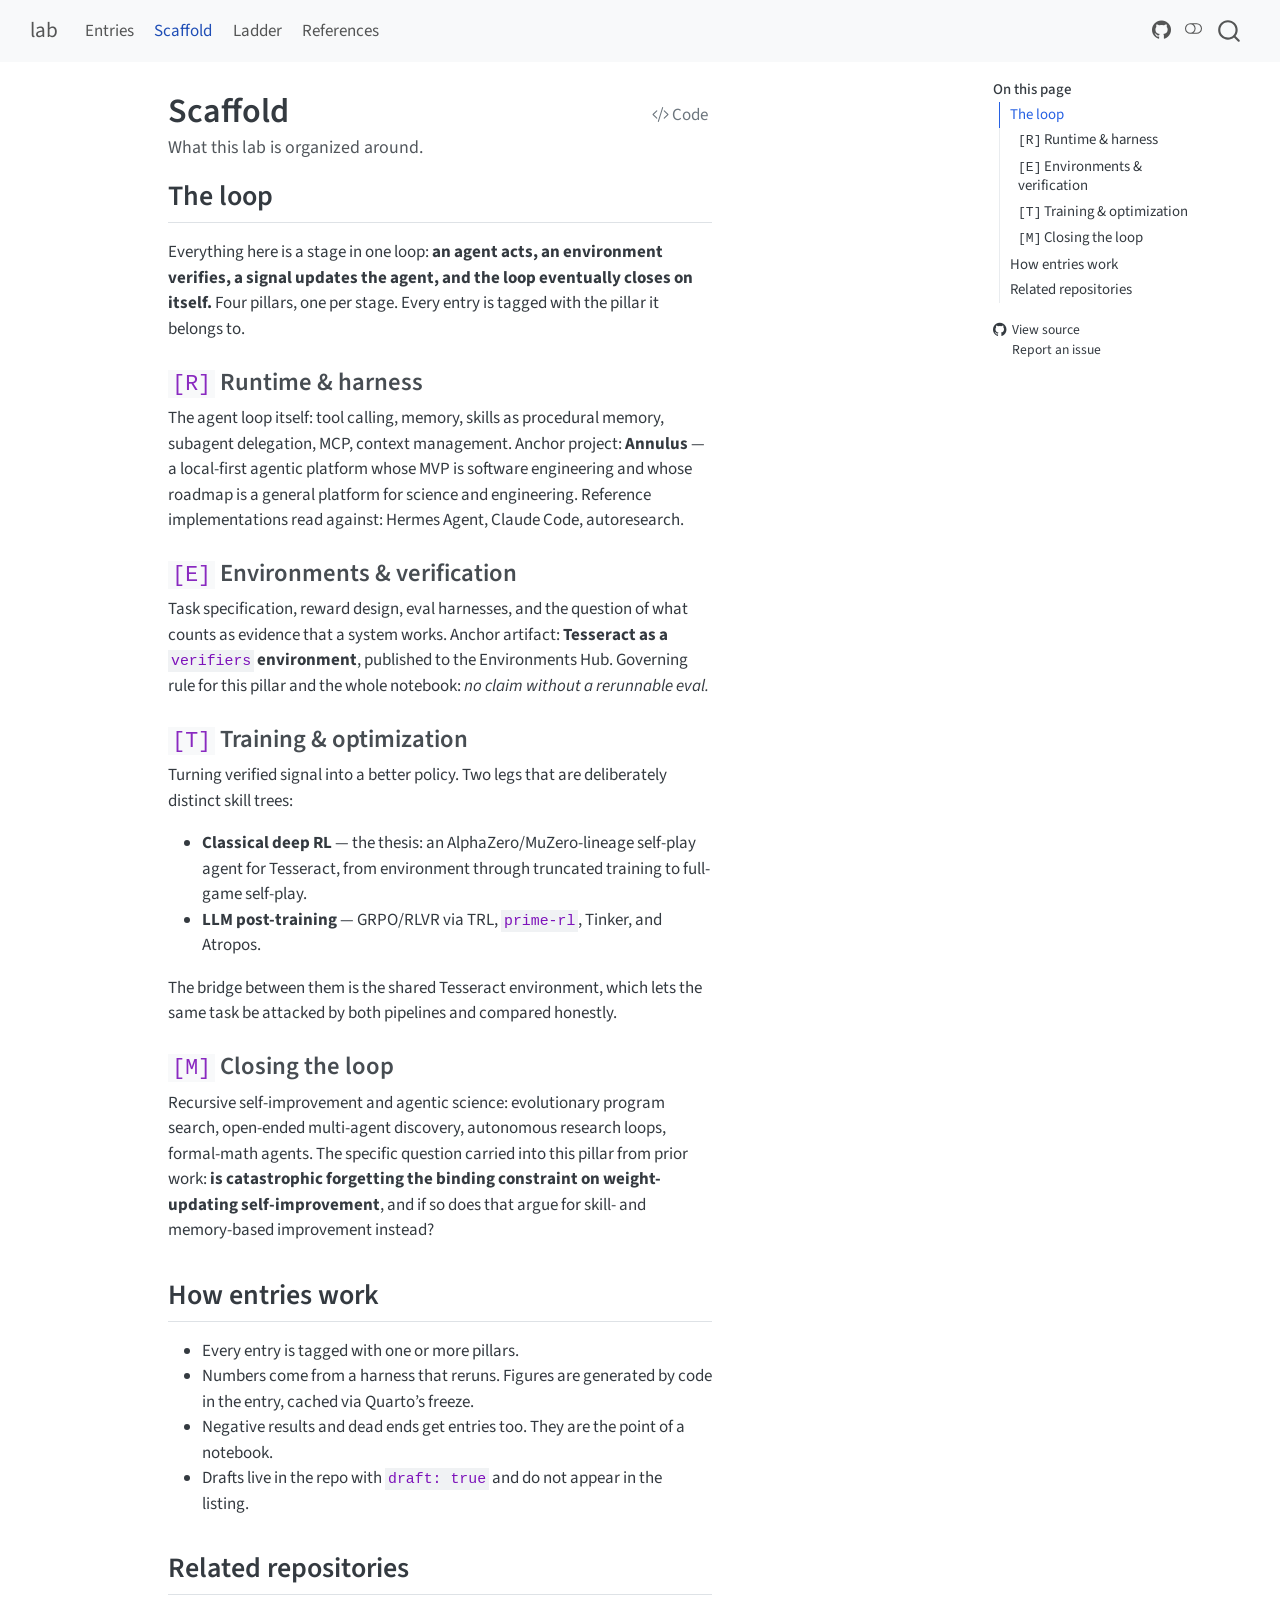
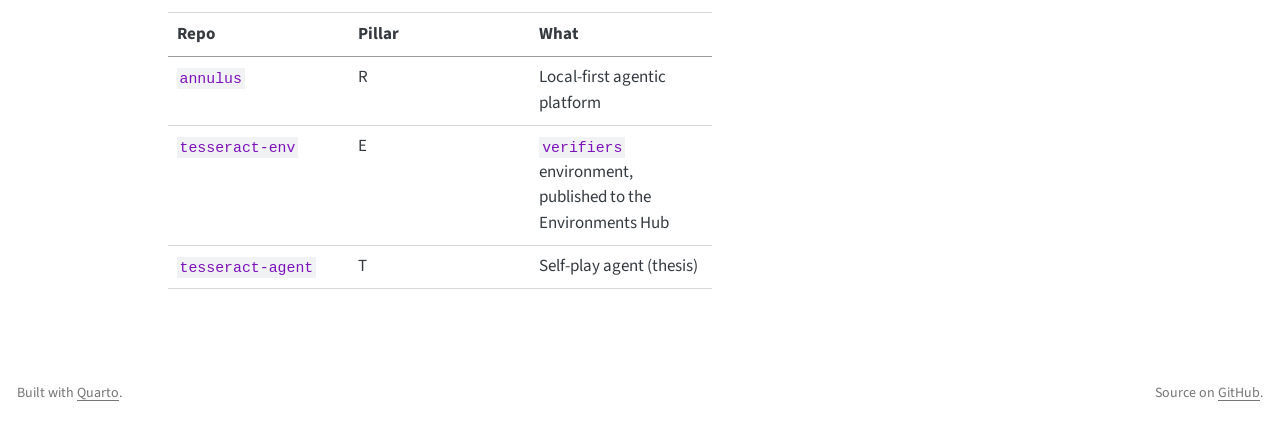
<file: about.html>
<!DOCTYPE html>
<html xmlns="http://www.w3.org/1999/xhtml" lang="en" xml:lang="en"><head>

<meta charset="utf-8">
<meta name="generator" content="quarto-1.9.38">

<meta name="viewport" content="width=device-width, initial-scale=1.0, user-scalable=yes">

<meta name="description" content="What this lab is organized around.">

<title>Scaffold – lab</title>
<style>
/* Default styles provided by pandoc.
** See https://pandoc.org/MANUAL.html#variables-for-html for config info.
*/
code{white-space: pre-wrap;}
span.smallcaps{font-variant: small-caps;}
div.columns{display: flex; gap: min(4vw, 1.5em);}
div.column{flex: auto; overflow-x: auto;}
div.hanging-indent{margin-left: 1.5em; text-indent: -1.5em;}
ul.task-list{list-style: none;}
ul.task-list li input[type="checkbox"] {
  width: 0.8em;
  margin: 0 0.8em 0.2em -1em; /* quarto-specific, see https://github.com/quarto-dev/quarto-cli/issues/4556 */ 
  vertical-align: middle;
}
/* CSS for syntax highlighting */
html { -webkit-text-size-adjust: 100%; }
pre > code.sourceCode { white-space: pre; position: relative; }
pre > code.sourceCode > span { display: inline-block; line-height: 1.25; }
pre > code.sourceCode > span:empty { height: 1.2em; }
.sourceCode { overflow: visible; }
code.sourceCode > span { color: inherit; text-decoration: inherit; }
div.sourceCode { margin: 1em 0; }
pre.sourceCode { margin: 0; }
@media screen {
div.sourceCode { overflow: auto; }
}
@media print {
pre > code.sourceCode { white-space: pre-wrap; }
pre > code.sourceCode > span { text-indent: -5em; padding-left: 5em; }
}
pre.numberSource code
  { counter-reset: source-line 0; }
pre.numberSource code > span
  { position: relative; left: -4em; counter-increment: source-line; }
pre.numberSource code > span > a:first-child::before
  { content: counter(source-line);
    position: relative; left: -1em; text-align: right; vertical-align: baseline;
    border: none; display: inline-block;
    -webkit-touch-callout: none; -webkit-user-select: none;
    -khtml-user-select: none; -moz-user-select: none;
    -ms-user-select: none; user-select: none;
    padding: 0 4px; width: 4em;
  }
pre.numberSource { margin-left: 3em;  padding-left: 4px; }
div.sourceCode
  {   }
@media screen {
pre > code.sourceCode > span > a:first-child::before { text-decoration: underline; }
}
</style>


<script src="site_libs/quarto-nav/quarto-nav.js"></script>
<script src="site_libs/quarto-nav/headroom.min.js"></script>
<script src="site_libs/clipboard/clipboard.min.js"></script>
<script src="site_libs/quarto-search/autocomplete.umd.js"></script>
<script src="site_libs/quarto-search/fuse.min.js"></script>
<script src="site_libs/quarto-search/quarto-search.js"></script>
<meta name="quarto:offset" content="./">
<script src="site_libs/quarto-html/quarto.js" type="module"></script>
<script src="site_libs/quarto-html/tabsets/tabsets.js" type="module"></script>
<script src="site_libs/quarto-html/popper.min.js"></script>
<script src="site_libs/quarto-html/tippy.umd.min.js"></script>
<script src="site_libs/quarto-html/anchor.min.js"></script>
<link href="site_libs/quarto-html/tippy.css" rel="stylesheet">
<link href="site_libs/quarto-html/quarto-syntax-highlighting-de63f62b328812d8e578a4d74e282472.css" rel="stylesheet" class="quarto-color-scheme" id="quarto-text-highlighting-styles">
<link href="site_libs/quarto-html/quarto-syntax-highlighting-dark-6b6957c917596b414ec0b78690761e87.css" rel="stylesheet" class="quarto-color-scheme quarto-color-alternate" id="quarto-text-highlighting-styles">
<link href="site_libs/quarto-html/quarto-syntax-highlighting-de63f62b328812d8e578a4d74e282472.css" rel="stylesheet" class="quarto-color-scheme-extra" id="quarto-text-highlighting-styles">
<script src="site_libs/bootstrap/bootstrap.min.js"></script>
<link href="site_libs/bootstrap/bootstrap-icons.css" rel="stylesheet">
<link href="site_libs/bootstrap/bootstrap-7c8f0efb2d082e8c944f415d388773fc.min.css" rel="stylesheet" append-hash="true" class="quarto-color-scheme" id="quarto-bootstrap" data-mode="light">
<link href="site_libs/bootstrap/bootstrap-dark-fd76be33e3b631dfb9d60fb6760bf081.min.css" rel="stylesheet" append-hash="true" class="quarto-color-scheme quarto-color-alternate" id="quarto-bootstrap" data-mode="dark">
<link href="site_libs/bootstrap/bootstrap-7c8f0efb2d082e8c944f415d388773fc.min.css" rel="stylesheet" append-hash="true" class="quarto-color-scheme-extra" id="quarto-bootstrap" data-mode="light">
<script id="quarto-search-options" type="application/json">{
  "location": "navbar",
  "copy-button": false,
  "collapse-after": 3,
  "panel-placement": "end",
  "type": "overlay",
  "limit": 50,
  "keyboard-shortcut": [
    "f",
    "/",
    "s"
  ],
  "show-item-context": false,
  "language": {
    "search-no-results-text": "No results",
    "search-matching-documents-text": "matching documents",
    "search-copy-link-title": "Copy link to search",
    "search-hide-matches-text": "Hide additional matches",
    "search-more-match-text": "more match in this document",
    "search-more-matches-text": "more matches in this document",
    "search-clear-button-title": "Clear",
    "search-text-placeholder": "",
    "search-detached-cancel-button-title": "Cancel",
    "search-submit-button-title": "Submit",
    "search-label": "Search"
  }
}</script>


<link rel="stylesheet" href="styles.css">
<meta property="og:title" content="Scaffold – lab">
<meta property="og:description" content="What this lab is organized around.">
<meta property="og:site_name" content="lab">
<meta name="twitter:title" content="Scaffold – lab">
<meta name="twitter:description" content="What this lab is organized around.">
<meta name="twitter:card" content="summary">
</head>

<body class="nav-fixed quarto-light"><script id="quarto-html-before-body" type="application/javascript">
    const toggleBodyColorMode = (bsSheetEl) => {
      const mode = bsSheetEl.getAttribute("data-mode");
      const bodyEl = window.document.querySelector("body");
      if (mode === "dark") {
        bodyEl.classList.add("quarto-dark");
        bodyEl.classList.remove("quarto-light");
      } else {
        bodyEl.classList.add("quarto-light");
        bodyEl.classList.remove("quarto-dark");
      }
    }
    const toggleBodyColorPrimary = () => {
      const bsSheetEl = window.document.querySelector("link#quarto-bootstrap:not([rel=disabled-stylesheet])");
      if (bsSheetEl) {
        toggleBodyColorMode(bsSheetEl);
      }
    }
    const setColorSchemeToggle = (alternate) => {
      const toggles = window.document.querySelectorAll('.quarto-color-scheme-toggle');
      for (let i=0; i < toggles.length; i++) {
        const toggle = toggles[i];
        if (toggle) {
          if (alternate) {
            toggle.classList.add("alternate");
          } else {
            toggle.classList.remove("alternate");
          }
        }
      }
    };
    const toggleColorMode = (alternate) => {
      // Switch the stylesheets
      const primaryStylesheets = window.document.querySelectorAll('link.quarto-color-scheme:not(.quarto-color-alternate)');
      const alternateStylesheets = window.document.querySelectorAll('link.quarto-color-scheme.quarto-color-alternate');
      manageTransitions('#quarto-margin-sidebar .nav-link', false);
      if (alternate) {
        // note: dark is layered on light, we don't disable primary!
        enableStylesheet(alternateStylesheets);
        for (const sheetNode of alternateStylesheets) {
          if (sheetNode.id === "quarto-bootstrap") {
            toggleBodyColorMode(sheetNode);
          }
        }
      } else {
        disableStylesheet(alternateStylesheets);
        enableStylesheet(primaryStylesheets)
        toggleBodyColorPrimary();
      }
      manageTransitions('#quarto-margin-sidebar .nav-link', true);
      // Switch the toggles
      setColorSchemeToggle(alternate)
      // Hack to workaround the fact that safari doesn't
      // properly recolor the scrollbar when toggling (#1455)
      if (navigator.userAgent.indexOf('Safari') > 0 && navigator.userAgent.indexOf('Chrome') == -1) {
        manageTransitions("body", false);
        window.scrollTo(0, 1);
        setTimeout(() => {
          window.scrollTo(0, 0);
          manageTransitions("body", true);
        }, 40);
      }
    }
    const disableStylesheet = (stylesheets) => {
      for (let i=0; i < stylesheets.length; i++) {
        const stylesheet = stylesheets[i];
        stylesheet.rel = 'disabled-stylesheet';
      }
    }
    const enableStylesheet = (stylesheets) => {
      for (let i=0; i < stylesheets.length; i++) {
        const stylesheet = stylesheets[i];
        if(stylesheet.rel !== 'stylesheet') { // for Chrome, which will still FOUC without this check
          stylesheet.rel = 'stylesheet';
        }
      }
    }
    const manageTransitions = (selector, allowTransitions) => {
      const els = window.document.querySelectorAll(selector);
      for (let i=0; i < els.length; i++) {
        const el = els[i];
        if (allowTransitions) {
          el.classList.remove('notransition');
        } else {
          el.classList.add('notransition');
        }
      }
    }
    const isFileUrl = () => {
      return window.location.protocol === 'file:';
    }
    const hasAlternateSentinel = () => {
      let styleSentinel = getColorSchemeSentinel();
      if (styleSentinel !== null) {
        return styleSentinel === "alternate";
      } else {
        return false;
      }
    }
    const setStyleSentinel = (alternate) => {
      const value = alternate ? "alternate" : "default";
      if (!isFileUrl()) {
        window.localStorage.setItem("quarto-color-scheme", value);
      } else {
        localAlternateSentinel = value;
      }
    }
    const getColorSchemeSentinel = () => {
      if (!isFileUrl()) {
        const storageValue = window.localStorage.getItem("quarto-color-scheme");
        return storageValue != null ? storageValue : localAlternateSentinel;
      } else {
        return localAlternateSentinel;
      }
    }
    const toggleGiscusIfUsed = (isAlternate, darkModeDefault) => {
      const baseTheme = document.querySelector('#giscus-base-theme')?.value ?? 'light';
      const alternateTheme = document.querySelector('#giscus-alt-theme')?.value ?? 'dark';
      let newTheme = '';
      if(authorPrefersDark) {
        newTheme = isAlternate ? baseTheme : alternateTheme;
      } else {
        newTheme = isAlternate ? alternateTheme : baseTheme;
      }
      const changeGiscusTheme = () => {
        // From: https://github.com/giscus/giscus/issues/336
        const sendMessage = (message) => {
          const iframe = document.querySelector('iframe.giscus-frame');
          if (!iframe) return;
          iframe.contentWindow.postMessage({ giscus: message }, 'https://giscus.app');
        }
        sendMessage({
          setConfig: {
            theme: newTheme
          }
        });
      }
      const isGiscussLoaded = window.document.querySelector('iframe.giscus-frame') !== null;
      if (isGiscussLoaded) {
        changeGiscusTheme();
      }
    };
    const authorPrefersDark = false;
    const darkModeDefault = authorPrefersDark;
      document.querySelector('link#quarto-text-highlighting-styles.quarto-color-scheme-extra').rel = 'disabled-stylesheet';
      document.querySelector('link#quarto-bootstrap.quarto-color-scheme-extra').rel = 'disabled-stylesheet';
    let localAlternateSentinel = darkModeDefault ? 'alternate' : 'default';
    // Dark / light mode switch
    window.quartoToggleColorScheme = () => {
      // Read the current dark / light value
      let toAlternate = !hasAlternateSentinel();
      toggleColorMode(toAlternate);
      setStyleSentinel(toAlternate);
      toggleGiscusIfUsed(toAlternate, darkModeDefault);
      window.dispatchEvent(new Event('resize'));
    };
    // Switch to dark mode if need be
    if (hasAlternateSentinel()) {
      toggleColorMode(true);
    } else {
      toggleColorMode(false);
    }
  </script>

<div id="quarto-search-results"></div>
  <header id="quarto-header" class="headroom fixed-top">
    <nav class="navbar navbar-expand-lg " data-bs-theme="dark">
      <div class="navbar-container container-fluid">
      <div class="navbar-brand-container mx-auto">
    <a class="navbar-brand" href="./index.html">
    <span class="navbar-title">lab</span>
    </a>
  </div>
            <div id="quarto-search" class="" title="Search"></div>
          <button class="navbar-toggler" type="button" data-bs-toggle="collapse" data-bs-target="#navbarCollapse" aria-controls="navbarCollapse" role="menu" aria-expanded="false" aria-label="Toggle navigation" onclick="if (window.quartoToggleHeadroom) { window.quartoToggleHeadroom(); }">
  <span class="navbar-toggler-icon"></span>
</button>
          <div class="collapse navbar-collapse" id="navbarCollapse">
            <ul class="navbar-nav navbar-nav-scroll me-auto">
  <li class="nav-item">
    <a class="nav-link" href="./index.html"> 
<span class="menu-text">Entries</span></a>
  </li>  
  <li class="nav-item">
    <a class="nav-link active" href="./about.html" aria-current="page"> 
<span class="menu-text">Scaffold</span></a>
  </li>  
  <li class="nav-item">
    <a class="nav-link" href="./ladder.html"> 
<span class="menu-text">Ladder</span></a>
  </li>  
  <li class="nav-item">
    <a class="nav-link" href="./references.html"> 
<span class="menu-text">References</span></a>
  </li>  
</ul>
            <ul class="navbar-nav navbar-nav-scroll ms-auto">
  <li class="nav-item compact">
    <a class="nav-link" href="https://github.com/johngrahamreynolds"> <i class="bi bi-github" role="img" aria-label="GitHub">
</i> 
<span class="menu-text"></span></a>
  </li>  
</ul>
          </div> <!-- /navcollapse -->
            <div class="quarto-navbar-tools">
  <a href="" class="quarto-color-scheme-toggle quarto-navigation-tool  px-1" onclick="window.quartoToggleColorScheme(); return false;" title="Toggle dark mode"><i class="bi"></i></a>
</div>
      </div> <!-- /container-fluid -->
    </nav>
</header>
<!-- content -->
<div id="quarto-content" class="quarto-container page-columns page-rows-contents page-layout-article page-navbar">
<!-- sidebar -->
<!-- margin-sidebar -->
    <div id="quarto-margin-sidebar" class="sidebar margin-sidebar">
        <nav id="TOC" role="doc-toc" class="toc-active">
    <h2 id="toc-title">On this page</h2>
   
  <ul>
  <li><a href="#the-loop" id="toc-the-loop" class="nav-link active" data-scroll-target="#the-loop">The loop</a>
  <ul class="collapse">
  <li><a href="#r-runtime-harness" id="toc-r-runtime-harness" class="nav-link" data-scroll-target="#r-runtime-harness"><code>[R]</code> Runtime &amp; harness</a></li>
  <li><a href="#e-environments-verification" id="toc-e-environments-verification" class="nav-link" data-scroll-target="#e-environments-verification"><code>[E]</code> Environments &amp; verification</a></li>
  <li><a href="#t-training-optimization" id="toc-t-training-optimization" class="nav-link" data-scroll-target="#t-training-optimization"><code>[T]</code> Training &amp; optimization</a></li>
  <li><a href="#m-closing-the-loop" id="toc-m-closing-the-loop" class="nav-link" data-scroll-target="#m-closing-the-loop"><code>[M]</code> Closing the loop</a></li>
  </ul></li>
  <li><a href="#how-entries-work" id="toc-how-entries-work" class="nav-link" data-scroll-target="#how-entries-work">How entries work</a></li>
  <li><a href="#related-repositories" id="toc-related-repositories" class="nav-link" data-scroll-target="#related-repositories">Related repositories</a></li>
  </ul>
<div class="toc-actions"><ul><li><a href="https://github.com/johngrahamreynolds/lab/blob/main/about.qmd" class="toc-action"><i class="bi bi-github"></i>View source</a></li><li><a href="https://github.com/johngrahamreynolds/lab/issues/new" class="toc-action"><i class="bi empty"></i>Report an issue</a></li></ul></div></nav>
    </div>
<!-- main -->
<main class="content" id="quarto-document-content">


<header id="title-block-header" class="quarto-title-block default">
<div class="quarto-title">
<div class="quarto-title-block"><div><h1 class="title">Scaffold</h1><button type="button" class="btn code-tools-button" id="quarto-code-tools-source"><i class="bi"></i> Code</button></div></div>
</div>

<div>
  <div class="description">
    What this lab is organized around.
  </div>
</div>


<div class="quarto-title-meta">

    
  
    
  </div>
  


</header>


<section id="the-loop" class="level2">
<h2 class="anchored" data-anchor-id="the-loop">The loop</h2>
<p>Everything here is a stage in one loop: <strong>an agent acts, an environment verifies, a signal updates the agent, and the loop eventually closes on itself.</strong> Four pillars, one per stage. Every entry is tagged with the pillar it belongs to.</p>
<section id="r-runtime-harness" class="level3">
<h3 class="anchored" data-anchor-id="r-runtime-harness"><code>[R]</code> Runtime &amp; harness</h3>
<p>The agent loop itself: tool calling, memory, skills as procedural memory, subagent delegation, MCP, context management. Anchor project: <strong>Annulus</strong> — a local-first agentic platform whose MVP is software engineering and whose roadmap is a general platform for science and engineering. Reference implementations read against: Hermes Agent, Claude Code, autoresearch.</p>
</section>
<section id="e-environments-verification" class="level3">
<h3 class="anchored" data-anchor-id="e-environments-verification"><code>[E]</code> Environments &amp; verification</h3>
<p>Task specification, reward design, eval harnesses, and the question of what counts as evidence that a system works. Anchor artifact: <strong>Tesseract as a <code>verifiers</code> environment</strong>, published to the Environments Hub. Governing rule for this pillar and the whole notebook: <em>no claim without a rerunnable eval.</em></p>
</section>
<section id="t-training-optimization" class="level3">
<h3 class="anchored" data-anchor-id="t-training-optimization"><code>[T]</code> Training &amp; optimization</h3>
<p>Turning verified signal into a better policy. Two legs that are deliberately distinct skill trees:</p>
<ul>
<li><strong>Classical deep RL</strong> — the thesis: an AlphaZero/MuZero-lineage self-play agent for Tesseract, from environment through truncated training to full-game self-play.</li>
<li><strong>LLM post-training</strong> — GRPO/RLVR via TRL, <code>prime-rl</code>, Tinker, and Atropos.</li>
</ul>
<p>The bridge between them is the shared Tesseract environment, which lets the same task be attacked by both pipelines and compared honestly.</p>
</section>
<section id="m-closing-the-loop" class="level3">
<h3 class="anchored" data-anchor-id="m-closing-the-loop"><code>[M]</code> Closing the loop</h3>
<p>Recursive self-improvement and agentic science: evolutionary program search, open-ended multi-agent discovery, autonomous research loops, formal-math agents. The specific question carried into this pillar from prior work: <strong>is catastrophic forgetting the binding constraint on weight-updating self-improvement</strong>, and if so does that argue for skill- and memory-based improvement instead?</p>
</section>
</section>
<section id="how-entries-work" class="level2">
<h2 class="anchored" data-anchor-id="how-entries-work">How entries work</h2>
<ul>
<li>Every entry is tagged with one or more pillars.</li>
<li>Numbers come from a harness that reruns. Figures are generated by code in the entry, cached via Quarto’s freeze.</li>
<li>Negative results and dead ends get entries too. They are the point of a notebook.</li>
<li>Drafts live in the repo with <code>draft: true</code> and do not appear in the listing.</li>
</ul>
</section>
<section id="related-repositories" class="level2">
<h2 class="anchored" data-anchor-id="related-repositories">Related repositories</h2>
<table class="caption-top table">
<colgroup>
<col style="width: 33%">
<col style="width: 33%">
<col style="width: 33%">
</colgroup>
<thead>
<tr class="header">
<th>Repo</th>
<th>Pillar</th>
<th>What</th>
</tr>
</thead>
<tbody>
<tr class="odd">
<td><code>annulus</code></td>
<td>R</td>
<td>Local-first agentic platform</td>
</tr>
<tr class="even">
<td><code>tesseract-env</code></td>
<td>E</td>
<td><code>verifiers</code> environment, published to the Environments Hub</td>
</tr>
<tr class="odd">
<td><code>tesseract-agent</code></td>
<td>T</td>
<td>Self-play agent (thesis)</td>
</tr>
</tbody>
</table>


<!-- -->

</section>

</main> <!-- /main -->
<script id="quarto-html-after-body" type="application/javascript">
  window.document.addEventListener("DOMContentLoaded", function (event) {
    // Ensure there is a toggle, if there isn't float one in the top right
    if (window.document.querySelector('.quarto-color-scheme-toggle') === null) {
      const a = window.document.createElement('a');
      a.classList.add('top-right');
      a.classList.add('quarto-color-scheme-toggle');
      a.href = "";
      a.onclick = function() { try { window.quartoToggleColorScheme(); } catch {} return false; };
      const i = window.document.createElement("i");
      i.classList.add('bi');
      a.appendChild(i);
      window.document.body.appendChild(a);
    }
    setColorSchemeToggle(hasAlternateSentinel())
    const icon = "";
    const anchorJS = new window.AnchorJS();
    anchorJS.options = {
      placement: 'right',
      icon: icon
    };
    anchorJS.add('.anchored');
    const isCodeAnnotation = (el) => {
      for (const clz of el.classList) {
        if (clz.startsWith('code-annotation-')) {                     
          return true;
        }
      }
      return false;
    }
    const onCopySuccess = function(e) {
      // button target
      const button = e.trigger;
      // don't keep focus
      button.blur();
      // flash "checked"
      button.classList.add('code-copy-button-checked');
      var currentTitle = button.getAttribute("title");
      button.setAttribute("title", "Copied!");
      let tooltip;
      if (window.bootstrap) {
        button.setAttribute("data-bs-toggle", "tooltip");
        button.setAttribute("data-bs-placement", "left");
        button.setAttribute("data-bs-title", "Copied!");
        tooltip = new bootstrap.Tooltip(button, 
          { trigger: "manual", 
            customClass: "code-copy-button-tooltip",
            offset: [0, -8]});
        tooltip.show();    
      }
      setTimeout(function() {
        if (tooltip) {
          tooltip.hide();
          button.removeAttribute("data-bs-title");
          button.removeAttribute("data-bs-toggle");
          button.removeAttribute("data-bs-placement");
        }
        button.setAttribute("title", currentTitle);
        button.classList.remove('code-copy-button-checked');
      }, 1000);
      // clear code selection
      e.clearSelection();
    }
    const getTextToCopy = function(trigger) {
      const outerScaffold = trigger.parentElement.cloneNode(true);
      const codeEl = outerScaffold.querySelector('code');
      for (const childEl of codeEl.children) {
        if (isCodeAnnotation(childEl)) {
          childEl.remove();
        }
      }
      return codeEl.innerText;
    }
    const clipboard = new window.ClipboardJS('.code-copy-button:not([data-in-quarto-modal])', {
      text: getTextToCopy
    });
    clipboard.on('success', onCopySuccess);
    if (window.document.getElementById('quarto-embedded-source-code-modal')) {
      const clipboardModal = new window.ClipboardJS('.code-copy-button[data-in-quarto-modal]', {
        text: getTextToCopy,
        container: window.document.getElementById('quarto-embedded-source-code-modal')
      });
      clipboardModal.on('success', onCopySuccess);
    }
    const viewSource = window.document.getElementById('quarto-view-source') ||
                       window.document.getElementById('quarto-code-tools-source');
    if (viewSource) {
      const sourceUrl = viewSource.getAttribute("data-quarto-source-url");
      viewSource.addEventListener("click", function(e) {
        if (sourceUrl) {
          // rstudio viewer pane
          if (/\bcapabilities=\b/.test(window.location)) {
            window.open(sourceUrl);
          } else {
            window.location.href = sourceUrl;
          }
        } else {
          const modal = new bootstrap.Modal(document.getElementById('quarto-embedded-source-code-modal'));
          modal.show();
        }
        return false;
      });
    }
    function toggleCodeHandler(show) {
      return function(e) {
        const detailsSrc = window.document.querySelectorAll(".cell > details > .sourceCode");
        for (let i=0; i<detailsSrc.length; i++) {
          const details = detailsSrc[i].parentElement;
          if (show) {
            details.open = true;
          } else {
            details.removeAttribute("open");
          }
        }
        const cellCodeDivs = window.document.querySelectorAll(".cell > .sourceCode");
        const fromCls = show ? "hidden" : "unhidden";
        const toCls = show ? "unhidden" : "hidden";
        for (let i=0; i<cellCodeDivs.length; i++) {
          const codeDiv = cellCodeDivs[i];
          if (codeDiv.classList.contains(fromCls)) {
            codeDiv.classList.remove(fromCls);
            codeDiv.classList.add(toCls);
          } 
        }
        return false;
      }
    }
    const hideAllCode = window.document.getElementById("quarto-hide-all-code");
    if (hideAllCode) {
      hideAllCode.addEventListener("click", toggleCodeHandler(false));
    }
    const showAllCode = window.document.getElementById("quarto-show-all-code");
    if (showAllCode) {
      showAllCode.addEventListener("click", toggleCodeHandler(true));
    }
      var localhostRegex = new RegExp(/^(?:http|https):\/\/localhost\:?[0-9]*\//);
      var mailtoRegex = new RegExp(/^mailto:/);
        var filterRegex = new RegExp("https:\/\/johngrahamreynolds\.github\.io\/lab");
      var isInternal = (href) => {
          return filterRegex.test(href) || localhostRegex.test(href) || mailtoRegex.test(href);
      }
      // Inspect non-navigation links and adorn them if external
     var links = window.document.querySelectorAll('a[href]:not(.nav-link):not(.navbar-brand):not(.toc-action):not(.sidebar-link):not(.sidebar-item-toggle):not(.pagination-link):not(.no-external):not([aria-hidden]):not(.dropdown-item):not(.quarto-navigation-tool):not(.about-link)');
      for (var i=0; i<links.length; i++) {
        const link = links[i];
        if (!isInternal(link.href)) {
          // undo the damage that might have been done by quarto-nav.js in the case of
          // links that we want to consider external
          if (link.dataset.originalHref !== undefined) {
            link.href = link.dataset.originalHref;
          }
            // target, if specified
            link.setAttribute("target", "_blank");
            if (link.getAttribute("rel") === null) {
              link.setAttribute("rel", "noopener");
            }
        }
      }
    function tippyHover(el, contentFn, onTriggerFn, onUntriggerFn) {
      const config = {
        allowHTML: true,
        maxWidth: 500,
        delay: 100,
        arrow: false,
        appendTo: function(el) {
            return el.parentElement;
        },
        interactive: true,
        interactiveBorder: 10,
        theme: 'quarto',
        placement: 'bottom-start',
      };
      if (contentFn) {
        config.content = contentFn;
      }
      if (onTriggerFn) {
        config.onTrigger = onTriggerFn;
      }
      if (onUntriggerFn) {
        config.onUntrigger = onUntriggerFn;
      }
      window.tippy(el, config); 
    }
    const noterefs = window.document.querySelectorAll('a[role="doc-noteref"]');
    for (var i=0; i<noterefs.length; i++) {
      const ref = noterefs[i];
      tippyHover(ref, function() {
        // use id or data attribute instead here
        let href = ref.getAttribute('data-footnote-href') || ref.getAttribute('href');
        try { href = new URL(href).hash; } catch {}
        const id = href.replace(/^#\/?/, "");
        const note = window.document.getElementById(id);
        if (note) {
          return note.innerHTML;
        } else {
          return "";
        }
      });
    }
    const xrefs = window.document.querySelectorAll('a.quarto-xref');
    const processXRef = (id, note) => {
      // Strip column container classes
      const stripColumnClz = (el) => {
        el.classList.remove("page-full", "page-columns");
        if (el.children) {
          for (const child of el.children) {
            stripColumnClz(child);
          }
        }
      }
      stripColumnClz(note)
      if (id === null || id.startsWith('sec-')) {
        // Special case sections, only their first couple elements
        const container = document.createElement("div");
        if (note.children && note.children.length > 2) {
          container.appendChild(note.children[0].cloneNode(true));
          for (let i = 1; i < note.children.length; i++) {
            const child = note.children[i];
            if (child.tagName === "P" && child.innerText === "") {
              continue;
            } else {
              container.appendChild(child.cloneNode(true));
              break;
            }
          }
          if (window.Quarto?.typesetMath) {
            window.Quarto.typesetMath(container);
          }
          return container.innerHTML
        } else {
          if (window.Quarto?.typesetMath) {
            window.Quarto.typesetMath(note);
          }
          return note.innerHTML;
        }
      } else {
        // Remove any anchor links if they are present
        const anchorLink = note.querySelector('a.anchorjs-link');
        if (anchorLink) {
          anchorLink.remove();
        }
        if (window.Quarto?.typesetMath) {
          window.Quarto.typesetMath(note);
        }
        if (note.classList.contains("callout")) {
          return note.outerHTML;
        } else {
          return note.innerHTML;
        }
      }
    }
    for (var i=0; i<xrefs.length; i++) {
      const xref = xrefs[i];
      tippyHover(xref, undefined, function(instance) {
        instance.disable();
        let url = xref.getAttribute('href');
        let hash = undefined; 
        if (url.startsWith('#')) {
          hash = url;
        } else {
          try { hash = new URL(url).hash; } catch {}
        }
        if (hash) {
          const id = hash.replace(/^#\/?/, "");
          const note = window.document.getElementById(id);
          if (note !== null) {
            try {
              const html = processXRef(id, note.cloneNode(true));
              instance.setContent(html);
            } finally {
              instance.enable();
              instance.show();
            }
          } else {
            // See if we can fetch this
            fetch(url.split('#')[0])
            .then(res => res.text())
            .then(html => {
              const parser = new DOMParser();
              const htmlDoc = parser.parseFromString(html, "text/html");
              const note = htmlDoc.getElementById(id);
              if (note !== null) {
                const html = processXRef(id, note);
                instance.setContent(html);
              } 
            }).finally(() => {
              instance.enable();
              instance.show();
            });
          }
        } else {
          // See if we can fetch a full url (with no hash to target)
          // This is a special case and we should probably do some content thinning / targeting
          fetch(url)
          .then(res => res.text())
          .then(html => {
            const parser = new DOMParser();
            const htmlDoc = parser.parseFromString(html, "text/html");
            const note = htmlDoc.querySelector('main.content');
            if (note !== null) {
              // This should only happen for chapter cross references
              // (since there is no id in the URL)
              // remove the first header
              if (note.children.length > 0 && note.children[0].tagName === "HEADER") {
                note.children[0].remove();
              }
              const html = processXRef(null, note);
              instance.setContent(html);
            } 
          }).finally(() => {
            instance.enable();
            instance.show();
          });
        }
      }, function(instance) {
      });
    }
        let selectedAnnoteEl;
        const selectorForAnnotation = ( cell, annotation) => {
          let cellAttr = 'data-code-cell="' + cell + '"';
          let lineAttr = 'data-code-annotation="' +  annotation + '"';
          const selector = 'span[' + cellAttr + '][' + lineAttr + ']';
          return selector;
        }
        const selectCodeLines = (annoteEl) => {
          const doc = window.document;
          const targetCell = annoteEl.getAttribute("data-target-cell");
          const targetAnnotation = annoteEl.getAttribute("data-target-annotation");
          const annoteSpan = window.document.querySelector(selectorForAnnotation(targetCell, targetAnnotation));
          const lines = annoteSpan.getAttribute("data-code-lines").split(",");
          const lineIds = lines.map((line) => {
            return targetCell + "-" + line;
          })
          let top = null;
          let height = null;
          let parent = null;
          if (lineIds.length > 0) {
              //compute the position of the single el (top and bottom and make a div)
              const el = window.document.getElementById(lineIds[0]);
              top = el.offsetTop;
              height = el.offsetHeight;
              parent = el.parentElement.parentElement;
            if (lineIds.length > 1) {
              const lastEl = window.document.getElementById(lineIds[lineIds.length - 1]);
              const bottom = lastEl.offsetTop + lastEl.offsetHeight;
              height = bottom - top;
            }
            if (top !== null && height !== null && parent !== null) {
              // cook up a div (if necessary) and position it 
              let div = window.document.getElementById("code-annotation-line-highlight");
              if (div === null) {
                div = window.document.createElement("div");
                div.setAttribute("id", "code-annotation-line-highlight");
                div.style.position = 'absolute';
                parent.appendChild(div);
              }
              div.style.top = top - 2 + "px";
              div.style.height = height + 4 + "px";
              div.style.left = 0;
              let gutterDiv = window.document.getElementById("code-annotation-line-highlight-gutter");
              if (gutterDiv === null) {
                gutterDiv = window.document.createElement("div");
                gutterDiv.setAttribute("id", "code-annotation-line-highlight-gutter");
                gutterDiv.style.position = 'absolute';
                const codeCell = window.document.getElementById(targetCell);
                const gutter = codeCell.querySelector('.code-annotation-gutter');
                gutter.appendChild(gutterDiv);
              }
              gutterDiv.style.top = top - 2 + "px";
              gutterDiv.style.height = height + 4 + "px";
            }
            selectedAnnoteEl = annoteEl;
          }
        };
        const unselectCodeLines = () => {
          const elementsIds = ["code-annotation-line-highlight", "code-annotation-line-highlight-gutter"];
          elementsIds.forEach((elId) => {
            const div = window.document.getElementById(elId);
            if (div) {
              div.remove();
            }
          });
          selectedAnnoteEl = undefined;
        };
          // Handle positioning of the toggle
      window.addEventListener(
        "resize",
        throttle(() => {
          elRect = undefined;
          if (selectedAnnoteEl) {
            selectCodeLines(selectedAnnoteEl);
          }
        }, 10)
      );
      function throttle(fn, ms) {
      let throttle = false;
      let timer;
        return (...args) => {
          if(!throttle) { // first call gets through
              fn.apply(this, args);
              throttle = true;
          } else { // all the others get throttled
              if(timer) clearTimeout(timer); // cancel #2
              timer = setTimeout(() => {
                fn.apply(this, args);
                timer = throttle = false;
              }, ms);
          }
        };
      }
        // Attach click handler to the DT
        const annoteDls = window.document.querySelectorAll('dt[data-target-cell]');
        for (const annoteDlNode of annoteDls) {
          annoteDlNode.addEventListener('click', (event) => {
            const clickedEl = event.target;
            if (clickedEl !== selectedAnnoteEl) {
              unselectCodeLines();
              const activeEl = window.document.querySelector('dt[data-target-cell].code-annotation-active');
              if (activeEl) {
                activeEl.classList.remove('code-annotation-active');
              }
              selectCodeLines(clickedEl);
              clickedEl.classList.add('code-annotation-active');
            } else {
              // Unselect the line
              unselectCodeLines();
              clickedEl.classList.remove('code-annotation-active');
            }
          });
        }
    const findCites = (el) => {
      const parentEl = el.parentElement;
      if (parentEl) {
        const cites = parentEl.dataset.cites;
        if (cites) {
          return {
            el,
            cites: cites.split(' ')
          };
        } else {
          return findCites(el.parentElement)
        }
      } else {
        return undefined;
      }
    };
    var bibliorefs = window.document.querySelectorAll('a[role="doc-biblioref"]');
    for (var i=0; i<bibliorefs.length; i++) {
      const ref = bibliorefs[i];
      const citeInfo = findCites(ref);
      if (citeInfo) {
        tippyHover(citeInfo.el, function() {
          var popup = window.document.createElement('div');
          citeInfo.cites.forEach(function(cite) {
            var citeDiv = window.document.createElement('div');
            citeDiv.classList.add('hanging-indent');
            citeDiv.classList.add('csl-entry');
            var biblioDiv = window.document.getElementById('ref-' + cite);
            if (biblioDiv) {
              citeDiv.innerHTML = biblioDiv.innerHTML;
            }
            popup.appendChild(citeDiv);
          });
          return popup.innerHTML;
        });
      }
    }
  });
  </script><div class="modal fade" id="quarto-embedded-source-code-modal" tabindex="-1" aria-labelledby="quarto-embedded-source-code-modal-label" aria-hidden="true"><div class="modal-dialog modal-dialog-scrollable"><div class="modal-content"><div class="modal-header"><h5 class="modal-title" id="quarto-embedded-source-code-modal-label">Source Code</h5><button class="btn-close" data-bs-dismiss="modal"></button></div><div class="modal-body"><div class="">
<div class="code-copy-outer-scaffold"><div class="sourceCode" id="cb1" data-shortcodes="false"><pre class="sourceCode markdown code-with-copy"><code class="sourceCode markdown"><span id="cb1-1"><a href="#cb1-1" aria-hidden="true" tabindex="-1"></a><span class="co">---</span></span>
<span id="cb1-2"><a href="#cb1-2" aria-hidden="true" tabindex="-1"></a><span class="an">title:</span><span class="co"> "Scaffold"</span></span>
<span id="cb1-3"><a href="#cb1-3" aria-hidden="true" tabindex="-1"></a><span class="an">description:</span><span class="co"> "What this lab is organized around."</span></span>
<span id="cb1-4"><a href="#cb1-4" aria-hidden="true" tabindex="-1"></a><span class="co">---</span></span>
<span id="cb1-5"><a href="#cb1-5" aria-hidden="true" tabindex="-1"></a></span>
<span id="cb1-6"><a href="#cb1-6" aria-hidden="true" tabindex="-1"></a><span class="fu">## The loop</span></span>
<span id="cb1-7"><a href="#cb1-7" aria-hidden="true" tabindex="-1"></a></span>
<span id="cb1-8"><a href="#cb1-8" aria-hidden="true" tabindex="-1"></a>Everything here is a stage in one loop: **an agent acts, an environment</span>
<span id="cb1-9"><a href="#cb1-9" aria-hidden="true" tabindex="-1"></a>verifies, a signal updates the agent, and the loop eventually closes on</span>
<span id="cb1-10"><a href="#cb1-10" aria-hidden="true" tabindex="-1"></a>itself.** Four pillars, one per stage. Every entry is tagged with the pillar it</span>
<span id="cb1-11"><a href="#cb1-11" aria-hidden="true" tabindex="-1"></a>belongs to.</span>
<span id="cb1-12"><a href="#cb1-12" aria-hidden="true" tabindex="-1"></a></span>
<span id="cb1-13"><a href="#cb1-13" aria-hidden="true" tabindex="-1"></a><span class="fu">### `[R]` Runtime &amp; harness</span></span>
<span id="cb1-14"><a href="#cb1-14" aria-hidden="true" tabindex="-1"></a></span>
<span id="cb1-15"><a href="#cb1-15" aria-hidden="true" tabindex="-1"></a>The agent loop itself: tool calling, memory, skills as procedural memory,</span>
<span id="cb1-16"><a href="#cb1-16" aria-hidden="true" tabindex="-1"></a>subagent delegation, MCP, context management. Anchor project:</span>
<span id="cb1-17"><a href="#cb1-17" aria-hidden="true" tabindex="-1"></a>**Annulus** — a local-first agentic platform whose MVP is software</span>
<span id="cb1-18"><a href="#cb1-18" aria-hidden="true" tabindex="-1"></a>engineering and whose roadmap is a general platform for science and</span>
<span id="cb1-19"><a href="#cb1-19" aria-hidden="true" tabindex="-1"></a>engineering. Reference implementations read against: Hermes Agent, Claude Code,</span>
<span id="cb1-20"><a href="#cb1-20" aria-hidden="true" tabindex="-1"></a>autoresearch.</span>
<span id="cb1-21"><a href="#cb1-21" aria-hidden="true" tabindex="-1"></a></span>
<span id="cb1-22"><a href="#cb1-22" aria-hidden="true" tabindex="-1"></a><span class="fu">### `[E]` Environments &amp; verification</span></span>
<span id="cb1-23"><a href="#cb1-23" aria-hidden="true" tabindex="-1"></a></span>
<span id="cb1-24"><a href="#cb1-24" aria-hidden="true" tabindex="-1"></a>Task specification, reward design, eval harnesses, and the question of what</span>
<span id="cb1-25"><a href="#cb1-25" aria-hidden="true" tabindex="-1"></a>counts as evidence that a system works. Anchor artifact: **Tesseract as a</span>
<span id="cb1-26"><a href="#cb1-26" aria-hidden="true" tabindex="-1"></a><span class="in">`verifiers`</span> environment**, published to the Environments Hub. Governing rule for</span>
<span id="cb1-27"><a href="#cb1-27" aria-hidden="true" tabindex="-1"></a>this pillar and the whole notebook: *no claim without a rerunnable eval.*</span>
<span id="cb1-28"><a href="#cb1-28" aria-hidden="true" tabindex="-1"></a></span>
<span id="cb1-29"><a href="#cb1-29" aria-hidden="true" tabindex="-1"></a><span class="fu">### `[T]` Training &amp; optimization</span></span>
<span id="cb1-30"><a href="#cb1-30" aria-hidden="true" tabindex="-1"></a></span>
<span id="cb1-31"><a href="#cb1-31" aria-hidden="true" tabindex="-1"></a>Turning verified signal into a better policy. Two legs that are deliberately</span>
<span id="cb1-32"><a href="#cb1-32" aria-hidden="true" tabindex="-1"></a>distinct skill trees:</span>
<span id="cb1-33"><a href="#cb1-33" aria-hidden="true" tabindex="-1"></a></span>
<span id="cb1-34"><a href="#cb1-34" aria-hidden="true" tabindex="-1"></a><span class="ss">- </span>**Classical deep RL** — the thesis: an AlphaZero/MuZero-lineage self-play</span>
<span id="cb1-35"><a href="#cb1-35" aria-hidden="true" tabindex="-1"></a>  agent for Tesseract, from environment through truncated training to full-game</span>
<span id="cb1-36"><a href="#cb1-36" aria-hidden="true" tabindex="-1"></a>  self-play.</span>
<span id="cb1-37"><a href="#cb1-37" aria-hidden="true" tabindex="-1"></a><span class="ss">- </span>**LLM post-training** — GRPO/RLVR via TRL, <span class="in">`prime-rl`</span>, Tinker, and Atropos.</span>
<span id="cb1-38"><a href="#cb1-38" aria-hidden="true" tabindex="-1"></a></span>
<span id="cb1-39"><a href="#cb1-39" aria-hidden="true" tabindex="-1"></a>The bridge between them is the shared Tesseract environment, which lets the same</span>
<span id="cb1-40"><a href="#cb1-40" aria-hidden="true" tabindex="-1"></a>task be attacked by both pipelines and compared honestly.</span>
<span id="cb1-41"><a href="#cb1-41" aria-hidden="true" tabindex="-1"></a></span>
<span id="cb1-42"><a href="#cb1-42" aria-hidden="true" tabindex="-1"></a><span class="fu">### `[M]` Closing the loop</span></span>
<span id="cb1-43"><a href="#cb1-43" aria-hidden="true" tabindex="-1"></a></span>
<span id="cb1-44"><a href="#cb1-44" aria-hidden="true" tabindex="-1"></a>Recursive self-improvement and agentic science: evolutionary program search,</span>
<span id="cb1-45"><a href="#cb1-45" aria-hidden="true" tabindex="-1"></a>open-ended multi-agent discovery, autonomous research loops, formal-math agents.</span>
<span id="cb1-46"><a href="#cb1-46" aria-hidden="true" tabindex="-1"></a>The specific question carried into this pillar from prior work: **is</span>
<span id="cb1-47"><a href="#cb1-47" aria-hidden="true" tabindex="-1"></a>catastrophic forgetting the binding constraint on weight-updating</span>
<span id="cb1-48"><a href="#cb1-48" aria-hidden="true" tabindex="-1"></a>self-improvement**, and if so does that argue for skill- and memory-based</span>
<span id="cb1-49"><a href="#cb1-49" aria-hidden="true" tabindex="-1"></a>improvement instead?</span>
<span id="cb1-50"><a href="#cb1-50" aria-hidden="true" tabindex="-1"></a></span>
<span id="cb1-51"><a href="#cb1-51" aria-hidden="true" tabindex="-1"></a><span class="fu">## How entries work</span></span>
<span id="cb1-52"><a href="#cb1-52" aria-hidden="true" tabindex="-1"></a></span>
<span id="cb1-53"><a href="#cb1-53" aria-hidden="true" tabindex="-1"></a><span class="ss">- </span>Every entry is tagged with one or more pillars.</span>
<span id="cb1-54"><a href="#cb1-54" aria-hidden="true" tabindex="-1"></a><span class="ss">- </span>Numbers come from a harness that reruns. Figures are generated by code in the</span>
<span id="cb1-55"><a href="#cb1-55" aria-hidden="true" tabindex="-1"></a>  entry, cached via Quarto's freeze.</span>
<span id="cb1-56"><a href="#cb1-56" aria-hidden="true" tabindex="-1"></a><span class="ss">- </span>Negative results and dead ends get entries too. They are the point of a</span>
<span id="cb1-57"><a href="#cb1-57" aria-hidden="true" tabindex="-1"></a>  notebook.</span>
<span id="cb1-58"><a href="#cb1-58" aria-hidden="true" tabindex="-1"></a><span class="ss">- </span>Drafts live in the repo with <span class="in">`draft: true`</span> and do not appear in the listing.</span>
<span id="cb1-59"><a href="#cb1-59" aria-hidden="true" tabindex="-1"></a></span>
<span id="cb1-60"><a href="#cb1-60" aria-hidden="true" tabindex="-1"></a><span class="fu">## Related repositories</span></span>
<span id="cb1-61"><a href="#cb1-61" aria-hidden="true" tabindex="-1"></a></span>
<span id="cb1-62"><a href="#cb1-62" aria-hidden="true" tabindex="-1"></a><span class="pp">|</span> Repo <span class="pp">|</span> Pillar <span class="pp">|</span> What <span class="pp">|</span></span>
<span id="cb1-63"><a href="#cb1-63" aria-hidden="true" tabindex="-1"></a><span class="pp">|---|---|---|</span></span>
<span id="cb1-64"><a href="#cb1-64" aria-hidden="true" tabindex="-1"></a><span class="pp">|</span> <span class="in">`annulus`</span> <span class="pp">|</span> R <span class="pp">|</span> Local-first agentic platform <span class="pp">|</span></span>
<span id="cb1-65"><a href="#cb1-65" aria-hidden="true" tabindex="-1"></a><span class="pp">|</span> <span class="in">`tesseract-env`</span> <span class="pp">|</span> E <span class="pp">|</span> <span class="in">`verifiers`</span> environment, published to the Environments Hub <span class="pp">|</span></span>
<span id="cb1-66"><a href="#cb1-66" aria-hidden="true" tabindex="-1"></a><span class="pp">|</span> <span class="in">`tesseract-agent`</span> <span class="pp">|</span> T <span class="pp">|</span> Self-play agent (thesis) <span class="pp">|</span></span></code></pre></div><button title="Copy to Clipboard" class="code-copy-button" data-in-quarto-modal=""><i class="bi"></i></button></div>
</div></div></div></div></div>
</div> <!-- /content -->
<footer class="footer">
  <div class="nav-footer">
    <div class="nav-footer-left">
<p>Built with <a href="https://quarto.org">Quarto</a>.</p>
</div>   
    <div class="nav-footer-center">
      &nbsp;
    <div class="toc-actions d-sm-block d-md-none"><ul><li><a href="https://github.com/johngrahamreynolds/lab/blob/main/about.qmd" class="toc-action"><i class="bi bi-github"></i>View source</a></li><li><a href="https://github.com/johngrahamreynolds/lab/issues/new" class="toc-action"><i class="bi empty"></i>Report an issue</a></li></ul></div></div>
    <div class="nav-footer-right">
<p>Source on <a href="https://github.com/johngrahamreynolds/lab">GitHub</a>.</p>
</div>
  </div>
</footer>




</body></html>
</file>
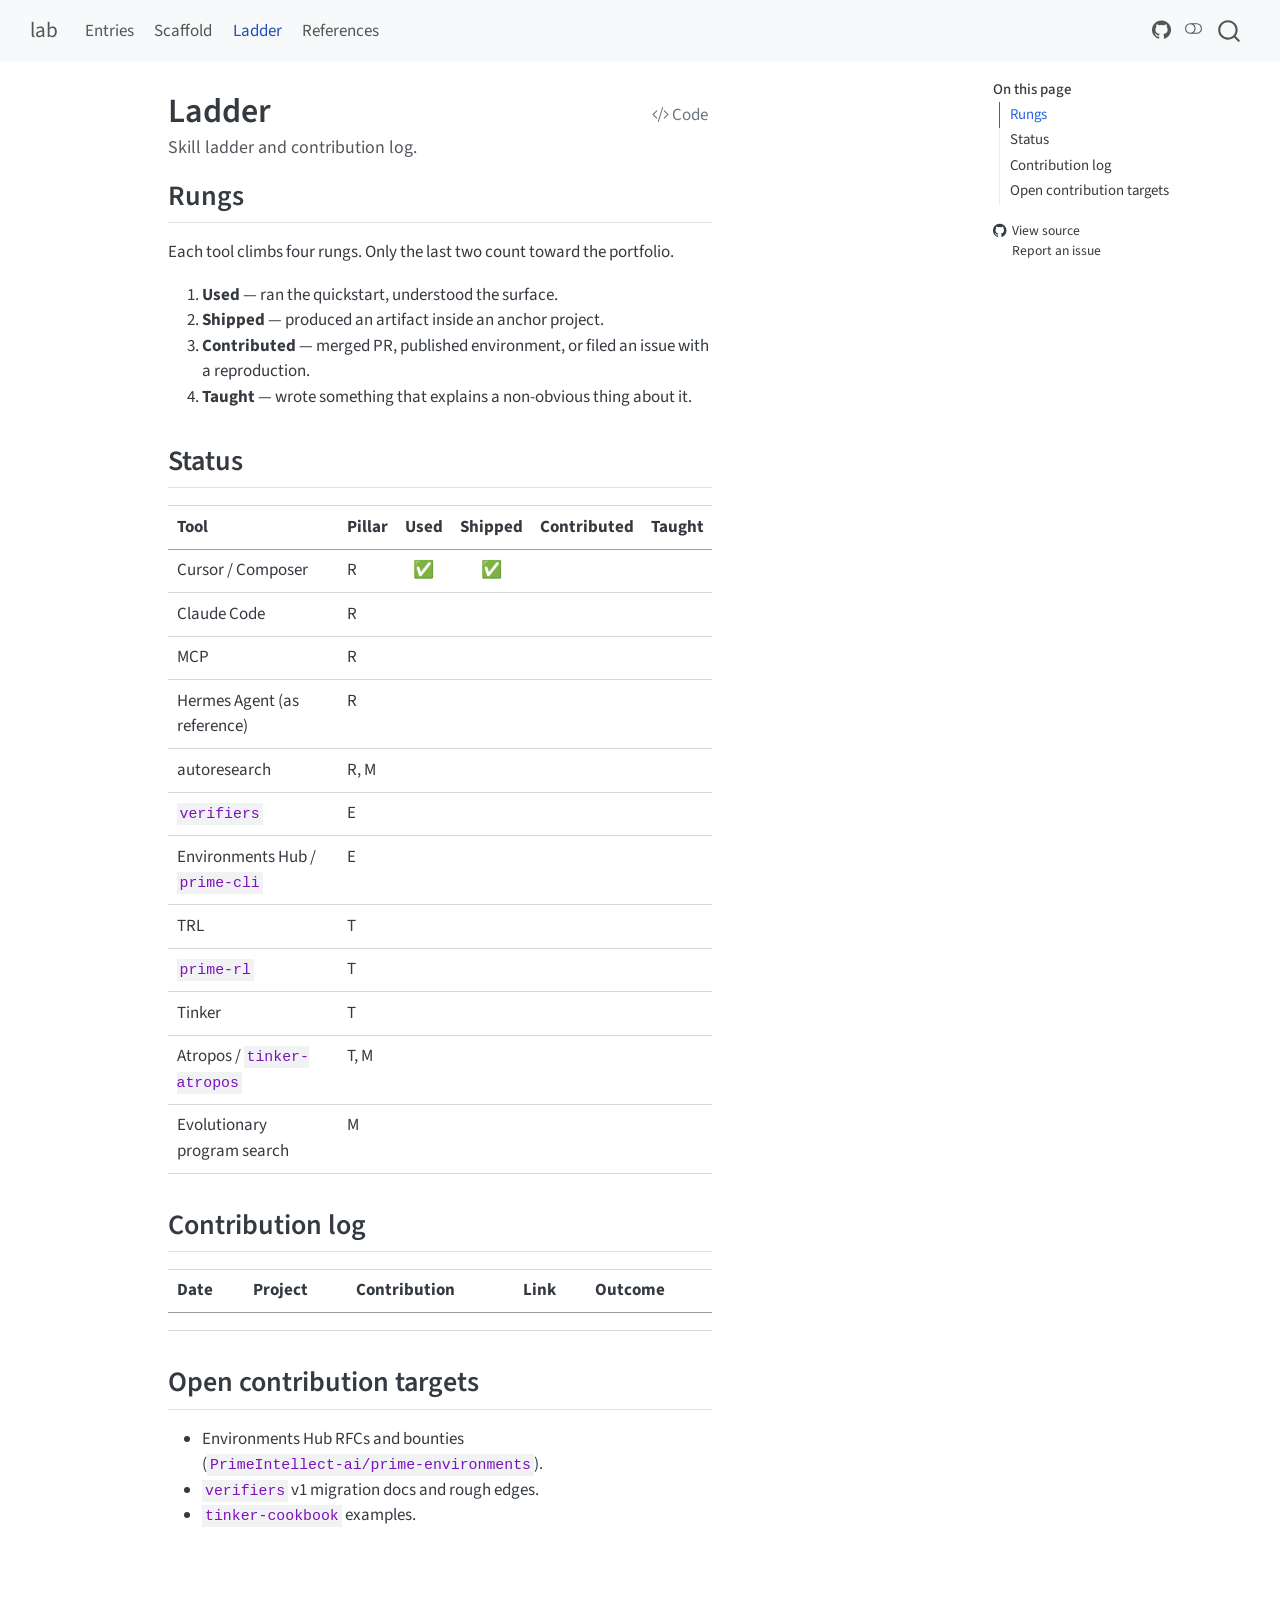
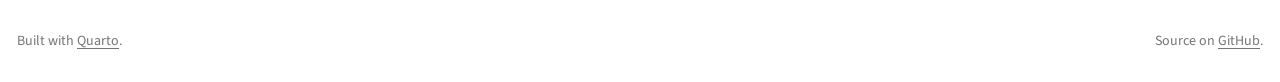
<file: ladder.html>
<!DOCTYPE html>
<html xmlns="http://www.w3.org/1999/xhtml" lang="en" xml:lang="en"><head>

<meta charset="utf-8">
<meta name="generator" content="quarto-1.9.38">

<meta name="viewport" content="width=device-width, initial-scale=1.0, user-scalable=yes">

<meta name="description" content="Skill ladder and contribution log.">

<title>Ladder – lab</title>
<style>
/* Default styles provided by pandoc.
** See https://pandoc.org/MANUAL.html#variables-for-html for config info.
*/
code{white-space: pre-wrap;}
span.smallcaps{font-variant: small-caps;}
div.columns{display: flex; gap: min(4vw, 1.5em);}
div.column{flex: auto; overflow-x: auto;}
div.hanging-indent{margin-left: 1.5em; text-indent: -1.5em;}
ul.task-list{list-style: none;}
ul.task-list li input[type="checkbox"] {
  width: 0.8em;
  margin: 0 0.8em 0.2em -1em; /* quarto-specific, see https://github.com/quarto-dev/quarto-cli/issues/4556 */ 
  vertical-align: middle;
}
/* CSS for syntax highlighting */
html { -webkit-text-size-adjust: 100%; }
pre > code.sourceCode { white-space: pre; position: relative; }
pre > code.sourceCode > span { display: inline-block; line-height: 1.25; }
pre > code.sourceCode > span:empty { height: 1.2em; }
.sourceCode { overflow: visible; }
code.sourceCode > span { color: inherit; text-decoration: inherit; }
div.sourceCode { margin: 1em 0; }
pre.sourceCode { margin: 0; }
@media screen {
div.sourceCode { overflow: auto; }
}
@media print {
pre > code.sourceCode { white-space: pre-wrap; }
pre > code.sourceCode > span { text-indent: -5em; padding-left: 5em; }
}
pre.numberSource code
  { counter-reset: source-line 0; }
pre.numberSource code > span
  { position: relative; left: -4em; counter-increment: source-line; }
pre.numberSource code > span > a:first-child::before
  { content: counter(source-line);
    position: relative; left: -1em; text-align: right; vertical-align: baseline;
    border: none; display: inline-block;
    -webkit-touch-callout: none; -webkit-user-select: none;
    -khtml-user-select: none; -moz-user-select: none;
    -ms-user-select: none; user-select: none;
    padding: 0 4px; width: 4em;
  }
pre.numberSource { margin-left: 3em;  padding-left: 4px; }
div.sourceCode
  {   }
@media screen {
pre > code.sourceCode > span > a:first-child::before { text-decoration: underline; }
}
</style>


<script src="site_libs/quarto-nav/quarto-nav.js"></script>
<script src="site_libs/quarto-nav/headroom.min.js"></script>
<script src="site_libs/clipboard/clipboard.min.js"></script>
<script src="site_libs/quarto-search/autocomplete.umd.js"></script>
<script src="site_libs/quarto-search/fuse.min.js"></script>
<script src="site_libs/quarto-search/quarto-search.js"></script>
<meta name="quarto:offset" content="./">
<script src="site_libs/quarto-html/quarto.js" type="module"></script>
<script src="site_libs/quarto-html/tabsets/tabsets.js" type="module"></script>
<script src="site_libs/quarto-html/popper.min.js"></script>
<script src="site_libs/quarto-html/tippy.umd.min.js"></script>
<script src="site_libs/quarto-html/anchor.min.js"></script>
<link href="site_libs/quarto-html/tippy.css" rel="stylesheet">
<link href="site_libs/quarto-html/quarto-syntax-highlighting-de63f62b328812d8e578a4d74e282472.css" rel="stylesheet" class="quarto-color-scheme" id="quarto-text-highlighting-styles">
<link href="site_libs/quarto-html/quarto-syntax-highlighting-dark-6b6957c917596b414ec0b78690761e87.css" rel="stylesheet" class="quarto-color-scheme quarto-color-alternate" id="quarto-text-highlighting-styles">
<link href="site_libs/quarto-html/quarto-syntax-highlighting-de63f62b328812d8e578a4d74e282472.css" rel="stylesheet" class="quarto-color-scheme-extra" id="quarto-text-highlighting-styles">
<script src="site_libs/bootstrap/bootstrap.min.js"></script>
<link href="site_libs/bootstrap/bootstrap-icons.css" rel="stylesheet">
<link href="site_libs/bootstrap/bootstrap-7c8f0efb2d082e8c944f415d388773fc.min.css" rel="stylesheet" append-hash="true" class="quarto-color-scheme" id="quarto-bootstrap" data-mode="light">
<link href="site_libs/bootstrap/bootstrap-dark-fd76be33e3b631dfb9d60fb6760bf081.min.css" rel="stylesheet" append-hash="true" class="quarto-color-scheme quarto-color-alternate" id="quarto-bootstrap" data-mode="dark">
<link href="site_libs/bootstrap/bootstrap-7c8f0efb2d082e8c944f415d388773fc.min.css" rel="stylesheet" append-hash="true" class="quarto-color-scheme-extra" id="quarto-bootstrap" data-mode="light">
<script id="quarto-search-options" type="application/json">{
  "location": "navbar",
  "copy-button": false,
  "collapse-after": 3,
  "panel-placement": "end",
  "type": "overlay",
  "limit": 50,
  "keyboard-shortcut": [
    "f",
    "/",
    "s"
  ],
  "show-item-context": false,
  "language": {
    "search-no-results-text": "No results",
    "search-matching-documents-text": "matching documents",
    "search-copy-link-title": "Copy link to search",
    "search-hide-matches-text": "Hide additional matches",
    "search-more-match-text": "more match in this document",
    "search-more-matches-text": "more matches in this document",
    "search-clear-button-title": "Clear",
    "search-text-placeholder": "",
    "search-detached-cancel-button-title": "Cancel",
    "search-submit-button-title": "Submit",
    "search-label": "Search"
  }
}</script>


<link rel="stylesheet" href="styles.css">
<meta property="og:title" content="Ladder – lab">
<meta property="og:description" content="Skill ladder and contribution log.">
<meta property="og:site_name" content="lab">
<meta name="twitter:title" content="Ladder – lab">
<meta name="twitter:description" content="Skill ladder and contribution log.">
<meta name="twitter:card" content="summary">
</head>

<body class="nav-fixed quarto-light"><script id="quarto-html-before-body" type="application/javascript">
    const toggleBodyColorMode = (bsSheetEl) => {
      const mode = bsSheetEl.getAttribute("data-mode");
      const bodyEl = window.document.querySelector("body");
      if (mode === "dark") {
        bodyEl.classList.add("quarto-dark");
        bodyEl.classList.remove("quarto-light");
      } else {
        bodyEl.classList.add("quarto-light");
        bodyEl.classList.remove("quarto-dark");
      }
    }
    const toggleBodyColorPrimary = () => {
      const bsSheetEl = window.document.querySelector("link#quarto-bootstrap:not([rel=disabled-stylesheet])");
      if (bsSheetEl) {
        toggleBodyColorMode(bsSheetEl);
      }
    }
    const setColorSchemeToggle = (alternate) => {
      const toggles = window.document.querySelectorAll('.quarto-color-scheme-toggle');
      for (let i=0; i < toggles.length; i++) {
        const toggle = toggles[i];
        if (toggle) {
          if (alternate) {
            toggle.classList.add("alternate");
          } else {
            toggle.classList.remove("alternate");
          }
        }
      }
    };
    const toggleColorMode = (alternate) => {
      // Switch the stylesheets
      const primaryStylesheets = window.document.querySelectorAll('link.quarto-color-scheme:not(.quarto-color-alternate)');
      const alternateStylesheets = window.document.querySelectorAll('link.quarto-color-scheme.quarto-color-alternate');
      manageTransitions('#quarto-margin-sidebar .nav-link', false);
      if (alternate) {
        // note: dark is layered on light, we don't disable primary!
        enableStylesheet(alternateStylesheets);
        for (const sheetNode of alternateStylesheets) {
          if (sheetNode.id === "quarto-bootstrap") {
            toggleBodyColorMode(sheetNode);
          }
        }
      } else {
        disableStylesheet(alternateStylesheets);
        enableStylesheet(primaryStylesheets)
        toggleBodyColorPrimary();
      }
      manageTransitions('#quarto-margin-sidebar .nav-link', true);
      // Switch the toggles
      setColorSchemeToggle(alternate)
      // Hack to workaround the fact that safari doesn't
      // properly recolor the scrollbar when toggling (#1455)
      if (navigator.userAgent.indexOf('Safari') > 0 && navigator.userAgent.indexOf('Chrome') == -1) {
        manageTransitions("body", false);
        window.scrollTo(0, 1);
        setTimeout(() => {
          window.scrollTo(0, 0);
          manageTransitions("body", true);
        }, 40);
      }
    }
    const disableStylesheet = (stylesheets) => {
      for (let i=0; i < stylesheets.length; i++) {
        const stylesheet = stylesheets[i];
        stylesheet.rel = 'disabled-stylesheet';
      }
    }
    const enableStylesheet = (stylesheets) => {
      for (let i=0; i < stylesheets.length; i++) {
        const stylesheet = stylesheets[i];
        if(stylesheet.rel !== 'stylesheet') { // for Chrome, which will still FOUC without this check
          stylesheet.rel = 'stylesheet';
        }
      }
    }
    const manageTransitions = (selector, allowTransitions) => {
      const els = window.document.querySelectorAll(selector);
      for (let i=0; i < els.length; i++) {
        const el = els[i];
        if (allowTransitions) {
          el.classList.remove('notransition');
        } else {
          el.classList.add('notransition');
        }
      }
    }
    const isFileUrl = () => {
      return window.location.protocol === 'file:';
    }
    const hasAlternateSentinel = () => {
      let styleSentinel = getColorSchemeSentinel();
      if (styleSentinel !== null) {
        return styleSentinel === "alternate";
      } else {
        return false;
      }
    }
    const setStyleSentinel = (alternate) => {
      const value = alternate ? "alternate" : "default";
      if (!isFileUrl()) {
        window.localStorage.setItem("quarto-color-scheme", value);
      } else {
        localAlternateSentinel = value;
      }
    }
    const getColorSchemeSentinel = () => {
      if (!isFileUrl()) {
        const storageValue = window.localStorage.getItem("quarto-color-scheme");
        return storageValue != null ? storageValue : localAlternateSentinel;
      } else {
        return localAlternateSentinel;
      }
    }
    const toggleGiscusIfUsed = (isAlternate, darkModeDefault) => {
      const baseTheme = document.querySelector('#giscus-base-theme')?.value ?? 'light';
      const alternateTheme = document.querySelector('#giscus-alt-theme')?.value ?? 'dark';
      let newTheme = '';
      if(authorPrefersDark) {
        newTheme = isAlternate ? baseTheme : alternateTheme;
      } else {
        newTheme = isAlternate ? alternateTheme : baseTheme;
      }
      const changeGiscusTheme = () => {
        // From: https://github.com/giscus/giscus/issues/336
        const sendMessage = (message) => {
          const iframe = document.querySelector('iframe.giscus-frame');
          if (!iframe) return;
          iframe.contentWindow.postMessage({ giscus: message }, 'https://giscus.app');
        }
        sendMessage({
          setConfig: {
            theme: newTheme
          }
        });
      }
      const isGiscussLoaded = window.document.querySelector('iframe.giscus-frame') !== null;
      if (isGiscussLoaded) {
        changeGiscusTheme();
      }
    };
    const authorPrefersDark = false;
    const darkModeDefault = authorPrefersDark;
      document.querySelector('link#quarto-text-highlighting-styles.quarto-color-scheme-extra').rel = 'disabled-stylesheet';
      document.querySelector('link#quarto-bootstrap.quarto-color-scheme-extra').rel = 'disabled-stylesheet';
    let localAlternateSentinel = darkModeDefault ? 'alternate' : 'default';
    // Dark / light mode switch
    window.quartoToggleColorScheme = () => {
      // Read the current dark / light value
      let toAlternate = !hasAlternateSentinel();
      toggleColorMode(toAlternate);
      setStyleSentinel(toAlternate);
      toggleGiscusIfUsed(toAlternate, darkModeDefault);
      window.dispatchEvent(new Event('resize'));
    };
    // Switch to dark mode if need be
    if (hasAlternateSentinel()) {
      toggleColorMode(true);
    } else {
      toggleColorMode(false);
    }
  </script>

<div id="quarto-search-results"></div>
  <header id="quarto-header" class="headroom fixed-top">
    <nav class="navbar navbar-expand-lg " data-bs-theme="dark">
      <div class="navbar-container container-fluid">
      <div class="navbar-brand-container mx-auto">
    <a class="navbar-brand" href="./index.html">
    <span class="navbar-title">lab</span>
    </a>
  </div>
            <div id="quarto-search" class="" title="Search"></div>
          <button class="navbar-toggler" type="button" data-bs-toggle="collapse" data-bs-target="#navbarCollapse" aria-controls="navbarCollapse" role="menu" aria-expanded="false" aria-label="Toggle navigation" onclick="if (window.quartoToggleHeadroom) { window.quartoToggleHeadroom(); }">
  <span class="navbar-toggler-icon"></span>
</button>
          <div class="collapse navbar-collapse" id="navbarCollapse">
            <ul class="navbar-nav navbar-nav-scroll me-auto">
  <li class="nav-item">
    <a class="nav-link" href="./index.html"> 
<span class="menu-text">Entries</span></a>
  </li>  
  <li class="nav-item">
    <a class="nav-link" href="./about.html"> 
<span class="menu-text">Scaffold</span></a>
  </li>  
  <li class="nav-item">
    <a class="nav-link active" href="./ladder.html" aria-current="page"> 
<span class="menu-text">Ladder</span></a>
  </li>  
  <li class="nav-item">
    <a class="nav-link" href="./references.html"> 
<span class="menu-text">References</span></a>
  </li>  
</ul>
            <ul class="navbar-nav navbar-nav-scroll ms-auto">
  <li class="nav-item compact">
    <a class="nav-link" href="https://github.com/johngrahamreynolds"> <i class="bi bi-github" role="img" aria-label="GitHub">
</i> 
<span class="menu-text"></span></a>
  </li>  
</ul>
          </div> <!-- /navcollapse -->
            <div class="quarto-navbar-tools">
  <a href="" class="quarto-color-scheme-toggle quarto-navigation-tool  px-1" onclick="window.quartoToggleColorScheme(); return false;" title="Toggle dark mode"><i class="bi"></i></a>
</div>
      </div> <!-- /container-fluid -->
    </nav>
</header>
<!-- content -->
<div id="quarto-content" class="quarto-container page-columns page-rows-contents page-layout-article page-navbar">
<!-- sidebar -->
<!-- margin-sidebar -->
    <div id="quarto-margin-sidebar" class="sidebar margin-sidebar">
        <nav id="TOC" role="doc-toc" class="toc-active">
    <h2 id="toc-title">On this page</h2>
   
  <ul>
  <li><a href="#rungs" id="toc-rungs" class="nav-link active" data-scroll-target="#rungs">Rungs</a></li>
  <li><a href="#status" id="toc-status" class="nav-link" data-scroll-target="#status">Status</a></li>
  <li><a href="#contribution-log" id="toc-contribution-log" class="nav-link" data-scroll-target="#contribution-log">Contribution log</a></li>
  <li><a href="#open-contribution-targets" id="toc-open-contribution-targets" class="nav-link" data-scroll-target="#open-contribution-targets">Open contribution targets</a></li>
  </ul>
<div class="toc-actions"><ul><li><a href="https://github.com/johngrahamreynolds/lab/blob/main/ladder.qmd" class="toc-action"><i class="bi bi-github"></i>View source</a></li><li><a href="https://github.com/johngrahamreynolds/lab/issues/new" class="toc-action"><i class="bi empty"></i>Report an issue</a></li></ul></div></nav>
    </div>
<!-- main -->
<main class="content" id="quarto-document-content">


<header id="title-block-header" class="quarto-title-block default">
<div class="quarto-title">
<div class="quarto-title-block"><div><h1 class="title">Ladder</h1><button type="button" class="btn code-tools-button" id="quarto-code-tools-source"><i class="bi"></i> Code</button></div></div>
</div>

<div>
  <div class="description">
    Skill ladder and contribution log.
  </div>
</div>


<div class="quarto-title-meta">

    
  
    
  </div>
  


</header>


<section id="rungs" class="level2">
<h2 class="anchored" data-anchor-id="rungs">Rungs</h2>
<p>Each tool climbs four rungs. Only the last two count toward the portfolio.</p>
<ol type="1">
<li><strong>Used</strong> — ran the quickstart, understood the surface.</li>
<li><strong>Shipped</strong> — produced an artifact inside an anchor project.</li>
<li><strong>Contributed</strong> — merged PR, published environment, or filed an issue with a reproduction.</li>
<li><strong>Taught</strong> — wrote something that explains a non-obvious thing about it.</li>
</ol>
</section>
<section id="status" class="level2">
<h2 class="anchored" data-anchor-id="status">Status</h2>
<table class="caption-top table">
<thead>
<tr class="header">
<th>Tool</th>
<th>Pillar</th>
<th style="text-align: center;">Used</th>
<th style="text-align: center;">Shipped</th>
<th style="text-align: center;">Contributed</th>
<th style="text-align: center;">Taught</th>
</tr>
</thead>
<tbody>
<tr class="odd">
<td>Cursor / Composer</td>
<td>R</td>
<td style="text-align: center;">✅</td>
<td style="text-align: center;">✅</td>
<td style="text-align: center;"></td>
<td style="text-align: center;"></td>
</tr>
<tr class="even">
<td>Claude Code</td>
<td>R</td>
<td style="text-align: center;"></td>
<td style="text-align: center;"></td>
<td style="text-align: center;"></td>
<td style="text-align: center;"></td>
</tr>
<tr class="odd">
<td>MCP</td>
<td>R</td>
<td style="text-align: center;"></td>
<td style="text-align: center;"></td>
<td style="text-align: center;"></td>
<td style="text-align: center;"></td>
</tr>
<tr class="even">
<td>Hermes Agent (as reference)</td>
<td>R</td>
<td style="text-align: center;"></td>
<td style="text-align: center;"></td>
<td style="text-align: center;"></td>
<td style="text-align: center;"></td>
</tr>
<tr class="odd">
<td>autoresearch</td>
<td>R, M</td>
<td style="text-align: center;"></td>
<td style="text-align: center;"></td>
<td style="text-align: center;"></td>
<td style="text-align: center;"></td>
</tr>
<tr class="even">
<td><code>verifiers</code></td>
<td>E</td>
<td style="text-align: center;"></td>
<td style="text-align: center;"></td>
<td style="text-align: center;"></td>
<td style="text-align: center;"></td>
</tr>
<tr class="odd">
<td>Environments Hub / <code>prime-cli</code></td>
<td>E</td>
<td style="text-align: center;"></td>
<td style="text-align: center;"></td>
<td style="text-align: center;"></td>
<td style="text-align: center;"></td>
</tr>
<tr class="even">
<td>TRL</td>
<td>T</td>
<td style="text-align: center;"></td>
<td style="text-align: center;"></td>
<td style="text-align: center;"></td>
<td style="text-align: center;"></td>
</tr>
<tr class="odd">
<td><code>prime-rl</code></td>
<td>T</td>
<td style="text-align: center;"></td>
<td style="text-align: center;"></td>
<td style="text-align: center;"></td>
<td style="text-align: center;"></td>
</tr>
<tr class="even">
<td>Tinker</td>
<td>T</td>
<td style="text-align: center;"></td>
<td style="text-align: center;"></td>
<td style="text-align: center;"></td>
<td style="text-align: center;"></td>
</tr>
<tr class="odd">
<td>Atropos / <code>tinker-atropos</code></td>
<td>T, M</td>
<td style="text-align: center;"></td>
<td style="text-align: center;"></td>
<td style="text-align: center;"></td>
<td style="text-align: center;"></td>
</tr>
<tr class="even">
<td>Evolutionary program search</td>
<td>M</td>
<td style="text-align: center;"></td>
<td style="text-align: center;"></td>
<td style="text-align: center;"></td>
<td style="text-align: center;"></td>
</tr>
</tbody>
</table>
</section>
<section id="contribution-log" class="level2">
<h2 class="anchored" data-anchor-id="contribution-log">Contribution log</h2>
<table class="caption-top table">
<thead>
<tr class="header">
<th>Date</th>
<th>Project</th>
<th>Contribution</th>
<th>Link</th>
<th>Outcome</th>
</tr>
</thead>
<tbody>
<tr class="odd">
<td></td>
<td></td>
<td></td>
<td></td>
<td></td>
</tr>
</tbody>
</table>
</section>
<section id="open-contribution-targets" class="level2">
<h2 class="anchored" data-anchor-id="open-contribution-targets">Open contribution targets</h2>
<ul>
<li>Environments Hub RFCs and bounties (<code>PrimeIntellect-ai/prime-environments</code>).</li>
<li><code>verifiers</code> v1 migration docs and rough edges.</li>
<li><code>tinker-cookbook</code> examples.</li>
</ul>


<!-- -->

</section>

</main> <!-- /main -->
<script id="quarto-html-after-body" type="application/javascript">
  window.document.addEventListener("DOMContentLoaded", function (event) {
    // Ensure there is a toggle, if there isn't float one in the top right
    if (window.document.querySelector('.quarto-color-scheme-toggle') === null) {
      const a = window.document.createElement('a');
      a.classList.add('top-right');
      a.classList.add('quarto-color-scheme-toggle');
      a.href = "";
      a.onclick = function() { try { window.quartoToggleColorScheme(); } catch {} return false; };
      const i = window.document.createElement("i");
      i.classList.add('bi');
      a.appendChild(i);
      window.document.body.appendChild(a);
    }
    setColorSchemeToggle(hasAlternateSentinel())
    const icon = "";
    const anchorJS = new window.AnchorJS();
    anchorJS.options = {
      placement: 'right',
      icon: icon
    };
    anchorJS.add('.anchored');
    const isCodeAnnotation = (el) => {
      for (const clz of el.classList) {
        if (clz.startsWith('code-annotation-')) {                     
          return true;
        }
      }
      return false;
    }
    const onCopySuccess = function(e) {
      // button target
      const button = e.trigger;
      // don't keep focus
      button.blur();
      // flash "checked"
      button.classList.add('code-copy-button-checked');
      var currentTitle = button.getAttribute("title");
      button.setAttribute("title", "Copied!");
      let tooltip;
      if (window.bootstrap) {
        button.setAttribute("data-bs-toggle", "tooltip");
        button.setAttribute("data-bs-placement", "left");
        button.setAttribute("data-bs-title", "Copied!");
        tooltip = new bootstrap.Tooltip(button, 
          { trigger: "manual", 
            customClass: "code-copy-button-tooltip",
            offset: [0, -8]});
        tooltip.show();    
      }
      setTimeout(function() {
        if (tooltip) {
          tooltip.hide();
          button.removeAttribute("data-bs-title");
          button.removeAttribute("data-bs-toggle");
          button.removeAttribute("data-bs-placement");
        }
        button.setAttribute("title", currentTitle);
        button.classList.remove('code-copy-button-checked');
      }, 1000);
      // clear code selection
      e.clearSelection();
    }
    const getTextToCopy = function(trigger) {
      const outerScaffold = trigger.parentElement.cloneNode(true);
      const codeEl = outerScaffold.querySelector('code');
      for (const childEl of codeEl.children) {
        if (isCodeAnnotation(childEl)) {
          childEl.remove();
        }
      }
      return codeEl.innerText;
    }
    const clipboard = new window.ClipboardJS('.code-copy-button:not([data-in-quarto-modal])', {
      text: getTextToCopy
    });
    clipboard.on('success', onCopySuccess);
    if (window.document.getElementById('quarto-embedded-source-code-modal')) {
      const clipboardModal = new window.ClipboardJS('.code-copy-button[data-in-quarto-modal]', {
        text: getTextToCopy,
        container: window.document.getElementById('quarto-embedded-source-code-modal')
      });
      clipboardModal.on('success', onCopySuccess);
    }
    const viewSource = window.document.getElementById('quarto-view-source') ||
                       window.document.getElementById('quarto-code-tools-source');
    if (viewSource) {
      const sourceUrl = viewSource.getAttribute("data-quarto-source-url");
      viewSource.addEventListener("click", function(e) {
        if (sourceUrl) {
          // rstudio viewer pane
          if (/\bcapabilities=\b/.test(window.location)) {
            window.open(sourceUrl);
          } else {
            window.location.href = sourceUrl;
          }
        } else {
          const modal = new bootstrap.Modal(document.getElementById('quarto-embedded-source-code-modal'));
          modal.show();
        }
        return false;
      });
    }
    function toggleCodeHandler(show) {
      return function(e) {
        const detailsSrc = window.document.querySelectorAll(".cell > details > .sourceCode");
        for (let i=0; i<detailsSrc.length; i++) {
          const details = detailsSrc[i].parentElement;
          if (show) {
            details.open = true;
          } else {
            details.removeAttribute("open");
          }
        }
        const cellCodeDivs = window.document.querySelectorAll(".cell > .sourceCode");
        const fromCls = show ? "hidden" : "unhidden";
        const toCls = show ? "unhidden" : "hidden";
        for (let i=0; i<cellCodeDivs.length; i++) {
          const codeDiv = cellCodeDivs[i];
          if (codeDiv.classList.contains(fromCls)) {
            codeDiv.classList.remove(fromCls);
            codeDiv.classList.add(toCls);
          } 
        }
        return false;
      }
    }
    const hideAllCode = window.document.getElementById("quarto-hide-all-code");
    if (hideAllCode) {
      hideAllCode.addEventListener("click", toggleCodeHandler(false));
    }
    const showAllCode = window.document.getElementById("quarto-show-all-code");
    if (showAllCode) {
      showAllCode.addEventListener("click", toggleCodeHandler(true));
    }
      var localhostRegex = new RegExp(/^(?:http|https):\/\/localhost\:?[0-9]*\//);
      var mailtoRegex = new RegExp(/^mailto:/);
        var filterRegex = new RegExp("https:\/\/johngrahamreynolds\.github\.io\/lab");
      var isInternal = (href) => {
          return filterRegex.test(href) || localhostRegex.test(href) || mailtoRegex.test(href);
      }
      // Inspect non-navigation links and adorn them if external
     var links = window.document.querySelectorAll('a[href]:not(.nav-link):not(.navbar-brand):not(.toc-action):not(.sidebar-link):not(.sidebar-item-toggle):not(.pagination-link):not(.no-external):not([aria-hidden]):not(.dropdown-item):not(.quarto-navigation-tool):not(.about-link)');
      for (var i=0; i<links.length; i++) {
        const link = links[i];
        if (!isInternal(link.href)) {
          // undo the damage that might have been done by quarto-nav.js in the case of
          // links that we want to consider external
          if (link.dataset.originalHref !== undefined) {
            link.href = link.dataset.originalHref;
          }
            // target, if specified
            link.setAttribute("target", "_blank");
            if (link.getAttribute("rel") === null) {
              link.setAttribute("rel", "noopener");
            }
        }
      }
    function tippyHover(el, contentFn, onTriggerFn, onUntriggerFn) {
      const config = {
        allowHTML: true,
        maxWidth: 500,
        delay: 100,
        arrow: false,
        appendTo: function(el) {
            return el.parentElement;
        },
        interactive: true,
        interactiveBorder: 10,
        theme: 'quarto',
        placement: 'bottom-start',
      };
      if (contentFn) {
        config.content = contentFn;
      }
      if (onTriggerFn) {
        config.onTrigger = onTriggerFn;
      }
      if (onUntriggerFn) {
        config.onUntrigger = onUntriggerFn;
      }
      window.tippy(el, config); 
    }
    const noterefs = window.document.querySelectorAll('a[role="doc-noteref"]');
    for (var i=0; i<noterefs.length; i++) {
      const ref = noterefs[i];
      tippyHover(ref, function() {
        // use id or data attribute instead here
        let href = ref.getAttribute('data-footnote-href') || ref.getAttribute('href');
        try { href = new URL(href).hash; } catch {}
        const id = href.replace(/^#\/?/, "");
        const note = window.document.getElementById(id);
        if (note) {
          return note.innerHTML;
        } else {
          return "";
        }
      });
    }
    const xrefs = window.document.querySelectorAll('a.quarto-xref');
    const processXRef = (id, note) => {
      // Strip column container classes
      const stripColumnClz = (el) => {
        el.classList.remove("page-full", "page-columns");
        if (el.children) {
          for (const child of el.children) {
            stripColumnClz(child);
          }
        }
      }
      stripColumnClz(note)
      if (id === null || id.startsWith('sec-')) {
        // Special case sections, only their first couple elements
        const container = document.createElement("div");
        if (note.children && note.children.length > 2) {
          container.appendChild(note.children[0].cloneNode(true));
          for (let i = 1; i < note.children.length; i++) {
            const child = note.children[i];
            if (child.tagName === "P" && child.innerText === "") {
              continue;
            } else {
              container.appendChild(child.cloneNode(true));
              break;
            }
          }
          if (window.Quarto?.typesetMath) {
            window.Quarto.typesetMath(container);
          }
          return container.innerHTML
        } else {
          if (window.Quarto?.typesetMath) {
            window.Quarto.typesetMath(note);
          }
          return note.innerHTML;
        }
      } else {
        // Remove any anchor links if they are present
        const anchorLink = note.querySelector('a.anchorjs-link');
        if (anchorLink) {
          anchorLink.remove();
        }
        if (window.Quarto?.typesetMath) {
          window.Quarto.typesetMath(note);
        }
        if (note.classList.contains("callout")) {
          return note.outerHTML;
        } else {
          return note.innerHTML;
        }
      }
    }
    for (var i=0; i<xrefs.length; i++) {
      const xref = xrefs[i];
      tippyHover(xref, undefined, function(instance) {
        instance.disable();
        let url = xref.getAttribute('href');
        let hash = undefined; 
        if (url.startsWith('#')) {
          hash = url;
        } else {
          try { hash = new URL(url).hash; } catch {}
        }
        if (hash) {
          const id = hash.replace(/^#\/?/, "");
          const note = window.document.getElementById(id);
          if (note !== null) {
            try {
              const html = processXRef(id, note.cloneNode(true));
              instance.setContent(html);
            } finally {
              instance.enable();
              instance.show();
            }
          } else {
            // See if we can fetch this
            fetch(url.split('#')[0])
            .then(res => res.text())
            .then(html => {
              const parser = new DOMParser();
              const htmlDoc = parser.parseFromString(html, "text/html");
              const note = htmlDoc.getElementById(id);
              if (note !== null) {
                const html = processXRef(id, note);
                instance.setContent(html);
              } 
            }).finally(() => {
              instance.enable();
              instance.show();
            });
          }
        } else {
          // See if we can fetch a full url (with no hash to target)
          // This is a special case and we should probably do some content thinning / targeting
          fetch(url)
          .then(res => res.text())
          .then(html => {
            const parser = new DOMParser();
            const htmlDoc = parser.parseFromString(html, "text/html");
            const note = htmlDoc.querySelector('main.content');
            if (note !== null) {
              // This should only happen for chapter cross references
              // (since there is no id in the URL)
              // remove the first header
              if (note.children.length > 0 && note.children[0].tagName === "HEADER") {
                note.children[0].remove();
              }
              const html = processXRef(null, note);
              instance.setContent(html);
            } 
          }).finally(() => {
            instance.enable();
            instance.show();
          });
        }
      }, function(instance) {
      });
    }
        let selectedAnnoteEl;
        const selectorForAnnotation = ( cell, annotation) => {
          let cellAttr = 'data-code-cell="' + cell + '"';
          let lineAttr = 'data-code-annotation="' +  annotation + '"';
          const selector = 'span[' + cellAttr + '][' + lineAttr + ']';
          return selector;
        }
        const selectCodeLines = (annoteEl) => {
          const doc = window.document;
          const targetCell = annoteEl.getAttribute("data-target-cell");
          const targetAnnotation = annoteEl.getAttribute("data-target-annotation");
          const annoteSpan = window.document.querySelector(selectorForAnnotation(targetCell, targetAnnotation));
          const lines = annoteSpan.getAttribute("data-code-lines").split(",");
          const lineIds = lines.map((line) => {
            return targetCell + "-" + line;
          })
          let top = null;
          let height = null;
          let parent = null;
          if (lineIds.length > 0) {
              //compute the position of the single el (top and bottom and make a div)
              const el = window.document.getElementById(lineIds[0]);
              top = el.offsetTop;
              height = el.offsetHeight;
              parent = el.parentElement.parentElement;
            if (lineIds.length > 1) {
              const lastEl = window.document.getElementById(lineIds[lineIds.length - 1]);
              const bottom = lastEl.offsetTop + lastEl.offsetHeight;
              height = bottom - top;
            }
            if (top !== null && height !== null && parent !== null) {
              // cook up a div (if necessary) and position it 
              let div = window.document.getElementById("code-annotation-line-highlight");
              if (div === null) {
                div = window.document.createElement("div");
                div.setAttribute("id", "code-annotation-line-highlight");
                div.style.position = 'absolute';
                parent.appendChild(div);
              }
              div.style.top = top - 2 + "px";
              div.style.height = height + 4 + "px";
              div.style.left = 0;
              let gutterDiv = window.document.getElementById("code-annotation-line-highlight-gutter");
              if (gutterDiv === null) {
                gutterDiv = window.document.createElement("div");
                gutterDiv.setAttribute("id", "code-annotation-line-highlight-gutter");
                gutterDiv.style.position = 'absolute';
                const codeCell = window.document.getElementById(targetCell);
                const gutter = codeCell.querySelector('.code-annotation-gutter');
                gutter.appendChild(gutterDiv);
              }
              gutterDiv.style.top = top - 2 + "px";
              gutterDiv.style.height = height + 4 + "px";
            }
            selectedAnnoteEl = annoteEl;
          }
        };
        const unselectCodeLines = () => {
          const elementsIds = ["code-annotation-line-highlight", "code-annotation-line-highlight-gutter"];
          elementsIds.forEach((elId) => {
            const div = window.document.getElementById(elId);
            if (div) {
              div.remove();
            }
          });
          selectedAnnoteEl = undefined;
        };
          // Handle positioning of the toggle
      window.addEventListener(
        "resize",
        throttle(() => {
          elRect = undefined;
          if (selectedAnnoteEl) {
            selectCodeLines(selectedAnnoteEl);
          }
        }, 10)
      );
      function throttle(fn, ms) {
      let throttle = false;
      let timer;
        return (...args) => {
          if(!throttle) { // first call gets through
              fn.apply(this, args);
              throttle = true;
          } else { // all the others get throttled
              if(timer) clearTimeout(timer); // cancel #2
              timer = setTimeout(() => {
                fn.apply(this, args);
                timer = throttle = false;
              }, ms);
          }
        };
      }
        // Attach click handler to the DT
        const annoteDls = window.document.querySelectorAll('dt[data-target-cell]');
        for (const annoteDlNode of annoteDls) {
          annoteDlNode.addEventListener('click', (event) => {
            const clickedEl = event.target;
            if (clickedEl !== selectedAnnoteEl) {
              unselectCodeLines();
              const activeEl = window.document.querySelector('dt[data-target-cell].code-annotation-active');
              if (activeEl) {
                activeEl.classList.remove('code-annotation-active');
              }
              selectCodeLines(clickedEl);
              clickedEl.classList.add('code-annotation-active');
            } else {
              // Unselect the line
              unselectCodeLines();
              clickedEl.classList.remove('code-annotation-active');
            }
          });
        }
    const findCites = (el) => {
      const parentEl = el.parentElement;
      if (parentEl) {
        const cites = parentEl.dataset.cites;
        if (cites) {
          return {
            el,
            cites: cites.split(' ')
          };
        } else {
          return findCites(el.parentElement)
        }
      } else {
        return undefined;
      }
    };
    var bibliorefs = window.document.querySelectorAll('a[role="doc-biblioref"]');
    for (var i=0; i<bibliorefs.length; i++) {
      const ref = bibliorefs[i];
      const citeInfo = findCites(ref);
      if (citeInfo) {
        tippyHover(citeInfo.el, function() {
          var popup = window.document.createElement('div');
          citeInfo.cites.forEach(function(cite) {
            var citeDiv = window.document.createElement('div');
            citeDiv.classList.add('hanging-indent');
            citeDiv.classList.add('csl-entry');
            var biblioDiv = window.document.getElementById('ref-' + cite);
            if (biblioDiv) {
              citeDiv.innerHTML = biblioDiv.innerHTML;
            }
            popup.appendChild(citeDiv);
          });
          return popup.innerHTML;
        });
      }
    }
  });
  </script><div class="modal fade" id="quarto-embedded-source-code-modal" tabindex="-1" aria-labelledby="quarto-embedded-source-code-modal-label" aria-hidden="true"><div class="modal-dialog modal-dialog-scrollable"><div class="modal-content"><div class="modal-header"><h5 class="modal-title" id="quarto-embedded-source-code-modal-label">Source Code</h5><button class="btn-close" data-bs-dismiss="modal"></button></div><div class="modal-body"><div class="">
<div class="code-copy-outer-scaffold"><div class="sourceCode" id="cb1" data-shortcodes="false"><pre class="sourceCode markdown code-with-copy"><code class="sourceCode markdown"><span id="cb1-1"><a href="#cb1-1" aria-hidden="true" tabindex="-1"></a><span class="co">---</span></span>
<span id="cb1-2"><a href="#cb1-2" aria-hidden="true" tabindex="-1"></a><span class="an">title:</span><span class="co"> "Ladder"</span></span>
<span id="cb1-3"><a href="#cb1-3" aria-hidden="true" tabindex="-1"></a><span class="an">description:</span><span class="co"> "Skill ladder and contribution log."</span></span>
<span id="cb1-4"><a href="#cb1-4" aria-hidden="true" tabindex="-1"></a><span class="co">---</span></span>
<span id="cb1-5"><a href="#cb1-5" aria-hidden="true" tabindex="-1"></a></span>
<span id="cb1-6"><a href="#cb1-6" aria-hidden="true" tabindex="-1"></a><span class="fu">## Rungs</span></span>
<span id="cb1-7"><a href="#cb1-7" aria-hidden="true" tabindex="-1"></a></span>
<span id="cb1-8"><a href="#cb1-8" aria-hidden="true" tabindex="-1"></a>Each tool climbs four rungs. Only the last two count toward the portfolio.</span>
<span id="cb1-9"><a href="#cb1-9" aria-hidden="true" tabindex="-1"></a></span>
<span id="cb1-10"><a href="#cb1-10" aria-hidden="true" tabindex="-1"></a><span class="ss">1. </span>**Used** — ran the quickstart, understood the surface.</span>
<span id="cb1-11"><a href="#cb1-11" aria-hidden="true" tabindex="-1"></a><span class="ss">2. </span>**Shipped** — produced an artifact inside an anchor project.</span>
<span id="cb1-12"><a href="#cb1-12" aria-hidden="true" tabindex="-1"></a><span class="ss">3. </span>**Contributed** — merged PR, published environment, or filed an issue with a</span>
<span id="cb1-13"><a href="#cb1-13" aria-hidden="true" tabindex="-1"></a>   reproduction.</span>
<span id="cb1-14"><a href="#cb1-14" aria-hidden="true" tabindex="-1"></a><span class="ss">4. </span>**Taught** — wrote something that explains a non-obvious thing about it.</span>
<span id="cb1-15"><a href="#cb1-15" aria-hidden="true" tabindex="-1"></a></span>
<span id="cb1-16"><a href="#cb1-16" aria-hidden="true" tabindex="-1"></a><span class="fu">## Status</span></span>
<span id="cb1-17"><a href="#cb1-17" aria-hidden="true" tabindex="-1"></a></span>
<span id="cb1-18"><a href="#cb1-18" aria-hidden="true" tabindex="-1"></a><span class="pp">|</span> Tool <span class="pp">|</span> Pillar <span class="pp">|</span> Used <span class="pp">|</span> Shipped <span class="pp">|</span> Contributed <span class="pp">|</span> Taught <span class="pp">|</span></span>
<span id="cb1-19"><a href="#cb1-19" aria-hidden="true" tabindex="-1"></a><span class="pp">|---|---|</span>:--:<span class="pp">|</span>:--:<span class="pp">|</span>:--:<span class="pp">|</span>:--:<span class="pp">|</span></span>
<span id="cb1-20"><a href="#cb1-20" aria-hidden="true" tabindex="-1"></a><span class="pp">|</span> Cursor / Composer <span class="pp">|</span> R <span class="pp">|</span> ✅ <span class="pp">|</span> ✅ <span class="pp">|</span> <span class="pp">|</span> <span class="pp">|</span></span>
<span id="cb1-21"><a href="#cb1-21" aria-hidden="true" tabindex="-1"></a><span class="pp">|</span> Claude Code <span class="pp">|</span> R <span class="pp">|</span> <span class="pp">|</span> <span class="pp">|</span> <span class="pp">|</span> <span class="pp">|</span></span>
<span id="cb1-22"><a href="#cb1-22" aria-hidden="true" tabindex="-1"></a><span class="pp">|</span> MCP <span class="pp">|</span> R <span class="pp">|</span> <span class="pp">|</span> <span class="pp">|</span> <span class="pp">|</span> <span class="pp">|</span></span>
<span id="cb1-23"><a href="#cb1-23" aria-hidden="true" tabindex="-1"></a><span class="pp">|</span> Hermes Agent (as reference) <span class="pp">|</span> R <span class="pp">|</span> <span class="pp">|</span> <span class="pp">|</span> <span class="pp">|</span> <span class="pp">|</span></span>
<span id="cb1-24"><a href="#cb1-24" aria-hidden="true" tabindex="-1"></a><span class="pp">|</span> autoresearch <span class="pp">|</span> R, M <span class="pp">|</span> <span class="pp">|</span> <span class="pp">|</span> <span class="pp">|</span> <span class="pp">|</span></span>
<span id="cb1-25"><a href="#cb1-25" aria-hidden="true" tabindex="-1"></a><span class="pp">|</span> <span class="in">`verifiers`</span> <span class="pp">|</span> E <span class="pp">|</span> <span class="pp">|</span> <span class="pp">|</span> <span class="pp">|</span> <span class="pp">|</span></span>
<span id="cb1-26"><a href="#cb1-26" aria-hidden="true" tabindex="-1"></a><span class="pp">|</span> Environments Hub / <span class="in">`prime-cli`</span> <span class="pp">|</span> E <span class="pp">|</span> <span class="pp">|</span> <span class="pp">|</span> <span class="pp">|</span> <span class="pp">|</span></span>
<span id="cb1-27"><a href="#cb1-27" aria-hidden="true" tabindex="-1"></a><span class="pp">|</span> TRL <span class="pp">|</span> T <span class="pp">|</span> <span class="pp">|</span> <span class="pp">|</span> <span class="pp">|</span> <span class="pp">|</span></span>
<span id="cb1-28"><a href="#cb1-28" aria-hidden="true" tabindex="-1"></a><span class="pp">|</span> <span class="in">`prime-rl`</span> <span class="pp">|</span> T <span class="pp">|</span> <span class="pp">|</span> <span class="pp">|</span> <span class="pp">|</span> <span class="pp">|</span></span>
<span id="cb1-29"><a href="#cb1-29" aria-hidden="true" tabindex="-1"></a><span class="pp">|</span> Tinker <span class="pp">|</span> T <span class="pp">|</span> <span class="pp">|</span> <span class="pp">|</span> <span class="pp">|</span> <span class="pp">|</span></span>
<span id="cb1-30"><a href="#cb1-30" aria-hidden="true" tabindex="-1"></a><span class="pp">|</span> Atropos / <span class="in">`tinker-atropos`</span> <span class="pp">|</span> T, M <span class="pp">|</span> <span class="pp">|</span> <span class="pp">|</span> <span class="pp">|</span> <span class="pp">|</span></span>
<span id="cb1-31"><a href="#cb1-31" aria-hidden="true" tabindex="-1"></a><span class="pp">|</span> Evolutionary program search <span class="pp">|</span> M <span class="pp">|</span> <span class="pp">|</span> <span class="pp">|</span> <span class="pp">|</span> <span class="pp">|</span></span>
<span id="cb1-32"><a href="#cb1-32" aria-hidden="true" tabindex="-1"></a></span>
<span id="cb1-33"><a href="#cb1-33" aria-hidden="true" tabindex="-1"></a><span class="fu">## Contribution log</span></span>
<span id="cb1-34"><a href="#cb1-34" aria-hidden="true" tabindex="-1"></a></span>
<span id="cb1-35"><a href="#cb1-35" aria-hidden="true" tabindex="-1"></a><span class="pp">|</span> Date <span class="pp">|</span> Project <span class="pp">|</span> Contribution <span class="pp">|</span> Link <span class="pp">|</span> Outcome <span class="pp">|</span></span>
<span id="cb1-36"><a href="#cb1-36" aria-hidden="true" tabindex="-1"></a><span class="pp">|---|---|---|---|---|</span></span>
<span id="cb1-37"><a href="#cb1-37" aria-hidden="true" tabindex="-1"></a><span class="pp">|</span> <span class="pp">|</span> <span class="pp">|</span> <span class="pp">|</span> <span class="pp">|</span> <span class="pp">|</span></span>
<span id="cb1-38"><a href="#cb1-38" aria-hidden="true" tabindex="-1"></a></span>
<span id="cb1-39"><a href="#cb1-39" aria-hidden="true" tabindex="-1"></a><span class="fu">## Open contribution targets</span></span>
<span id="cb1-40"><a href="#cb1-40" aria-hidden="true" tabindex="-1"></a></span>
<span id="cb1-41"><a href="#cb1-41" aria-hidden="true" tabindex="-1"></a><span class="ss">- </span>Environments Hub RFCs and bounties (<span class="in">`PrimeIntellect-ai/prime-environments`</span>).</span>
<span id="cb1-42"><a href="#cb1-42" aria-hidden="true" tabindex="-1"></a><span class="ss">- </span><span class="in">`verifiers`</span> v1 migration docs and rough edges.</span>
<span id="cb1-43"><a href="#cb1-43" aria-hidden="true" tabindex="-1"></a><span class="ss">- </span><span class="in">`tinker-cookbook`</span> examples.</span></code></pre></div><button title="Copy to Clipboard" class="code-copy-button" data-in-quarto-modal=""><i class="bi"></i></button></div>
</div></div></div></div></div>
</div> <!-- /content -->
<footer class="footer">
  <div class="nav-footer">
    <div class="nav-footer-left">
<p>Built with <a href="https://quarto.org">Quarto</a>.</p>
</div>   
    <div class="nav-footer-center">
      &nbsp;
    <div class="toc-actions d-sm-block d-md-none"><ul><li><a href="https://github.com/johngrahamreynolds/lab/blob/main/ladder.qmd" class="toc-action"><i class="bi bi-github"></i>View source</a></li><li><a href="https://github.com/johngrahamreynolds/lab/issues/new" class="toc-action"><i class="bi empty"></i>Report an issue</a></li></ul></div></div>
    <div class="nav-footer-right">
<p>Source on <a href="https://github.com/johngrahamreynolds/lab">GitHub</a>.</p>
</div>
  </div>
</footer>




</body></html>
</file>
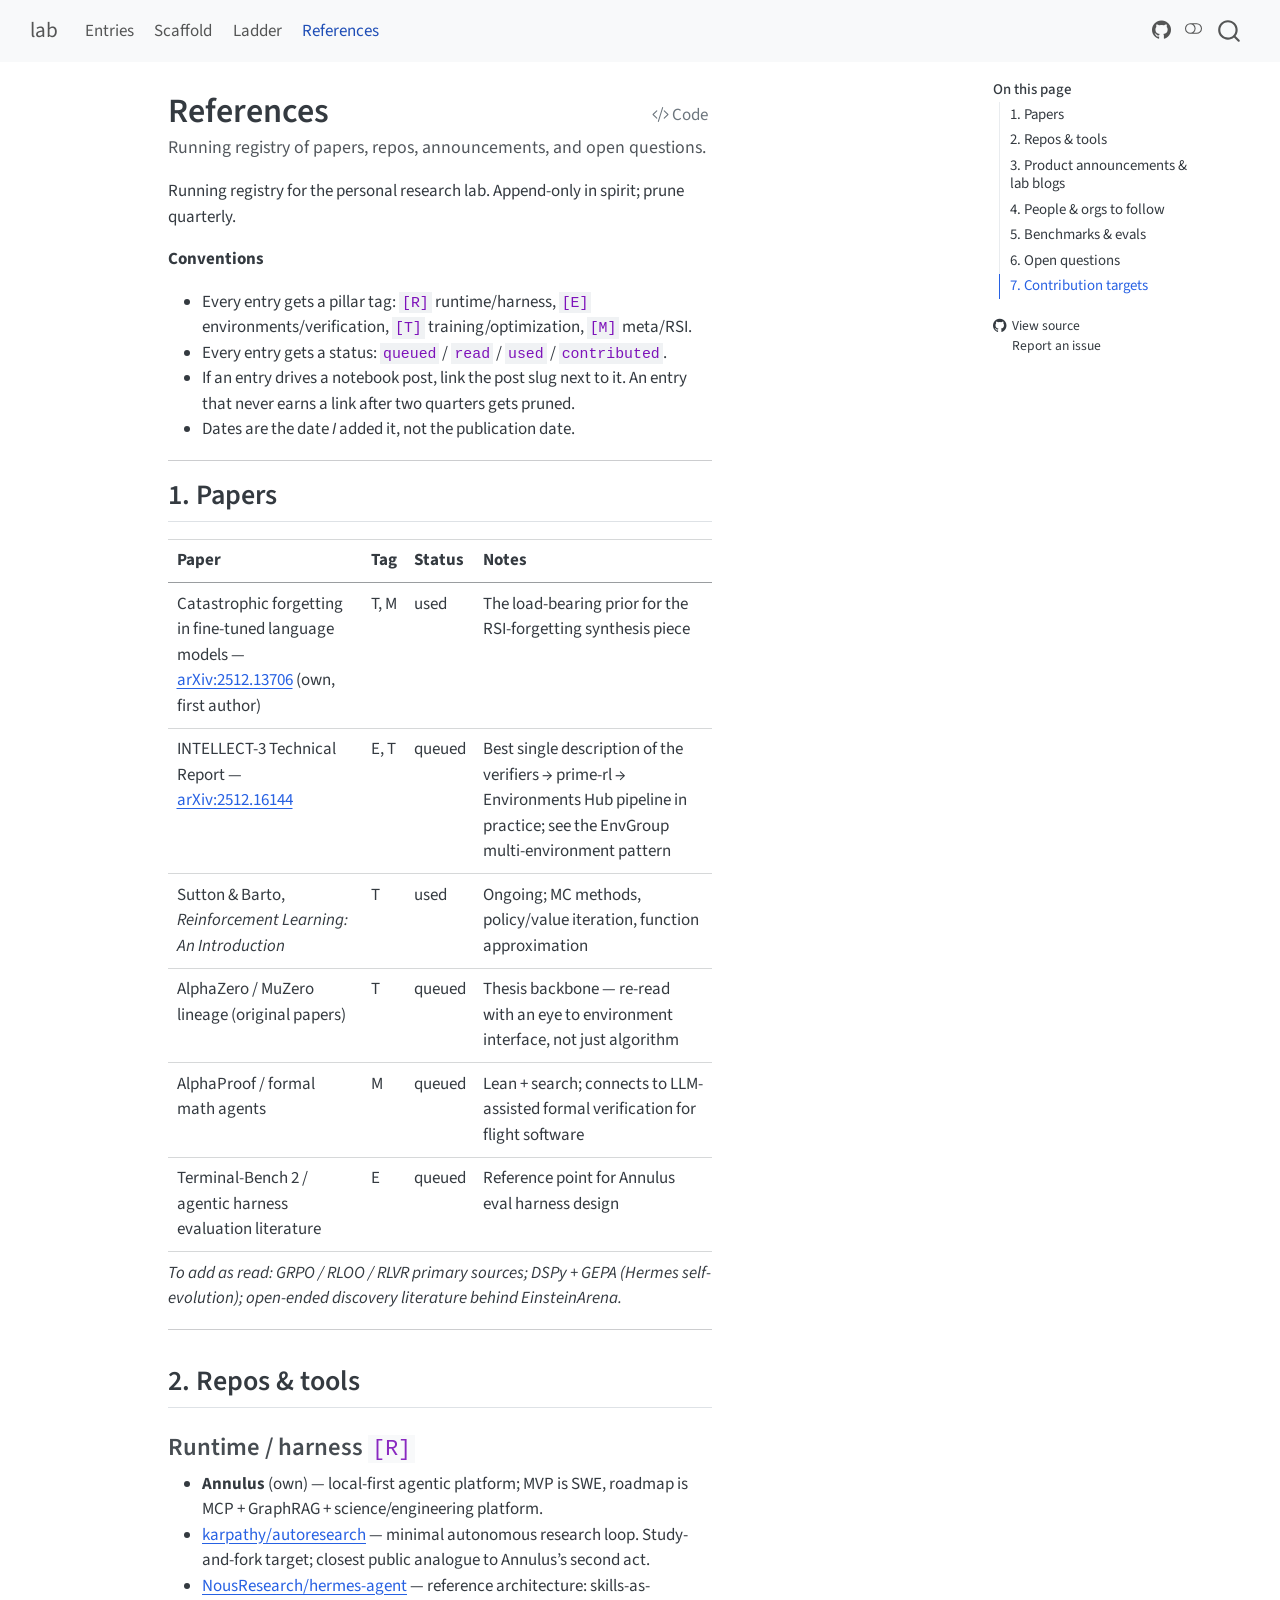
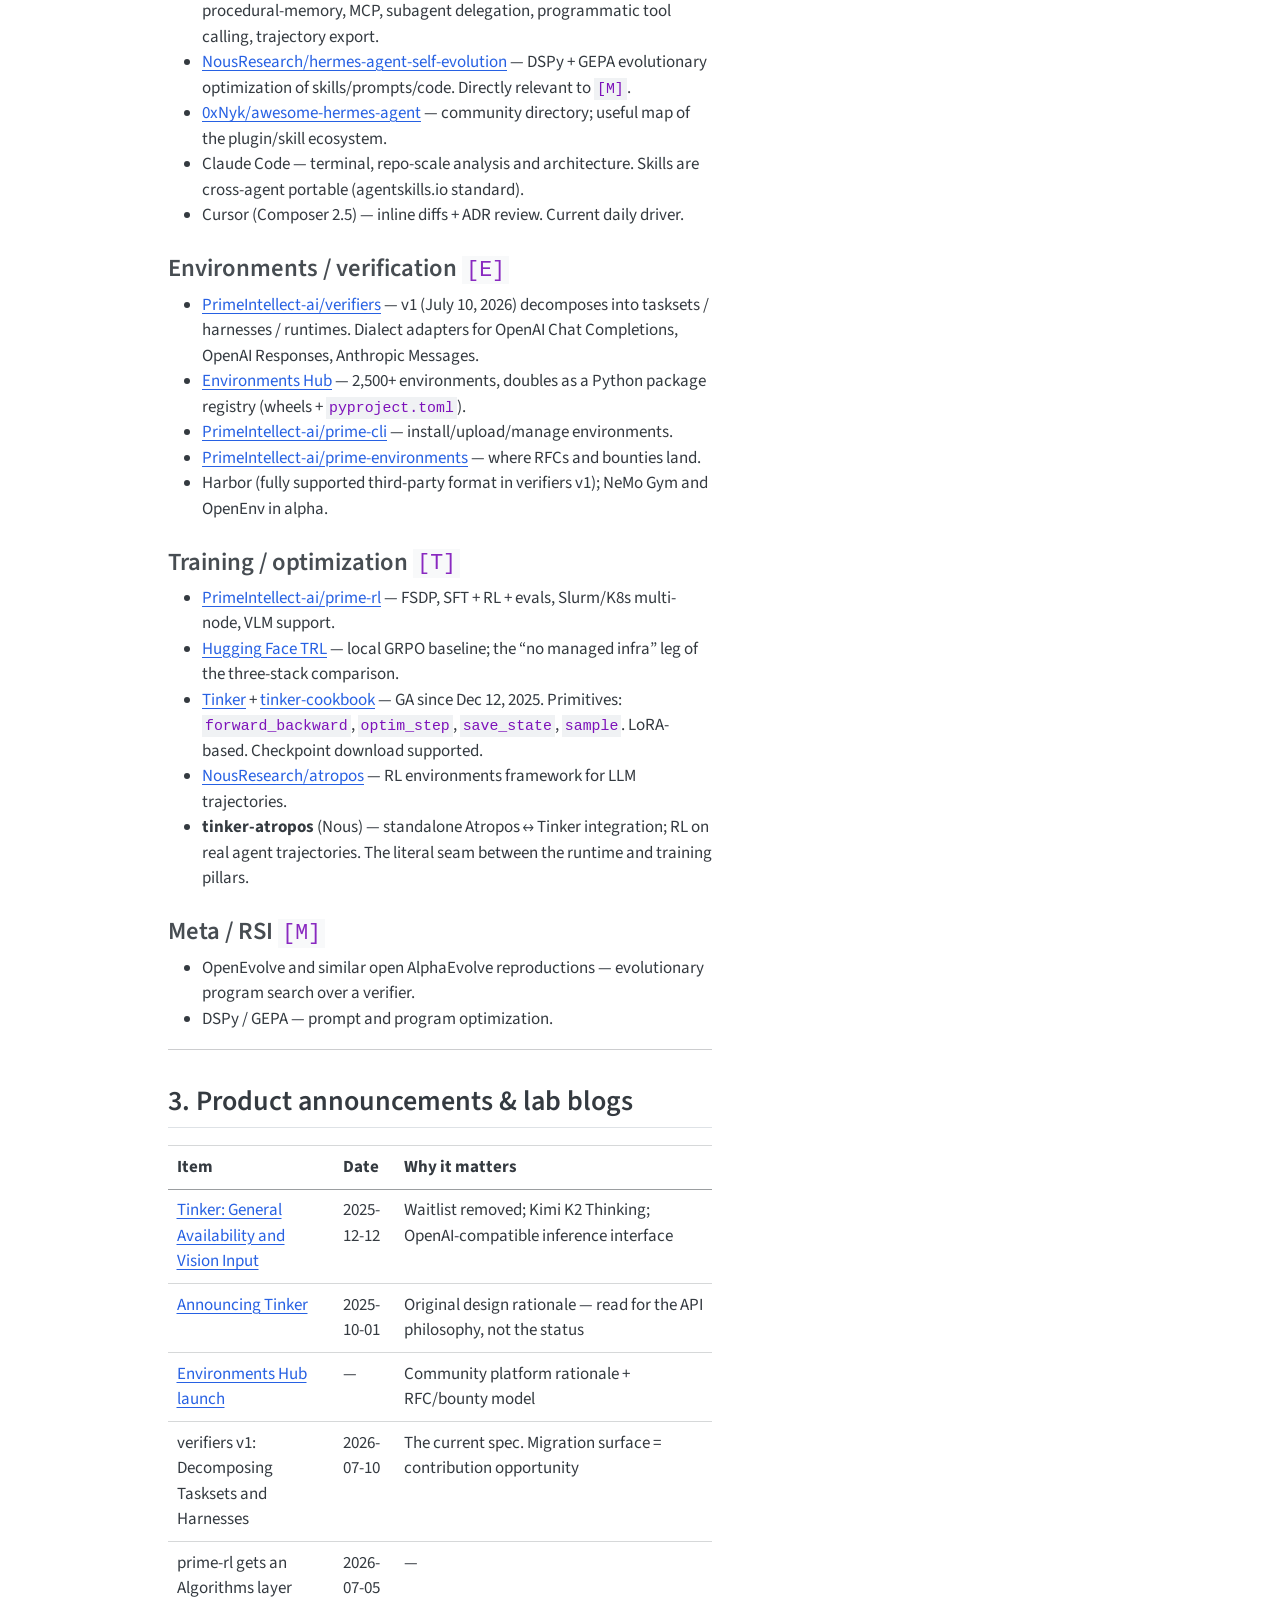
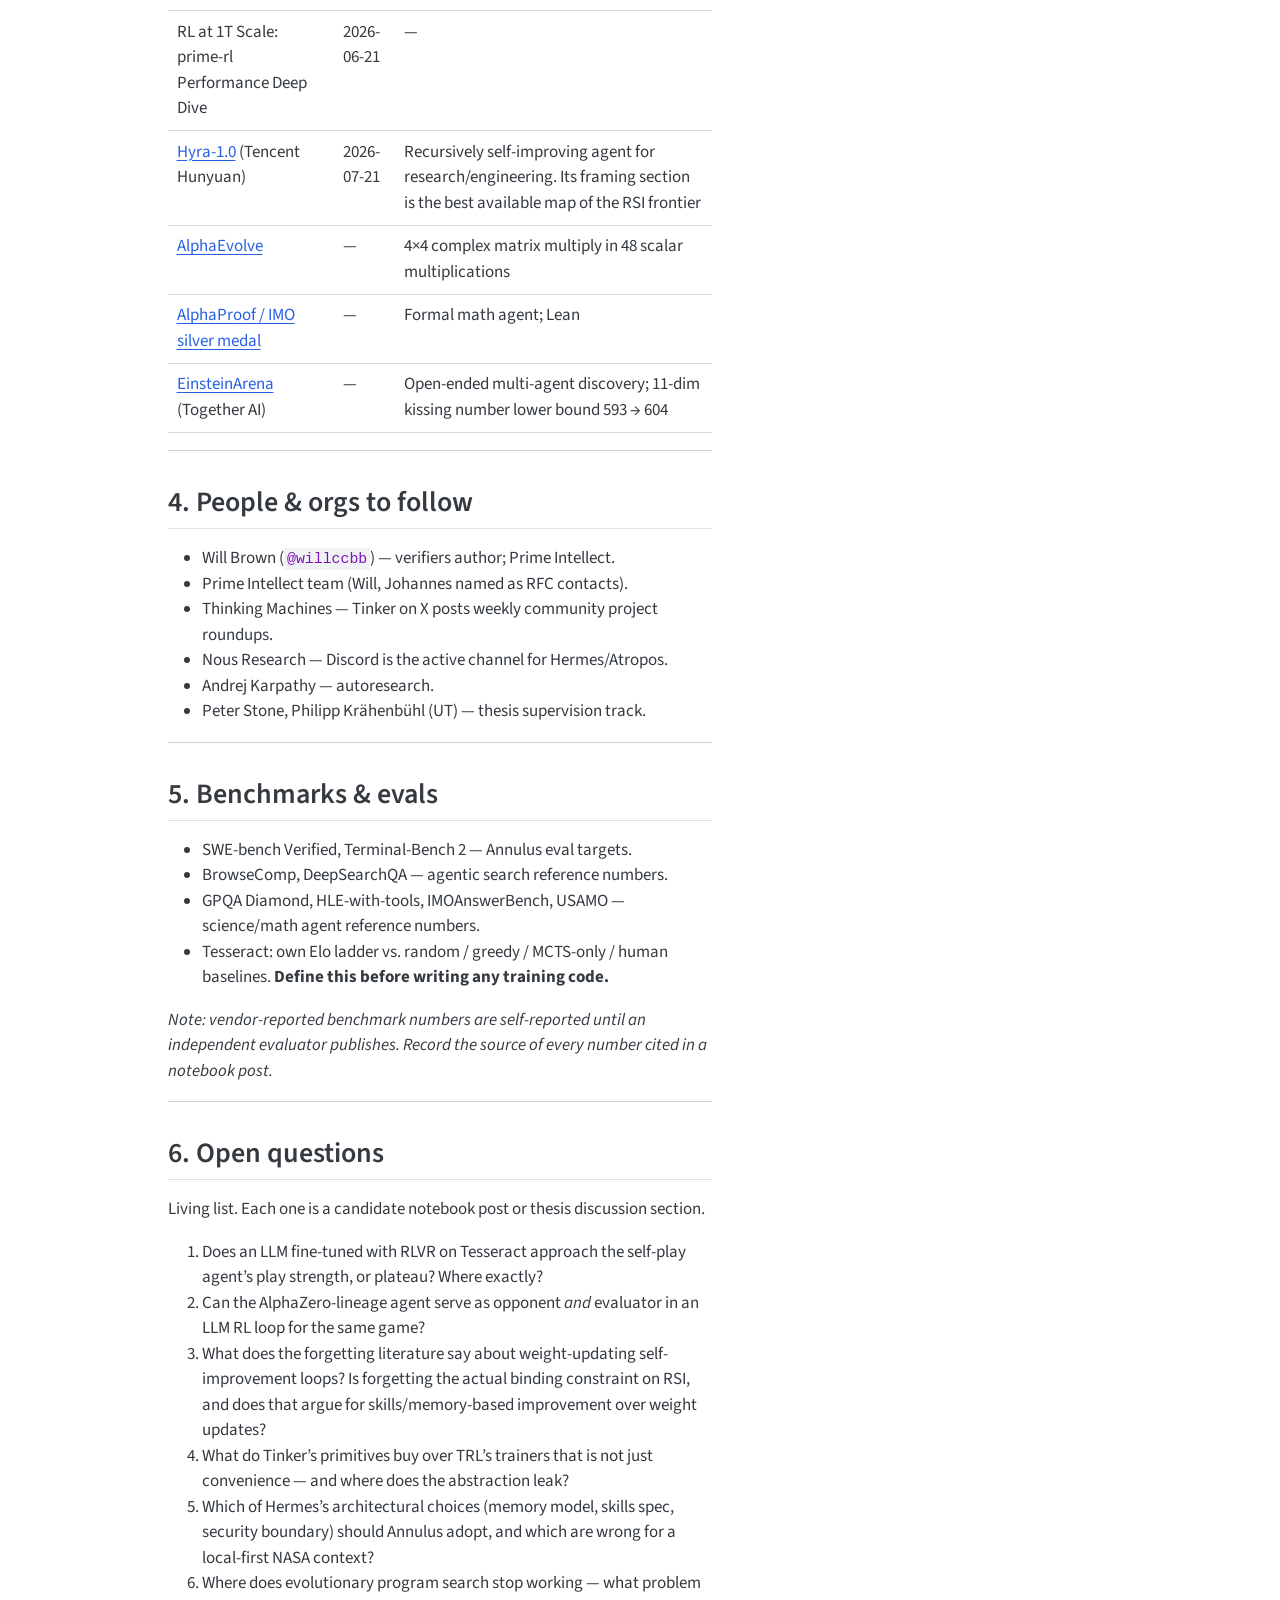
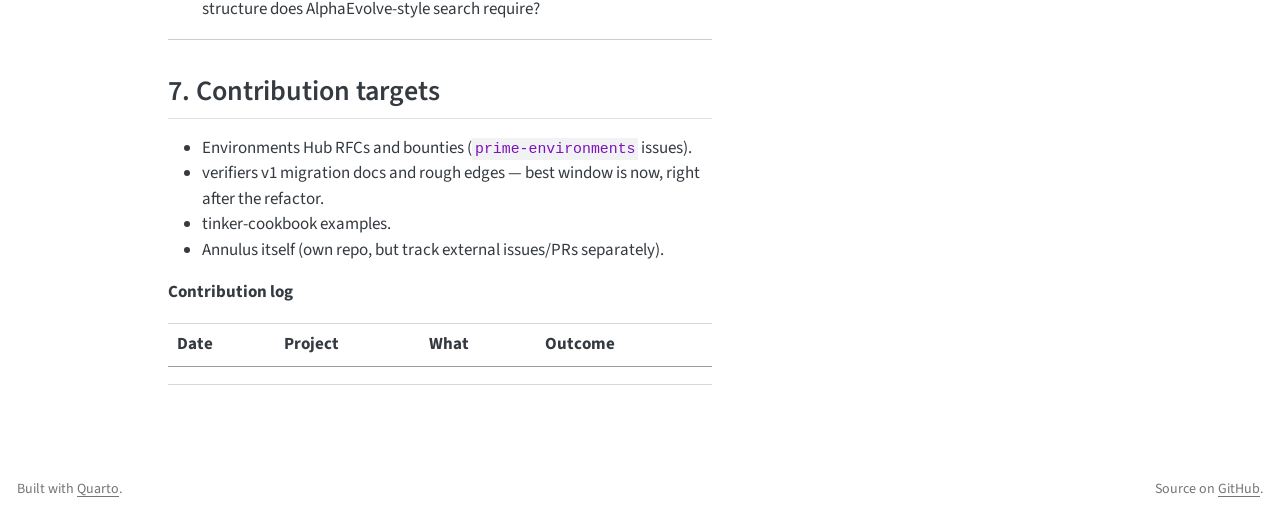
<file: references.html>
<!DOCTYPE html>
<html xmlns="http://www.w3.org/1999/xhtml" lang="en" xml:lang="en"><head>

<meta charset="utf-8">
<meta name="generator" content="quarto-1.9.38">

<meta name="viewport" content="width=device-width, initial-scale=1.0, user-scalable=yes">

<meta name="description" content="Running registry of papers, repos, announcements, and open questions.">

<title>References – lab</title>
<style>
/* Default styles provided by pandoc.
** See https://pandoc.org/MANUAL.html#variables-for-html for config info.
*/
code{white-space: pre-wrap;}
span.smallcaps{font-variant: small-caps;}
div.columns{display: flex; gap: min(4vw, 1.5em);}
div.column{flex: auto; overflow-x: auto;}
div.hanging-indent{margin-left: 1.5em; text-indent: -1.5em;}
ul.task-list{list-style: none;}
ul.task-list li input[type="checkbox"] {
  width: 0.8em;
  margin: 0 0.8em 0.2em -1em; /* quarto-specific, see https://github.com/quarto-dev/quarto-cli/issues/4556 */ 
  vertical-align: middle;
}
/* CSS for syntax highlighting */
html { -webkit-text-size-adjust: 100%; }
pre > code.sourceCode { white-space: pre; position: relative; }
pre > code.sourceCode > span { display: inline-block; line-height: 1.25; }
pre > code.sourceCode > span:empty { height: 1.2em; }
.sourceCode { overflow: visible; }
code.sourceCode > span { color: inherit; text-decoration: inherit; }
div.sourceCode { margin: 1em 0; }
pre.sourceCode { margin: 0; }
@media screen {
div.sourceCode { overflow: auto; }
}
@media print {
pre > code.sourceCode { white-space: pre-wrap; }
pre > code.sourceCode > span { text-indent: -5em; padding-left: 5em; }
}
pre.numberSource code
  { counter-reset: source-line 0; }
pre.numberSource code > span
  { position: relative; left: -4em; counter-increment: source-line; }
pre.numberSource code > span > a:first-child::before
  { content: counter(source-line);
    position: relative; left: -1em; text-align: right; vertical-align: baseline;
    border: none; display: inline-block;
    -webkit-touch-callout: none; -webkit-user-select: none;
    -khtml-user-select: none; -moz-user-select: none;
    -ms-user-select: none; user-select: none;
    padding: 0 4px; width: 4em;
  }
pre.numberSource { margin-left: 3em;  padding-left: 4px; }
div.sourceCode
  {   }
@media screen {
pre > code.sourceCode > span > a:first-child::before { text-decoration: underline; }
}
</style>


<script src="site_libs/quarto-nav/quarto-nav.js"></script>
<script src="site_libs/quarto-nav/headroom.min.js"></script>
<script src="site_libs/clipboard/clipboard.min.js"></script>
<script src="site_libs/quarto-search/autocomplete.umd.js"></script>
<script src="site_libs/quarto-search/fuse.min.js"></script>
<script src="site_libs/quarto-search/quarto-search.js"></script>
<meta name="quarto:offset" content="./">
<script src="site_libs/quarto-html/quarto.js" type="module"></script>
<script src="site_libs/quarto-html/tabsets/tabsets.js" type="module"></script>
<script src="site_libs/quarto-html/popper.min.js"></script>
<script src="site_libs/quarto-html/tippy.umd.min.js"></script>
<script src="site_libs/quarto-html/anchor.min.js"></script>
<link href="site_libs/quarto-html/tippy.css" rel="stylesheet">
<link href="site_libs/quarto-html/quarto-syntax-highlighting-de63f62b328812d8e578a4d74e282472.css" rel="stylesheet" class="quarto-color-scheme" id="quarto-text-highlighting-styles">
<link href="site_libs/quarto-html/quarto-syntax-highlighting-dark-6b6957c917596b414ec0b78690761e87.css" rel="stylesheet" class="quarto-color-scheme quarto-color-alternate" id="quarto-text-highlighting-styles">
<link href="site_libs/quarto-html/quarto-syntax-highlighting-de63f62b328812d8e578a4d74e282472.css" rel="stylesheet" class="quarto-color-scheme-extra" id="quarto-text-highlighting-styles">
<script src="site_libs/bootstrap/bootstrap.min.js"></script>
<link href="site_libs/bootstrap/bootstrap-icons.css" rel="stylesheet">
<link href="site_libs/bootstrap/bootstrap-7c8f0efb2d082e8c944f415d388773fc.min.css" rel="stylesheet" append-hash="true" class="quarto-color-scheme" id="quarto-bootstrap" data-mode="light">
<link href="site_libs/bootstrap/bootstrap-dark-fd76be33e3b631dfb9d60fb6760bf081.min.css" rel="stylesheet" append-hash="true" class="quarto-color-scheme quarto-color-alternate" id="quarto-bootstrap" data-mode="dark">
<link href="site_libs/bootstrap/bootstrap-7c8f0efb2d082e8c944f415d388773fc.min.css" rel="stylesheet" append-hash="true" class="quarto-color-scheme-extra" id="quarto-bootstrap" data-mode="light">
<script id="quarto-search-options" type="application/json">{
  "location": "navbar",
  "copy-button": false,
  "collapse-after": 3,
  "panel-placement": "end",
  "type": "overlay",
  "limit": 50,
  "keyboard-shortcut": [
    "f",
    "/",
    "s"
  ],
  "show-item-context": false,
  "language": {
    "search-no-results-text": "No results",
    "search-matching-documents-text": "matching documents",
    "search-copy-link-title": "Copy link to search",
    "search-hide-matches-text": "Hide additional matches",
    "search-more-match-text": "more match in this document",
    "search-more-matches-text": "more matches in this document",
    "search-clear-button-title": "Clear",
    "search-text-placeholder": "",
    "search-detached-cancel-button-title": "Cancel",
    "search-submit-button-title": "Submit",
    "search-label": "Search"
  }
}</script>


<link rel="stylesheet" href="styles.css">
<meta property="og:title" content="References – lab">
<meta property="og:description" content="Running registry of papers, repos, announcements, and open questions.">
<meta property="og:site_name" content="lab">
<meta name="twitter:title" content="References – lab">
<meta name="twitter:description" content="Running registry of papers, repos, announcements, and open questions.">
<meta name="twitter:card" content="summary">
</head>

<body class="nav-fixed quarto-light"><script id="quarto-html-before-body" type="application/javascript">
    const toggleBodyColorMode = (bsSheetEl) => {
      const mode = bsSheetEl.getAttribute("data-mode");
      const bodyEl = window.document.querySelector("body");
      if (mode === "dark") {
        bodyEl.classList.add("quarto-dark");
        bodyEl.classList.remove("quarto-light");
      } else {
        bodyEl.classList.add("quarto-light");
        bodyEl.classList.remove("quarto-dark");
      }
    }
    const toggleBodyColorPrimary = () => {
      const bsSheetEl = window.document.querySelector("link#quarto-bootstrap:not([rel=disabled-stylesheet])");
      if (bsSheetEl) {
        toggleBodyColorMode(bsSheetEl);
      }
    }
    const setColorSchemeToggle = (alternate) => {
      const toggles = window.document.querySelectorAll('.quarto-color-scheme-toggle');
      for (let i=0; i < toggles.length; i++) {
        const toggle = toggles[i];
        if (toggle) {
          if (alternate) {
            toggle.classList.add("alternate");
          } else {
            toggle.classList.remove("alternate");
          }
        }
      }
    };
    const toggleColorMode = (alternate) => {
      // Switch the stylesheets
      const primaryStylesheets = window.document.querySelectorAll('link.quarto-color-scheme:not(.quarto-color-alternate)');
      const alternateStylesheets = window.document.querySelectorAll('link.quarto-color-scheme.quarto-color-alternate');
      manageTransitions('#quarto-margin-sidebar .nav-link', false);
      if (alternate) {
        // note: dark is layered on light, we don't disable primary!
        enableStylesheet(alternateStylesheets);
        for (const sheetNode of alternateStylesheets) {
          if (sheetNode.id === "quarto-bootstrap") {
            toggleBodyColorMode(sheetNode);
          }
        }
      } else {
        disableStylesheet(alternateStylesheets);
        enableStylesheet(primaryStylesheets)
        toggleBodyColorPrimary();
      }
      manageTransitions('#quarto-margin-sidebar .nav-link', true);
      // Switch the toggles
      setColorSchemeToggle(alternate)
      // Hack to workaround the fact that safari doesn't
      // properly recolor the scrollbar when toggling (#1455)
      if (navigator.userAgent.indexOf('Safari') > 0 && navigator.userAgent.indexOf('Chrome') == -1) {
        manageTransitions("body", false);
        window.scrollTo(0, 1);
        setTimeout(() => {
          window.scrollTo(0, 0);
          manageTransitions("body", true);
        }, 40);
      }
    }
    const disableStylesheet = (stylesheets) => {
      for (let i=0; i < stylesheets.length; i++) {
        const stylesheet = stylesheets[i];
        stylesheet.rel = 'disabled-stylesheet';
      }
    }
    const enableStylesheet = (stylesheets) => {
      for (let i=0; i < stylesheets.length; i++) {
        const stylesheet = stylesheets[i];
        if(stylesheet.rel !== 'stylesheet') { // for Chrome, which will still FOUC without this check
          stylesheet.rel = 'stylesheet';
        }
      }
    }
    const manageTransitions = (selector, allowTransitions) => {
      const els = window.document.querySelectorAll(selector);
      for (let i=0; i < els.length; i++) {
        const el = els[i];
        if (allowTransitions) {
          el.classList.remove('notransition');
        } else {
          el.classList.add('notransition');
        }
      }
    }
    const isFileUrl = () => {
      return window.location.protocol === 'file:';
    }
    const hasAlternateSentinel = () => {
      let styleSentinel = getColorSchemeSentinel();
      if (styleSentinel !== null) {
        return styleSentinel === "alternate";
      } else {
        return false;
      }
    }
    const setStyleSentinel = (alternate) => {
      const value = alternate ? "alternate" : "default";
      if (!isFileUrl()) {
        window.localStorage.setItem("quarto-color-scheme", value);
      } else {
        localAlternateSentinel = value;
      }
    }
    const getColorSchemeSentinel = () => {
      if (!isFileUrl()) {
        const storageValue = window.localStorage.getItem("quarto-color-scheme");
        return storageValue != null ? storageValue : localAlternateSentinel;
      } else {
        return localAlternateSentinel;
      }
    }
    const toggleGiscusIfUsed = (isAlternate, darkModeDefault) => {
      const baseTheme = document.querySelector('#giscus-base-theme')?.value ?? 'light';
      const alternateTheme = document.querySelector('#giscus-alt-theme')?.value ?? 'dark';
      let newTheme = '';
      if(authorPrefersDark) {
        newTheme = isAlternate ? baseTheme : alternateTheme;
      } else {
        newTheme = isAlternate ? alternateTheme : baseTheme;
      }
      const changeGiscusTheme = () => {
        // From: https://github.com/giscus/giscus/issues/336
        const sendMessage = (message) => {
          const iframe = document.querySelector('iframe.giscus-frame');
          if (!iframe) return;
          iframe.contentWindow.postMessage({ giscus: message }, 'https://giscus.app');
        }
        sendMessage({
          setConfig: {
            theme: newTheme
          }
        });
      }
      const isGiscussLoaded = window.document.querySelector('iframe.giscus-frame') !== null;
      if (isGiscussLoaded) {
        changeGiscusTheme();
      }
    };
    const authorPrefersDark = false;
    const darkModeDefault = authorPrefersDark;
      document.querySelector('link#quarto-text-highlighting-styles.quarto-color-scheme-extra').rel = 'disabled-stylesheet';
      document.querySelector('link#quarto-bootstrap.quarto-color-scheme-extra').rel = 'disabled-stylesheet';
    let localAlternateSentinel = darkModeDefault ? 'alternate' : 'default';
    // Dark / light mode switch
    window.quartoToggleColorScheme = () => {
      // Read the current dark / light value
      let toAlternate = !hasAlternateSentinel();
      toggleColorMode(toAlternate);
      setStyleSentinel(toAlternate);
      toggleGiscusIfUsed(toAlternate, darkModeDefault);
      window.dispatchEvent(new Event('resize'));
    };
    // Switch to dark mode if need be
    if (hasAlternateSentinel()) {
      toggleColorMode(true);
    } else {
      toggleColorMode(false);
    }
  </script>

<div id="quarto-search-results"></div>
  <header id="quarto-header" class="headroom fixed-top">
    <nav class="navbar navbar-expand-lg " data-bs-theme="dark">
      <div class="navbar-container container-fluid">
      <div class="navbar-brand-container mx-auto">
    <a class="navbar-brand" href="./index.html">
    <span class="navbar-title">lab</span>
    </a>
  </div>
            <div id="quarto-search" class="" title="Search"></div>
          <button class="navbar-toggler" type="button" data-bs-toggle="collapse" data-bs-target="#navbarCollapse" aria-controls="navbarCollapse" role="menu" aria-expanded="false" aria-label="Toggle navigation" onclick="if (window.quartoToggleHeadroom) { window.quartoToggleHeadroom(); }">
  <span class="navbar-toggler-icon"></span>
</button>
          <div class="collapse navbar-collapse" id="navbarCollapse">
            <ul class="navbar-nav navbar-nav-scroll me-auto">
  <li class="nav-item">
    <a class="nav-link" href="./index.html"> 
<span class="menu-text">Entries</span></a>
  </li>  
  <li class="nav-item">
    <a class="nav-link" href="./about.html"> 
<span class="menu-text">Scaffold</span></a>
  </li>  
  <li class="nav-item">
    <a class="nav-link" href="./ladder.html"> 
<span class="menu-text">Ladder</span></a>
  </li>  
  <li class="nav-item">
    <a class="nav-link active" href="./references.html" aria-current="page"> 
<span class="menu-text">References</span></a>
  </li>  
</ul>
            <ul class="navbar-nav navbar-nav-scroll ms-auto">
  <li class="nav-item compact">
    <a class="nav-link" href="https://github.com/johngrahamreynolds"> <i class="bi bi-github" role="img" aria-label="GitHub">
</i> 
<span class="menu-text"></span></a>
  </li>  
</ul>
          </div> <!-- /navcollapse -->
            <div class="quarto-navbar-tools">
  <a href="" class="quarto-color-scheme-toggle quarto-navigation-tool  px-1" onclick="window.quartoToggleColorScheme(); return false;" title="Toggle dark mode"><i class="bi"></i></a>
</div>
      </div> <!-- /container-fluid -->
    </nav>
</header>
<!-- content -->
<div id="quarto-content" class="quarto-container page-columns page-rows-contents page-layout-article page-navbar">
<!-- sidebar -->
<!-- margin-sidebar -->
    <div id="quarto-margin-sidebar" class="sidebar margin-sidebar">
        <nav id="TOC" role="doc-toc" class="toc-active">
    <h2 id="toc-title">On this page</h2>
   
  <ul class="collapse">
  <li><a href="#papers" id="toc-papers" class="nav-link active" data-scroll-target="#papers">1. Papers</a></li>
  <li><a href="#repos-tools" id="toc-repos-tools" class="nav-link" data-scroll-target="#repos-tools">2. Repos &amp; tools</a></li>
  <li><a href="#product-announcements-lab-blogs" id="toc-product-announcements-lab-blogs" class="nav-link" data-scroll-target="#product-announcements-lab-blogs">3. Product announcements &amp; lab blogs</a></li>
  <li><a href="#people-orgs-to-follow" id="toc-people-orgs-to-follow" class="nav-link" data-scroll-target="#people-orgs-to-follow">4. People &amp; orgs to follow</a></li>
  <li><a href="#benchmarks-evals" id="toc-benchmarks-evals" class="nav-link" data-scroll-target="#benchmarks-evals">5. Benchmarks &amp; evals</a></li>
  <li><a href="#open-questions" id="toc-open-questions" class="nav-link" data-scroll-target="#open-questions">6. Open questions</a></li>
  <li><a href="#contribution-targets" id="toc-contribution-targets" class="nav-link" data-scroll-target="#contribution-targets">7. Contribution targets</a></li>
  </ul>
<div class="toc-actions"><ul class="collapse"><li><a href="https://github.com/johngrahamreynolds/lab/blob/main/references.qmd" class="toc-action"><i class="bi bi-github"></i>View source</a></li><li><a href="https://github.com/johngrahamreynolds/lab/issues/new" class="toc-action"><i class="bi empty"></i>Report an issue</a></li></ul></div></nav>
    </div>
<!-- main -->
<main class="content" id="quarto-document-content">


<header id="title-block-header" class="quarto-title-block default">
<div class="quarto-title">
<div class="quarto-title-block"><div><h1 class="title">References</h1><button type="button" class="btn code-tools-button" id="quarto-code-tools-source"><i class="bi"></i> Code</button></div></div>
</div>

<div>
  <div class="description">
    Running registry of papers, repos, announcements, and open questions.
  </div>
</div>


<div class="quarto-title-meta">

    
  
    
  </div>
  


</header>


<p>Running registry for the personal research lab. Append-only in spirit; prune quarterly.</p>
<p><strong>Conventions</strong></p>
<ul>
<li>Every entry gets a pillar tag: <code>[R]</code> runtime/harness, <code>[E]</code> environments/verification, <code>[T]</code> training/optimization, <code>[M]</code> meta/RSI.</li>
<li>Every entry gets a status: <code>queued</code> / <code>read</code> / <code>used</code> / <code>contributed</code>.</li>
<li>If an entry drives a notebook post, link the post slug next to it. An entry that never earns a link after two quarters gets pruned.</li>
<li>Dates are the date <em>I</em> added it, not the publication date.</li>
</ul>
<hr>
<section id="papers" class="level2">
<h2 class="anchored" data-anchor-id="papers">1. Papers</h2>
<table class="caption-top table">
<thead>
<tr class="header">
<th>Paper</th>
<th>Tag</th>
<th>Status</th>
<th>Notes</th>
</tr>
</thead>
<tbody>
<tr class="odd">
<td>Catastrophic forgetting in fine-tuned language models — <a href="https://arxiv.org/abs/2512.13706">arXiv:2512.13706</a> (own, first author)</td>
<td>T, M</td>
<td>used</td>
<td>The load-bearing prior for the RSI-forgetting synthesis piece</td>
</tr>
<tr class="even">
<td>INTELLECT-3 Technical Report — <a href="https://arxiv.org/pdf/2512.16144">arXiv:2512.16144</a></td>
<td>E, T</td>
<td>queued</td>
<td>Best single description of the verifiers → prime-rl → Environments Hub pipeline in practice; see the EnvGroup multi-environment pattern</td>
</tr>
<tr class="odd">
<td>Sutton &amp; Barto, <em>Reinforcement Learning: An Introduction</em></td>
<td>T</td>
<td>used</td>
<td>Ongoing; MC methods, policy/value iteration, function approximation</td>
</tr>
<tr class="even">
<td>AlphaZero / MuZero lineage (original papers)</td>
<td>T</td>
<td>queued</td>
<td>Thesis backbone — re-read with an eye to environment interface, not just algorithm</td>
</tr>
<tr class="odd">
<td>AlphaProof / formal math agents</td>
<td>M</td>
<td>queued</td>
<td>Lean + search; connects to LLM-assisted formal verification for flight software</td>
</tr>
<tr class="even">
<td>Terminal-Bench 2 / agentic harness evaluation literature</td>
<td>E</td>
<td>queued</td>
<td>Reference point for Annulus eval harness design</td>
</tr>
</tbody>
</table>
<p><em>To add as read: GRPO / RLOO / RLVR primary sources; DSPy + GEPA (Hermes self-evolution); open-ended discovery literature behind EinsteinArena.</em></p>
<hr>
</section>
<section id="repos-tools" class="level2">
<h2 class="anchored" data-anchor-id="repos-tools">2. Repos &amp; tools</h2>
<section id="runtime-harness-r" class="level3">
<h3 class="anchored" data-anchor-id="runtime-harness-r">Runtime / harness <code>[R]</code></h3>
<ul>
<li><strong>Annulus</strong> (own) — local-first agentic platform; MVP is SWE, roadmap is MCP + GraphRAG + science/engineering platform.</li>
<li><a href="https://github.com/karpathy/autoresearch">karpathy/autoresearch</a> — minimal autonomous research loop. Study-and-fork target; closest public analogue to Annulus’s second act.</li>
<li><a href="https://github.com/nousresearch">NousResearch/hermes-agent</a> — reference architecture: skills-as-procedural-memory, MCP, subagent delegation, programmatic tool calling, trajectory export.</li>
<li><a href="https://github.com/nousresearch">NousResearch/hermes-agent-self-evolution</a> — DSPy + GEPA evolutionary optimization of skills/prompts/code. Directly relevant to <code>[M]</code>.</li>
<li><a href="https://github.com/0xNyk/awesome-hermes-agent">0xNyk/awesome-hermes-agent</a> — community directory; useful map of the plugin/skill ecosystem.</li>
<li>Claude Code — terminal, repo-scale analysis and architecture. Skills are cross-agent portable (agentskills.io standard).</li>
<li>Cursor (Composer 2.5) — inline diffs + ADR review. Current daily driver.</li>
</ul>
</section>
<section id="environments-verification-e" class="level3">
<h3 class="anchored" data-anchor-id="environments-verification-e">Environments / verification <code>[E]</code></h3>
<ul>
<li><a href="https://github.com/PrimeIntellect-ai/verifiers">PrimeIntellect-ai/verifiers</a> — v1 (July 10, 2026) decomposes into tasksets / harnesses / runtimes. Dialect adapters for OpenAI Chat Completions, OpenAI Responses, Anthropic Messages.</li>
<li><a href="https://hub.primeintellect.ai">Environments Hub</a> — 2,500+ environments, doubles as a Python package registry (wheels + <code>pyproject.toml</code>).</li>
<li><a href="https://github.com/PrimeIntellect-ai/prime-cli">PrimeIntellect-ai/prime-cli</a> — install/upload/manage environments.</li>
<li><a href="https://github.com/PrimeIntellect-ai/prime-environments">PrimeIntellect-ai/prime-environments</a> — where RFCs and bounties land.</li>
<li>Harbor (fully supported third-party format in verifiers v1); NeMo Gym and OpenEnv in alpha.</li>
</ul>
</section>
<section id="training-optimization-t" class="level3">
<h3 class="anchored" data-anchor-id="training-optimization-t">Training / optimization <code>[T]</code></h3>
<ul>
<li><a href="https://github.com/PrimeIntellect-ai/prime-rl">PrimeIntellect-ai/prime-rl</a> — FSDP, SFT + RL + evals, Slurm/K8s multi-node, VLM support.</li>
<li><a href="https://github.com/huggingface/trl">Hugging Face TRL</a> — local GRPO baseline; the “no managed infra” leg of the three-stack comparison.</li>
<li><a href="https://thinkingmachines.ai/tinker/">Tinker</a> + <a href="https://github.com/thinking-machines-lab/tinker-cookbook">tinker-cookbook</a> — GA since Dec 12, 2025. Primitives: <code>forward_backward</code>, <code>optim_step</code>, <code>save_state</code>, <code>sample</code>. LoRA-based. Checkpoint download supported.</li>
<li><a href="https://github.com/nousresearch">NousResearch/atropos</a> — RL environments framework for LLM trajectories.</li>
<li><strong>tinker-atropos</strong> (Nous) — standalone Atropos ↔︎ Tinker integration; RL on real agent trajectories. The literal seam between the runtime and training pillars.</li>
</ul>
</section>
<section id="meta-rsi-m" class="level3">
<h3 class="anchored" data-anchor-id="meta-rsi-m">Meta / RSI <code>[M]</code></h3>
<ul>
<li>OpenEvolve and similar open AlphaEvolve reproductions — evolutionary program search over a verifier.</li>
<li>DSPy / GEPA — prompt and program optimization.</li>
</ul>
<hr>
</section>
</section>
<section id="product-announcements-lab-blogs" class="level2">
<h2 class="anchored" data-anchor-id="product-announcements-lab-blogs">3. Product announcements &amp; lab blogs</h2>
<table class="caption-top table">
<thead>
<tr class="header">
<th>Item</th>
<th>Date</th>
<th>Why it matters</th>
</tr>
</thead>
<tbody>
<tr class="odd">
<td><a href="https://thinkingmachines.ai/news/tinker-general-availability/">Tinker: General Availability and Vision Input</a></td>
<td>2025-12-12</td>
<td>Waitlist removed; Kimi K2 Thinking; OpenAI-compatible inference interface</td>
</tr>
<tr class="even">
<td><a href="https://thinkingmachines.ai/news/announcing-tinker/">Announcing Tinker</a></td>
<td>2025-10-01</td>
<td>Original design rationale — read for the API philosophy, not the status</td>
</tr>
<tr class="odd">
<td><a href="https://www.primeintellect.ai/blog/environments">Environments Hub launch</a></td>
<td>—</td>
<td>Community platform rationale + RFC/bounty model</td>
</tr>
<tr class="even">
<td>verifiers v1: Decomposing Tasksets and Harnesses</td>
<td>2026-07-10</td>
<td>The current spec. Migration surface = contribution opportunity</td>
</tr>
<tr class="odd">
<td>prime-rl gets an Algorithms layer</td>
<td>2026-07-05</td>
<td>—</td>
</tr>
<tr class="even">
<td>RL at 1T Scale: prime-rl Performance Deep Dive</td>
<td>2026-06-21</td>
<td>—</td>
</tr>
<tr class="odd">
<td><a href="https://hy.tencent.com/research/hyra">Hyra-1.0</a> (Tencent Hunyuan)</td>
<td>2026-07-21</td>
<td>Recursively self-improving agent for research/engineering. Its framing section is the best available map of the RSI frontier</td>
</tr>
<tr class="even">
<td><a href="https://deepmind.google/blog/alphaevolve-a-gemini-powered-coding-agent-for-designing-advanced-algorithms/">AlphaEvolve</a></td>
<td>—</td>
<td>4×4 complex matrix multiply in 48 scalar multiplications</td>
</tr>
<tr class="odd">
<td><a href="https://deepmind.google/blog/ai-solves-imo-problems-at-silver-medal-level/">AlphaProof / IMO silver medal</a></td>
<td>—</td>
<td>Formal math agent; Lean</td>
</tr>
<tr class="even">
<td><a href="https://www.together.ai/blog/einsteinarena">EinsteinArena</a> (Together AI)</td>
<td>—</td>
<td>Open-ended multi-agent discovery; 11-dim kissing number lower bound 593 → 604</td>
</tr>
</tbody>
</table>
<hr>
</section>
<section id="people-orgs-to-follow" class="level2">
<h2 class="anchored" data-anchor-id="people-orgs-to-follow">4. People &amp; orgs to follow</h2>
<ul>
<li>Will Brown (<code>@willccbb</code>) — verifiers author; Prime Intellect.</li>
<li>Prime Intellect team (Will, Johannes named as RFC contacts).</li>
<li>Thinking Machines — Tinker on X posts weekly community project roundups.</li>
<li>Nous Research — Discord is the active channel for Hermes/Atropos.</li>
<li>Andrej Karpathy — autoresearch.</li>
<li>Peter Stone, Philipp Krähenbühl (UT) — thesis supervision track.</li>
</ul>
<hr>
</section>
<section id="benchmarks-evals" class="level2">
<h2 class="anchored" data-anchor-id="benchmarks-evals">5. Benchmarks &amp; evals</h2>
<ul>
<li>SWE-bench Verified, Terminal-Bench 2 — Annulus eval targets.</li>
<li>BrowseComp, DeepSearchQA — agentic search reference numbers.</li>
<li>GPQA Diamond, HLE-with-tools, IMOAnswerBench, USAMO — science/math agent reference numbers.</li>
<li>Tesseract: own Elo ladder vs.&nbsp;random / greedy / MCTS-only / human baselines. <strong>Define this before writing any training code.</strong></li>
</ul>
<p><em>Note: vendor-reported benchmark numbers are self-reported until an independent evaluator publishes. Record the source of every number cited in a notebook post.</em></p>
<hr>
</section>
<section id="open-questions" class="level2">
<h2 class="anchored" data-anchor-id="open-questions">6. Open questions</h2>
<p>Living list. Each one is a candidate notebook post or thesis discussion section.</p>
<ol type="1">
<li>Does an LLM fine-tuned with RLVR on Tesseract approach the self-play agent’s play strength, or plateau? Where exactly?</li>
<li>Can the AlphaZero-lineage agent serve as opponent <em>and</em> evaluator in an LLM RL loop for the same game?</li>
<li>What does the forgetting literature say about weight-updating self-improvement loops? Is forgetting the actual binding constraint on RSI, and does that argue for skills/memory-based improvement over weight updates?</li>
<li>What do Tinker’s primitives buy over TRL’s trainers that is not just convenience — and where does the abstraction leak?</li>
<li>Which of Hermes’s architectural choices (memory model, skills spec, security boundary) should Annulus adopt, and which are wrong for a local-first NASA context?</li>
<li>Where does evolutionary program search stop working — what problem structure does AlphaEvolve-style search require?</li>
</ol>
<hr>
</section>
<section id="contribution-targets" class="level2">
<h2 class="anchored" data-anchor-id="contribution-targets">7. Contribution targets</h2>
<ul>
<li>Environments Hub RFCs and bounties (<code>prime-environments</code> issues).</li>
<li>verifiers v1 migration docs and rough edges — best window is now, right after the refactor.</li>
<li>tinker-cookbook examples.</li>
<li>Annulus itself (own repo, but track external issues/PRs separately).</li>
</ul>
<p><strong>Contribution log</strong></p>
<table class="caption-top table">
<thead>
<tr class="header">
<th>Date</th>
<th>Project</th>
<th>What</th>
<th>Outcome</th>
</tr>
</thead>
<tbody>
<tr class="odd">
<td></td>
<td></td>
<td></td>
<td></td>
</tr>
</tbody>
</table>


<!-- -->

</section>

</main> <!-- /main -->
<script id="quarto-html-after-body" type="application/javascript">
  window.document.addEventListener("DOMContentLoaded", function (event) {
    // Ensure there is a toggle, if there isn't float one in the top right
    if (window.document.querySelector('.quarto-color-scheme-toggle') === null) {
      const a = window.document.createElement('a');
      a.classList.add('top-right');
      a.classList.add('quarto-color-scheme-toggle');
      a.href = "";
      a.onclick = function() { try { window.quartoToggleColorScheme(); } catch {} return false; };
      const i = window.document.createElement("i");
      i.classList.add('bi');
      a.appendChild(i);
      window.document.body.appendChild(a);
    }
    setColorSchemeToggle(hasAlternateSentinel())
    const icon = "";
    const anchorJS = new window.AnchorJS();
    anchorJS.options = {
      placement: 'right',
      icon: icon
    };
    anchorJS.add('.anchored');
    const isCodeAnnotation = (el) => {
      for (const clz of el.classList) {
        if (clz.startsWith('code-annotation-')) {                     
          return true;
        }
      }
      return false;
    }
    const onCopySuccess = function(e) {
      // button target
      const button = e.trigger;
      // don't keep focus
      button.blur();
      // flash "checked"
      button.classList.add('code-copy-button-checked');
      var currentTitle = button.getAttribute("title");
      button.setAttribute("title", "Copied!");
      let tooltip;
      if (window.bootstrap) {
        button.setAttribute("data-bs-toggle", "tooltip");
        button.setAttribute("data-bs-placement", "left");
        button.setAttribute("data-bs-title", "Copied!");
        tooltip = new bootstrap.Tooltip(button, 
          { trigger: "manual", 
            customClass: "code-copy-button-tooltip",
            offset: [0, -8]});
        tooltip.show();    
      }
      setTimeout(function() {
        if (tooltip) {
          tooltip.hide();
          button.removeAttribute("data-bs-title");
          button.removeAttribute("data-bs-toggle");
          button.removeAttribute("data-bs-placement");
        }
        button.setAttribute("title", currentTitle);
        button.classList.remove('code-copy-button-checked');
      }, 1000);
      // clear code selection
      e.clearSelection();
    }
    const getTextToCopy = function(trigger) {
      const outerScaffold = trigger.parentElement.cloneNode(true);
      const codeEl = outerScaffold.querySelector('code');
      for (const childEl of codeEl.children) {
        if (isCodeAnnotation(childEl)) {
          childEl.remove();
        }
      }
      return codeEl.innerText;
    }
    const clipboard = new window.ClipboardJS('.code-copy-button:not([data-in-quarto-modal])', {
      text: getTextToCopy
    });
    clipboard.on('success', onCopySuccess);
    if (window.document.getElementById('quarto-embedded-source-code-modal')) {
      const clipboardModal = new window.ClipboardJS('.code-copy-button[data-in-quarto-modal]', {
        text: getTextToCopy,
        container: window.document.getElementById('quarto-embedded-source-code-modal')
      });
      clipboardModal.on('success', onCopySuccess);
    }
    const viewSource = window.document.getElementById('quarto-view-source') ||
                       window.document.getElementById('quarto-code-tools-source');
    if (viewSource) {
      const sourceUrl = viewSource.getAttribute("data-quarto-source-url");
      viewSource.addEventListener("click", function(e) {
        if (sourceUrl) {
          // rstudio viewer pane
          if (/\bcapabilities=\b/.test(window.location)) {
            window.open(sourceUrl);
          } else {
            window.location.href = sourceUrl;
          }
        } else {
          const modal = new bootstrap.Modal(document.getElementById('quarto-embedded-source-code-modal'));
          modal.show();
        }
        return false;
      });
    }
    function toggleCodeHandler(show) {
      return function(e) {
        const detailsSrc = window.document.querySelectorAll(".cell > details > .sourceCode");
        for (let i=0; i<detailsSrc.length; i++) {
          const details = detailsSrc[i].parentElement;
          if (show) {
            details.open = true;
          } else {
            details.removeAttribute("open");
          }
        }
        const cellCodeDivs = window.document.querySelectorAll(".cell > .sourceCode");
        const fromCls = show ? "hidden" : "unhidden";
        const toCls = show ? "unhidden" : "hidden";
        for (let i=0; i<cellCodeDivs.length; i++) {
          const codeDiv = cellCodeDivs[i];
          if (codeDiv.classList.contains(fromCls)) {
            codeDiv.classList.remove(fromCls);
            codeDiv.classList.add(toCls);
          } 
        }
        return false;
      }
    }
    const hideAllCode = window.document.getElementById("quarto-hide-all-code");
    if (hideAllCode) {
      hideAllCode.addEventListener("click", toggleCodeHandler(false));
    }
    const showAllCode = window.document.getElementById("quarto-show-all-code");
    if (showAllCode) {
      showAllCode.addEventListener("click", toggleCodeHandler(true));
    }
      var localhostRegex = new RegExp(/^(?:http|https):\/\/localhost\:?[0-9]*\//);
      var mailtoRegex = new RegExp(/^mailto:/);
        var filterRegex = new RegExp("https:\/\/johngrahamreynolds\.github\.io\/lab");
      var isInternal = (href) => {
          return filterRegex.test(href) || localhostRegex.test(href) || mailtoRegex.test(href);
      }
      // Inspect non-navigation links and adorn them if external
     var links = window.document.querySelectorAll('a[href]:not(.nav-link):not(.navbar-brand):not(.toc-action):not(.sidebar-link):not(.sidebar-item-toggle):not(.pagination-link):not(.no-external):not([aria-hidden]):not(.dropdown-item):not(.quarto-navigation-tool):not(.about-link)');
      for (var i=0; i<links.length; i++) {
        const link = links[i];
        if (!isInternal(link.href)) {
          // undo the damage that might have been done by quarto-nav.js in the case of
          // links that we want to consider external
          if (link.dataset.originalHref !== undefined) {
            link.href = link.dataset.originalHref;
          }
            // target, if specified
            link.setAttribute("target", "_blank");
            if (link.getAttribute("rel") === null) {
              link.setAttribute("rel", "noopener");
            }
        }
      }
    function tippyHover(el, contentFn, onTriggerFn, onUntriggerFn) {
      const config = {
        allowHTML: true,
        maxWidth: 500,
        delay: 100,
        arrow: false,
        appendTo: function(el) {
            return el.parentElement;
        },
        interactive: true,
        interactiveBorder: 10,
        theme: 'quarto',
        placement: 'bottom-start',
      };
      if (contentFn) {
        config.content = contentFn;
      }
      if (onTriggerFn) {
        config.onTrigger = onTriggerFn;
      }
      if (onUntriggerFn) {
        config.onUntrigger = onUntriggerFn;
      }
      window.tippy(el, config); 
    }
    const noterefs = window.document.querySelectorAll('a[role="doc-noteref"]');
    for (var i=0; i<noterefs.length; i++) {
      const ref = noterefs[i];
      tippyHover(ref, function() {
        // use id or data attribute instead here
        let href = ref.getAttribute('data-footnote-href') || ref.getAttribute('href');
        try { href = new URL(href).hash; } catch {}
        const id = href.replace(/^#\/?/, "");
        const note = window.document.getElementById(id);
        if (note) {
          return note.innerHTML;
        } else {
          return "";
        }
      });
    }
    const xrefs = window.document.querySelectorAll('a.quarto-xref');
    const processXRef = (id, note) => {
      // Strip column container classes
      const stripColumnClz = (el) => {
        el.classList.remove("page-full", "page-columns");
        if (el.children) {
          for (const child of el.children) {
            stripColumnClz(child);
          }
        }
      }
      stripColumnClz(note)
      if (id === null || id.startsWith('sec-')) {
        // Special case sections, only their first couple elements
        const container = document.createElement("div");
        if (note.children && note.children.length > 2) {
          container.appendChild(note.children[0].cloneNode(true));
          for (let i = 1; i < note.children.length; i++) {
            const child = note.children[i];
            if (child.tagName === "P" && child.innerText === "") {
              continue;
            } else {
              container.appendChild(child.cloneNode(true));
              break;
            }
          }
          if (window.Quarto?.typesetMath) {
            window.Quarto.typesetMath(container);
          }
          return container.innerHTML
        } else {
          if (window.Quarto?.typesetMath) {
            window.Quarto.typesetMath(note);
          }
          return note.innerHTML;
        }
      } else {
        // Remove any anchor links if they are present
        const anchorLink = note.querySelector('a.anchorjs-link');
        if (anchorLink) {
          anchorLink.remove();
        }
        if (window.Quarto?.typesetMath) {
          window.Quarto.typesetMath(note);
        }
        if (note.classList.contains("callout")) {
          return note.outerHTML;
        } else {
          return note.innerHTML;
        }
      }
    }
    for (var i=0; i<xrefs.length; i++) {
      const xref = xrefs[i];
      tippyHover(xref, undefined, function(instance) {
        instance.disable();
        let url = xref.getAttribute('href');
        let hash = undefined; 
        if (url.startsWith('#')) {
          hash = url;
        } else {
          try { hash = new URL(url).hash; } catch {}
        }
        if (hash) {
          const id = hash.replace(/^#\/?/, "");
          const note = window.document.getElementById(id);
          if (note !== null) {
            try {
              const html = processXRef(id, note.cloneNode(true));
              instance.setContent(html);
            } finally {
              instance.enable();
              instance.show();
            }
          } else {
            // See if we can fetch this
            fetch(url.split('#')[0])
            .then(res => res.text())
            .then(html => {
              const parser = new DOMParser();
              const htmlDoc = parser.parseFromString(html, "text/html");
              const note = htmlDoc.getElementById(id);
              if (note !== null) {
                const html = processXRef(id, note);
                instance.setContent(html);
              } 
            }).finally(() => {
              instance.enable();
              instance.show();
            });
          }
        } else {
          // See if we can fetch a full url (with no hash to target)
          // This is a special case and we should probably do some content thinning / targeting
          fetch(url)
          .then(res => res.text())
          .then(html => {
            const parser = new DOMParser();
            const htmlDoc = parser.parseFromString(html, "text/html");
            const note = htmlDoc.querySelector('main.content');
            if (note !== null) {
              // This should only happen for chapter cross references
              // (since there is no id in the URL)
              // remove the first header
              if (note.children.length > 0 && note.children[0].tagName === "HEADER") {
                note.children[0].remove();
              }
              const html = processXRef(null, note);
              instance.setContent(html);
            } 
          }).finally(() => {
            instance.enable();
            instance.show();
          });
        }
      }, function(instance) {
      });
    }
        let selectedAnnoteEl;
        const selectorForAnnotation = ( cell, annotation) => {
          let cellAttr = 'data-code-cell="' + cell + '"';
          let lineAttr = 'data-code-annotation="' +  annotation + '"';
          const selector = 'span[' + cellAttr + '][' + lineAttr + ']';
          return selector;
        }
        const selectCodeLines = (annoteEl) => {
          const doc = window.document;
          const targetCell = annoteEl.getAttribute("data-target-cell");
          const targetAnnotation = annoteEl.getAttribute("data-target-annotation");
          const annoteSpan = window.document.querySelector(selectorForAnnotation(targetCell, targetAnnotation));
          const lines = annoteSpan.getAttribute("data-code-lines").split(",");
          const lineIds = lines.map((line) => {
            return targetCell + "-" + line;
          })
          let top = null;
          let height = null;
          let parent = null;
          if (lineIds.length > 0) {
              //compute the position of the single el (top and bottom and make a div)
              const el = window.document.getElementById(lineIds[0]);
              top = el.offsetTop;
              height = el.offsetHeight;
              parent = el.parentElement.parentElement;
            if (lineIds.length > 1) {
              const lastEl = window.document.getElementById(lineIds[lineIds.length - 1]);
              const bottom = lastEl.offsetTop + lastEl.offsetHeight;
              height = bottom - top;
            }
            if (top !== null && height !== null && parent !== null) {
              // cook up a div (if necessary) and position it 
              let div = window.document.getElementById("code-annotation-line-highlight");
              if (div === null) {
                div = window.document.createElement("div");
                div.setAttribute("id", "code-annotation-line-highlight");
                div.style.position = 'absolute';
                parent.appendChild(div);
              }
              div.style.top = top - 2 + "px";
              div.style.height = height + 4 + "px";
              div.style.left = 0;
              let gutterDiv = window.document.getElementById("code-annotation-line-highlight-gutter");
              if (gutterDiv === null) {
                gutterDiv = window.document.createElement("div");
                gutterDiv.setAttribute("id", "code-annotation-line-highlight-gutter");
                gutterDiv.style.position = 'absolute';
                const codeCell = window.document.getElementById(targetCell);
                const gutter = codeCell.querySelector('.code-annotation-gutter');
                gutter.appendChild(gutterDiv);
              }
              gutterDiv.style.top = top - 2 + "px";
              gutterDiv.style.height = height + 4 + "px";
            }
            selectedAnnoteEl = annoteEl;
          }
        };
        const unselectCodeLines = () => {
          const elementsIds = ["code-annotation-line-highlight", "code-annotation-line-highlight-gutter"];
          elementsIds.forEach((elId) => {
            const div = window.document.getElementById(elId);
            if (div) {
              div.remove();
            }
          });
          selectedAnnoteEl = undefined;
        };
          // Handle positioning of the toggle
      window.addEventListener(
        "resize",
        throttle(() => {
          elRect = undefined;
          if (selectedAnnoteEl) {
            selectCodeLines(selectedAnnoteEl);
          }
        }, 10)
      );
      function throttle(fn, ms) {
      let throttle = false;
      let timer;
        return (...args) => {
          if(!throttle) { // first call gets through
              fn.apply(this, args);
              throttle = true;
          } else { // all the others get throttled
              if(timer) clearTimeout(timer); // cancel #2
              timer = setTimeout(() => {
                fn.apply(this, args);
                timer = throttle = false;
              }, ms);
          }
        };
      }
        // Attach click handler to the DT
        const annoteDls = window.document.querySelectorAll('dt[data-target-cell]');
        for (const annoteDlNode of annoteDls) {
          annoteDlNode.addEventListener('click', (event) => {
            const clickedEl = event.target;
            if (clickedEl !== selectedAnnoteEl) {
              unselectCodeLines();
              const activeEl = window.document.querySelector('dt[data-target-cell].code-annotation-active');
              if (activeEl) {
                activeEl.classList.remove('code-annotation-active');
              }
              selectCodeLines(clickedEl);
              clickedEl.classList.add('code-annotation-active');
            } else {
              // Unselect the line
              unselectCodeLines();
              clickedEl.classList.remove('code-annotation-active');
            }
          });
        }
    const findCites = (el) => {
      const parentEl = el.parentElement;
      if (parentEl) {
        const cites = parentEl.dataset.cites;
        if (cites) {
          return {
            el,
            cites: cites.split(' ')
          };
        } else {
          return findCites(el.parentElement)
        }
      } else {
        return undefined;
      }
    };
    var bibliorefs = window.document.querySelectorAll('a[role="doc-biblioref"]');
    for (var i=0; i<bibliorefs.length; i++) {
      const ref = bibliorefs[i];
      const citeInfo = findCites(ref);
      if (citeInfo) {
        tippyHover(citeInfo.el, function() {
          var popup = window.document.createElement('div');
          citeInfo.cites.forEach(function(cite) {
            var citeDiv = window.document.createElement('div');
            citeDiv.classList.add('hanging-indent');
            citeDiv.classList.add('csl-entry');
            var biblioDiv = window.document.getElementById('ref-' + cite);
            if (biblioDiv) {
              citeDiv.innerHTML = biblioDiv.innerHTML;
            }
            popup.appendChild(citeDiv);
          });
          return popup.innerHTML;
        });
      }
    }
  });
  </script><div class="modal fade" id="quarto-embedded-source-code-modal" tabindex="-1" aria-labelledby="quarto-embedded-source-code-modal-label" aria-hidden="true"><div class="modal-dialog modal-dialog-scrollable"><div class="modal-content"><div class="modal-header"><h5 class="modal-title" id="quarto-embedded-source-code-modal-label">Source Code</h5><button class="btn-close" data-bs-dismiss="modal"></button></div><div class="modal-body"><div class="">
<div class="code-copy-outer-scaffold"><div class="sourceCode" id="cb1" data-shortcodes="false"><pre class="sourceCode markdown code-with-copy"><code class="sourceCode markdown"><span id="cb1-1"><a href="#cb1-1" aria-hidden="true" tabindex="-1"></a><span class="co">---</span></span>
<span id="cb1-2"><a href="#cb1-2" aria-hidden="true" tabindex="-1"></a><span class="an">title:</span><span class="co"> "References"</span></span>
<span id="cb1-3"><a href="#cb1-3" aria-hidden="true" tabindex="-1"></a><span class="an">description:</span><span class="co"> "Running registry of papers, repos, announcements, and open questions."</span></span>
<span id="cb1-4"><a href="#cb1-4" aria-hidden="true" tabindex="-1"></a><span class="an">toc-depth:</span><span class="co"> 2</span></span>
<span id="cb1-5"><a href="#cb1-5" aria-hidden="true" tabindex="-1"></a><span class="co">---</span></span>
<span id="cb1-6"><a href="#cb1-6" aria-hidden="true" tabindex="-1"></a></span>
<span id="cb1-7"><a href="#cb1-7" aria-hidden="true" tabindex="-1"></a></span>
<span id="cb1-8"><a href="#cb1-8" aria-hidden="true" tabindex="-1"></a>Running registry for the personal research lab. Append-only in spirit; prune quarterly.</span>
<span id="cb1-9"><a href="#cb1-9" aria-hidden="true" tabindex="-1"></a></span>
<span id="cb1-10"><a href="#cb1-10" aria-hidden="true" tabindex="-1"></a>**Conventions**</span>
<span id="cb1-11"><a href="#cb1-11" aria-hidden="true" tabindex="-1"></a></span>
<span id="cb1-12"><a href="#cb1-12" aria-hidden="true" tabindex="-1"></a><span class="ss">- </span>Every entry gets a pillar tag: <span class="in">`[R]`</span> runtime/harness, <span class="in">`[E]`</span> environments/verification, <span class="in">`[T]`</span> training/optimization, <span class="in">`[M]`</span> meta/RSI.</span>
<span id="cb1-13"><a href="#cb1-13" aria-hidden="true" tabindex="-1"></a><span class="ss">- </span>Every entry gets a status: <span class="in">`queued`</span> / <span class="in">`read`</span> / <span class="in">`used`</span> / <span class="in">`contributed`</span>.</span>
<span id="cb1-14"><a href="#cb1-14" aria-hidden="true" tabindex="-1"></a><span class="ss">- </span>If an entry drives a notebook post, link the post slug next to it. An entry that never earns a link after two quarters gets pruned.</span>
<span id="cb1-15"><a href="#cb1-15" aria-hidden="true" tabindex="-1"></a><span class="ss">- </span>Dates are the date *I* added it, not the publication date.</span>
<span id="cb1-16"><a href="#cb1-16" aria-hidden="true" tabindex="-1"></a></span>
<span id="cb1-17"><a href="#cb1-17" aria-hidden="true" tabindex="-1"></a>---</span>
<span id="cb1-18"><a href="#cb1-18" aria-hidden="true" tabindex="-1"></a></span>
<span id="cb1-19"><a href="#cb1-19" aria-hidden="true" tabindex="-1"></a><span class="fu">## 1. Papers</span></span>
<span id="cb1-20"><a href="#cb1-20" aria-hidden="true" tabindex="-1"></a></span>
<span id="cb1-21"><a href="#cb1-21" aria-hidden="true" tabindex="-1"></a><span class="pp">|</span> Paper <span class="pp">|</span> Tag <span class="pp">|</span> Status <span class="pp">|</span> Notes <span class="pp">|</span></span>
<span id="cb1-22"><a href="#cb1-22" aria-hidden="true" tabindex="-1"></a><span class="pp">|---|---|---|---|</span></span>
<span id="cb1-23"><a href="#cb1-23" aria-hidden="true" tabindex="-1"></a><span class="pp">|</span> Catastrophic forgetting in fine-tuned language models — <span class="co">[</span><span class="ot">arXiv:2512.13706</span><span class="co">](https://arxiv.org/abs/2512.13706)</span> (own, first author) <span class="pp">|</span> T, M <span class="pp">|</span> used <span class="pp">|</span> The load-bearing prior for the RSI-forgetting synthesis piece <span class="pp">|</span></span>
<span id="cb1-24"><a href="#cb1-24" aria-hidden="true" tabindex="-1"></a><span class="pp">|</span> INTELLECT-3 Technical Report — <span class="co">[</span><span class="ot">arXiv:2512.16144</span><span class="co">](https://arxiv.org/pdf/2512.16144)</span> <span class="pp">|</span> E, T <span class="pp">|</span> queued <span class="pp">|</span> Best single description of the verifiers → prime-rl → Environments Hub pipeline in practice; see the EnvGroup multi-environment pattern <span class="pp">|</span></span>
<span id="cb1-25"><a href="#cb1-25" aria-hidden="true" tabindex="-1"></a><span class="pp">|</span> Sutton &amp; Barto, *Reinforcement Learning: An Introduction* <span class="pp">|</span> T <span class="pp">|</span> used <span class="pp">|</span> Ongoing; MC methods, policy/value iteration, function approximation <span class="pp">|</span></span>
<span id="cb1-26"><a href="#cb1-26" aria-hidden="true" tabindex="-1"></a><span class="pp">|</span> AlphaZero / MuZero lineage (original papers) <span class="pp">|</span> T <span class="pp">|</span> queued <span class="pp">|</span> Thesis backbone — re-read with an eye to environment interface, not just algorithm <span class="pp">|</span></span>
<span id="cb1-27"><a href="#cb1-27" aria-hidden="true" tabindex="-1"></a><span class="pp">|</span> AlphaProof / formal math agents <span class="pp">|</span> M <span class="pp">|</span> queued <span class="pp">|</span> Lean + search; connects to LLM-assisted formal verification for flight software <span class="pp">|</span></span>
<span id="cb1-28"><a href="#cb1-28" aria-hidden="true" tabindex="-1"></a><span class="pp">|</span> Terminal-Bench 2 / agentic harness evaluation literature <span class="pp">|</span> E <span class="pp">|</span> queued <span class="pp">|</span> Reference point for Annulus eval harness design <span class="pp">|</span></span>
<span id="cb1-29"><a href="#cb1-29" aria-hidden="true" tabindex="-1"></a></span>
<span id="cb1-30"><a href="#cb1-30" aria-hidden="true" tabindex="-1"></a>*To add as read: GRPO / RLOO / RLVR primary sources; DSPy + GEPA (Hermes self-evolution); open-ended discovery literature behind EinsteinArena.*</span>
<span id="cb1-31"><a href="#cb1-31" aria-hidden="true" tabindex="-1"></a></span>
<span id="cb1-32"><a href="#cb1-32" aria-hidden="true" tabindex="-1"></a>---</span>
<span id="cb1-33"><a href="#cb1-33" aria-hidden="true" tabindex="-1"></a></span>
<span id="cb1-34"><a href="#cb1-34" aria-hidden="true" tabindex="-1"></a><span class="fu">## 2. Repos &amp; tools</span></span>
<span id="cb1-35"><a href="#cb1-35" aria-hidden="true" tabindex="-1"></a></span>
<span id="cb1-36"><a href="#cb1-36" aria-hidden="true" tabindex="-1"></a><span class="fu">### Runtime / harness `[R]`</span></span>
<span id="cb1-37"><a href="#cb1-37" aria-hidden="true" tabindex="-1"></a></span>
<span id="cb1-38"><a href="#cb1-38" aria-hidden="true" tabindex="-1"></a><span class="ss">- </span>**Annulus** (own) — local-first agentic platform; MVP is SWE, roadmap is MCP + GraphRAG + science/engineering platform.</span>
<span id="cb1-39"><a href="#cb1-39" aria-hidden="true" tabindex="-1"></a><span class="ss">- </span><span class="co">[</span><span class="ot">karpathy/autoresearch</span><span class="co">](https://github.com/karpathy/autoresearch)</span> — minimal autonomous research loop. Study-and-fork target; closest public analogue to Annulus's second act.</span>
<span id="cb1-40"><a href="#cb1-40" aria-hidden="true" tabindex="-1"></a><span class="ss">- </span><span class="co">[</span><span class="ot">NousResearch/hermes-agent</span><span class="co">](https://github.com/nousresearch)</span> — reference architecture: skills-as-procedural-memory, MCP, subagent delegation, programmatic tool calling, trajectory export.</span>
<span id="cb1-41"><a href="#cb1-41" aria-hidden="true" tabindex="-1"></a><span class="ss">- </span><span class="co">[</span><span class="ot">NousResearch/hermes-agent-self-evolution</span><span class="co">](https://github.com/nousresearch)</span> — DSPy + GEPA evolutionary optimization of skills/prompts/code. Directly relevant to <span class="in">`[M]`</span>.</span>
<span id="cb1-42"><a href="#cb1-42" aria-hidden="true" tabindex="-1"></a><span class="ss">- </span><span class="co">[</span><span class="ot">0xNyk/awesome-hermes-agent</span><span class="co">](https://github.com/0xNyk/awesome-hermes-agent)</span> — community directory; useful map of the plugin/skill ecosystem.</span>
<span id="cb1-43"><a href="#cb1-43" aria-hidden="true" tabindex="-1"></a><span class="ss">- </span>Claude Code — terminal, repo-scale analysis and architecture. Skills are cross-agent portable (agentskills.io standard).</span>
<span id="cb1-44"><a href="#cb1-44" aria-hidden="true" tabindex="-1"></a><span class="ss">- </span>Cursor (Composer 2.5) — inline diffs + ADR review. Current daily driver.</span>
<span id="cb1-45"><a href="#cb1-45" aria-hidden="true" tabindex="-1"></a></span>
<span id="cb1-46"><a href="#cb1-46" aria-hidden="true" tabindex="-1"></a><span class="fu">### Environments / verification `[E]`</span></span>
<span id="cb1-47"><a href="#cb1-47" aria-hidden="true" tabindex="-1"></a></span>
<span id="cb1-48"><a href="#cb1-48" aria-hidden="true" tabindex="-1"></a><span class="ss">- </span><span class="co">[</span><span class="ot">PrimeIntellect-ai/verifiers</span><span class="co">](https://github.com/PrimeIntellect-ai/verifiers)</span> — v1 (July 10, 2026) decomposes into tasksets / harnesses / runtimes. Dialect adapters for OpenAI Chat Completions, OpenAI Responses, Anthropic Messages.</span>
<span id="cb1-49"><a href="#cb1-49" aria-hidden="true" tabindex="-1"></a><span class="ss">- </span><span class="co">[</span><span class="ot">Environments Hub</span><span class="co">](https://hub.primeintellect.ai)</span> — 2,500+ environments, doubles as a Python package registry (wheels + <span class="in">`pyproject.toml`</span>).</span>
<span id="cb1-50"><a href="#cb1-50" aria-hidden="true" tabindex="-1"></a><span class="ss">- </span><span class="co">[</span><span class="ot">PrimeIntellect-ai/prime-cli</span><span class="co">](https://github.com/PrimeIntellect-ai/prime-cli)</span> — install/upload/manage environments.</span>
<span id="cb1-51"><a href="#cb1-51" aria-hidden="true" tabindex="-1"></a><span class="ss">- </span><span class="co">[</span><span class="ot">PrimeIntellect-ai/prime-environments</span><span class="co">](https://github.com/PrimeIntellect-ai/prime-environments)</span> — where RFCs and bounties land.</span>
<span id="cb1-52"><a href="#cb1-52" aria-hidden="true" tabindex="-1"></a><span class="ss">- </span>Harbor (fully supported third-party format in verifiers v1); NeMo Gym and OpenEnv in alpha.</span>
<span id="cb1-53"><a href="#cb1-53" aria-hidden="true" tabindex="-1"></a></span>
<span id="cb1-54"><a href="#cb1-54" aria-hidden="true" tabindex="-1"></a><span class="fu">### Training / optimization `[T]`</span></span>
<span id="cb1-55"><a href="#cb1-55" aria-hidden="true" tabindex="-1"></a></span>
<span id="cb1-56"><a href="#cb1-56" aria-hidden="true" tabindex="-1"></a><span class="ss">- </span><span class="co">[</span><span class="ot">PrimeIntellect-ai/prime-rl</span><span class="co">](https://github.com/PrimeIntellect-ai/prime-rl)</span> — FSDP, SFT + RL + evals, Slurm/K8s multi-node, VLM support.</span>
<span id="cb1-57"><a href="#cb1-57" aria-hidden="true" tabindex="-1"></a><span class="ss">- </span><span class="co">[</span><span class="ot">Hugging Face TRL</span><span class="co">](https://github.com/huggingface/trl)</span> — local GRPO baseline; the "no managed infra" leg of the three-stack comparison.</span>
<span id="cb1-58"><a href="#cb1-58" aria-hidden="true" tabindex="-1"></a><span class="ss">- </span><span class="co">[</span><span class="ot">Tinker</span><span class="co">](https://thinkingmachines.ai/tinker/)</span> + <span class="co">[</span><span class="ot">tinker-cookbook</span><span class="co">](https://github.com/thinking-machines-lab/tinker-cookbook)</span> — GA since Dec 12, 2025. Primitives: <span class="in">`forward_backward`</span>, <span class="in">`optim_step`</span>, <span class="in">`save_state`</span>, <span class="in">`sample`</span>. LoRA-based. Checkpoint download supported.</span>
<span id="cb1-59"><a href="#cb1-59" aria-hidden="true" tabindex="-1"></a><span class="ss">- </span><span class="co">[</span><span class="ot">NousResearch/atropos</span><span class="co">](https://github.com/nousresearch)</span> — RL environments framework for LLM trajectories.</span>
<span id="cb1-60"><a href="#cb1-60" aria-hidden="true" tabindex="-1"></a><span class="ss">- </span>**tinker-atropos** (Nous) — standalone Atropos ↔ Tinker integration; RL on real agent trajectories. The literal seam between the runtime and training pillars.</span>
<span id="cb1-61"><a href="#cb1-61" aria-hidden="true" tabindex="-1"></a></span>
<span id="cb1-62"><a href="#cb1-62" aria-hidden="true" tabindex="-1"></a><span class="fu">### Meta / RSI `[M]`</span></span>
<span id="cb1-63"><a href="#cb1-63" aria-hidden="true" tabindex="-1"></a></span>
<span id="cb1-64"><a href="#cb1-64" aria-hidden="true" tabindex="-1"></a><span class="ss">- </span>OpenEvolve and similar open AlphaEvolve reproductions — evolutionary program search over a verifier.</span>
<span id="cb1-65"><a href="#cb1-65" aria-hidden="true" tabindex="-1"></a><span class="ss">- </span>DSPy / GEPA — prompt and program optimization.</span>
<span id="cb1-66"><a href="#cb1-66" aria-hidden="true" tabindex="-1"></a></span>
<span id="cb1-67"><a href="#cb1-67" aria-hidden="true" tabindex="-1"></a>---</span>
<span id="cb1-68"><a href="#cb1-68" aria-hidden="true" tabindex="-1"></a></span>
<span id="cb1-69"><a href="#cb1-69" aria-hidden="true" tabindex="-1"></a><span class="fu">## 3. Product announcements &amp; lab blogs</span></span>
<span id="cb1-70"><a href="#cb1-70" aria-hidden="true" tabindex="-1"></a></span>
<span id="cb1-71"><a href="#cb1-71" aria-hidden="true" tabindex="-1"></a><span class="pp">|</span> Item <span class="pp">|</span> Date <span class="pp">|</span> Why it matters <span class="pp">|</span></span>
<span id="cb1-72"><a href="#cb1-72" aria-hidden="true" tabindex="-1"></a><span class="pp">|---|---|---|</span></span>
<span id="cb1-73"><a href="#cb1-73" aria-hidden="true" tabindex="-1"></a><span class="pp">|</span> <span class="co">[</span><span class="ot">Tinker: General Availability and Vision Input</span><span class="co">](https://thinkingmachines.ai/news/tinker-general-availability/)</span> <span class="pp">|</span> 2025-12-12 <span class="pp">|</span> Waitlist removed; Kimi K2 Thinking; OpenAI-compatible inference interface <span class="pp">|</span></span>
<span id="cb1-74"><a href="#cb1-74" aria-hidden="true" tabindex="-1"></a><span class="pp">|</span> <span class="co">[</span><span class="ot">Announcing Tinker</span><span class="co">](https://thinkingmachines.ai/news/announcing-tinker/)</span> <span class="pp">|</span> 2025-10-01 <span class="pp">|</span> Original design rationale — read for the API philosophy, not the status <span class="pp">|</span></span>
<span id="cb1-75"><a href="#cb1-75" aria-hidden="true" tabindex="-1"></a><span class="pp">|</span> <span class="co">[</span><span class="ot">Environments Hub launch</span><span class="co">](https://www.primeintellect.ai/blog/environments)</span> <span class="pp">|</span> — <span class="pp">|</span> Community platform rationale + RFC/bounty model <span class="pp">|</span></span>
<span id="cb1-76"><a href="#cb1-76" aria-hidden="true" tabindex="-1"></a><span class="pp">|</span> verifiers v1: Decomposing Tasksets and Harnesses <span class="pp">|</span> 2026-07-10 <span class="pp">|</span> The current spec. Migration surface = contribution opportunity <span class="pp">|</span></span>
<span id="cb1-77"><a href="#cb1-77" aria-hidden="true" tabindex="-1"></a><span class="pp">|</span> prime-rl gets an Algorithms layer <span class="pp">|</span> 2026-07-05 <span class="pp">|</span> — <span class="pp">|</span></span>
<span id="cb1-78"><a href="#cb1-78" aria-hidden="true" tabindex="-1"></a><span class="pp">|</span> RL at 1T Scale: prime-rl Performance Deep Dive <span class="pp">|</span> 2026-06-21 <span class="pp">|</span> — <span class="pp">|</span></span>
<span id="cb1-79"><a href="#cb1-79" aria-hidden="true" tabindex="-1"></a><span class="pp">|</span> <span class="co">[</span><span class="ot">Hyra-1.0</span><span class="co">](https://hy.tencent.com/research/hyra)</span> (Tencent Hunyuan) <span class="pp">|</span> 2026-07-21 <span class="pp">|</span> Recursively self-improving agent for research/engineering. Its framing section is the best available map of the RSI frontier <span class="pp">|</span></span>
<span id="cb1-80"><a href="#cb1-80" aria-hidden="true" tabindex="-1"></a><span class="pp">|</span> <span class="co">[</span><span class="ot">AlphaEvolve</span><span class="co">](https://deepmind.google/blog/alphaevolve-a-gemini-powered-coding-agent-for-designing-advanced-algorithms/)</span> <span class="pp">|</span> — <span class="pp">|</span> 4×4 complex matrix multiply in 48 scalar multiplications <span class="pp">|</span></span>
<span id="cb1-81"><a href="#cb1-81" aria-hidden="true" tabindex="-1"></a><span class="pp">|</span> <span class="co">[</span><span class="ot">AlphaProof / IMO silver medal</span><span class="co">](https://deepmind.google/blog/ai-solves-imo-problems-at-silver-medal-level/)</span> <span class="pp">|</span> — <span class="pp">|</span> Formal math agent; Lean <span class="pp">|</span></span>
<span id="cb1-82"><a href="#cb1-82" aria-hidden="true" tabindex="-1"></a><span class="pp">|</span> <span class="co">[</span><span class="ot">EinsteinArena</span><span class="co">](https://www.together.ai/blog/einsteinarena)</span> (Together AI) <span class="pp">|</span> — <span class="pp">|</span> Open-ended multi-agent discovery; 11-dim kissing number lower bound 593 → 604 <span class="pp">|</span></span>
<span id="cb1-83"><a href="#cb1-83" aria-hidden="true" tabindex="-1"></a></span>
<span id="cb1-84"><a href="#cb1-84" aria-hidden="true" tabindex="-1"></a>---</span>
<span id="cb1-85"><a href="#cb1-85" aria-hidden="true" tabindex="-1"></a></span>
<span id="cb1-86"><a href="#cb1-86" aria-hidden="true" tabindex="-1"></a><span class="fu">## 4. People &amp; orgs to follow</span></span>
<span id="cb1-87"><a href="#cb1-87" aria-hidden="true" tabindex="-1"></a></span>
<span id="cb1-88"><a href="#cb1-88" aria-hidden="true" tabindex="-1"></a><span class="ss">- </span>Will Brown (<span class="in">`@willccbb`</span>) — verifiers author; Prime Intellect.</span>
<span id="cb1-89"><a href="#cb1-89" aria-hidden="true" tabindex="-1"></a><span class="ss">- </span>Prime Intellect team (Will, Johannes named as RFC contacts).</span>
<span id="cb1-90"><a href="#cb1-90" aria-hidden="true" tabindex="-1"></a><span class="ss">- </span>Thinking Machines — Tinker on X posts weekly community project roundups.</span>
<span id="cb1-91"><a href="#cb1-91" aria-hidden="true" tabindex="-1"></a><span class="ss">- </span>Nous Research — Discord is the active channel for Hermes/Atropos.</span>
<span id="cb1-92"><a href="#cb1-92" aria-hidden="true" tabindex="-1"></a><span class="ss">- </span>Andrej Karpathy — autoresearch.</span>
<span id="cb1-93"><a href="#cb1-93" aria-hidden="true" tabindex="-1"></a><span class="ss">- </span>Peter Stone, Philipp Krähenbühl (UT) — thesis supervision track.</span>
<span id="cb1-94"><a href="#cb1-94" aria-hidden="true" tabindex="-1"></a></span>
<span id="cb1-95"><a href="#cb1-95" aria-hidden="true" tabindex="-1"></a>---</span>
<span id="cb1-96"><a href="#cb1-96" aria-hidden="true" tabindex="-1"></a></span>
<span id="cb1-97"><a href="#cb1-97" aria-hidden="true" tabindex="-1"></a><span class="fu">## 5. Benchmarks &amp; evals</span></span>
<span id="cb1-98"><a href="#cb1-98" aria-hidden="true" tabindex="-1"></a></span>
<span id="cb1-99"><a href="#cb1-99" aria-hidden="true" tabindex="-1"></a><span class="ss">- </span>SWE-bench Verified, Terminal-Bench 2 — Annulus eval targets.</span>
<span id="cb1-100"><a href="#cb1-100" aria-hidden="true" tabindex="-1"></a><span class="ss">- </span>BrowseComp, DeepSearchQA — agentic search reference numbers.</span>
<span id="cb1-101"><a href="#cb1-101" aria-hidden="true" tabindex="-1"></a><span class="ss">- </span>GPQA Diamond, HLE-with-tools, IMOAnswerBench, USAMO — science/math agent reference numbers.</span>
<span id="cb1-102"><a href="#cb1-102" aria-hidden="true" tabindex="-1"></a><span class="ss">- </span>Tesseract: own Elo ladder vs. random / greedy / MCTS-only / human baselines. **Define this before writing any training code.**</span>
<span id="cb1-103"><a href="#cb1-103" aria-hidden="true" tabindex="-1"></a></span>
<span id="cb1-104"><a href="#cb1-104" aria-hidden="true" tabindex="-1"></a>*Note: vendor-reported benchmark numbers are self-reported until an independent evaluator publishes. Record the source of every number cited in a notebook post.*</span>
<span id="cb1-105"><a href="#cb1-105" aria-hidden="true" tabindex="-1"></a></span>
<span id="cb1-106"><a href="#cb1-106" aria-hidden="true" tabindex="-1"></a>---</span>
<span id="cb1-107"><a href="#cb1-107" aria-hidden="true" tabindex="-1"></a></span>
<span id="cb1-108"><a href="#cb1-108" aria-hidden="true" tabindex="-1"></a><span class="fu">## 6. Open questions</span></span>
<span id="cb1-109"><a href="#cb1-109" aria-hidden="true" tabindex="-1"></a></span>
<span id="cb1-110"><a href="#cb1-110" aria-hidden="true" tabindex="-1"></a>Living list. Each one is a candidate notebook post or thesis discussion section.</span>
<span id="cb1-111"><a href="#cb1-111" aria-hidden="true" tabindex="-1"></a></span>
<span id="cb1-112"><a href="#cb1-112" aria-hidden="true" tabindex="-1"></a><span class="ss">1. </span>Does an LLM fine-tuned with RLVR on Tesseract approach the self-play agent's play strength, or plateau? Where exactly?</span>
<span id="cb1-113"><a href="#cb1-113" aria-hidden="true" tabindex="-1"></a><span class="ss">2. </span>Can the AlphaZero-lineage agent serve as opponent *and* evaluator in an LLM RL loop for the same game?</span>
<span id="cb1-114"><a href="#cb1-114" aria-hidden="true" tabindex="-1"></a><span class="ss">3. </span>What does the forgetting literature say about weight-updating self-improvement loops? Is forgetting the actual binding constraint on RSI, and does that argue for skills/memory-based improvement over weight updates?</span>
<span id="cb1-115"><a href="#cb1-115" aria-hidden="true" tabindex="-1"></a><span class="ss">4. </span>What do Tinker's primitives buy over TRL's trainers that is not just convenience — and where does the abstraction leak?</span>
<span id="cb1-116"><a href="#cb1-116" aria-hidden="true" tabindex="-1"></a><span class="ss">5. </span>Which of Hermes's architectural choices (memory model, skills spec, security boundary) should Annulus adopt, and which are wrong for a local-first NASA context?</span>
<span id="cb1-117"><a href="#cb1-117" aria-hidden="true" tabindex="-1"></a><span class="ss">6. </span>Where does evolutionary program search stop working — what problem structure does AlphaEvolve-style search require?</span>
<span id="cb1-118"><a href="#cb1-118" aria-hidden="true" tabindex="-1"></a></span>
<span id="cb1-119"><a href="#cb1-119" aria-hidden="true" tabindex="-1"></a>---</span>
<span id="cb1-120"><a href="#cb1-120" aria-hidden="true" tabindex="-1"></a></span>
<span id="cb1-121"><a href="#cb1-121" aria-hidden="true" tabindex="-1"></a><span class="fu">## 7. Contribution targets</span></span>
<span id="cb1-122"><a href="#cb1-122" aria-hidden="true" tabindex="-1"></a></span>
<span id="cb1-123"><a href="#cb1-123" aria-hidden="true" tabindex="-1"></a><span class="ss">- </span>Environments Hub RFCs and bounties (<span class="in">`prime-environments`</span> issues).</span>
<span id="cb1-124"><a href="#cb1-124" aria-hidden="true" tabindex="-1"></a><span class="ss">- </span>verifiers v1 migration docs and rough edges — best window is now, right after the refactor.</span>
<span id="cb1-125"><a href="#cb1-125" aria-hidden="true" tabindex="-1"></a><span class="ss">- </span>tinker-cookbook examples.</span>
<span id="cb1-126"><a href="#cb1-126" aria-hidden="true" tabindex="-1"></a><span class="ss">- </span>Annulus itself (own repo, but track external issues/PRs separately).</span>
<span id="cb1-127"><a href="#cb1-127" aria-hidden="true" tabindex="-1"></a></span>
<span id="cb1-128"><a href="#cb1-128" aria-hidden="true" tabindex="-1"></a>**Contribution log**</span>
<span id="cb1-129"><a href="#cb1-129" aria-hidden="true" tabindex="-1"></a></span>
<span id="cb1-130"><a href="#cb1-130" aria-hidden="true" tabindex="-1"></a><span class="pp">|</span> Date <span class="pp">|</span> Project <span class="pp">|</span> What <span class="pp">|</span> Outcome <span class="pp">|</span></span>
<span id="cb1-131"><a href="#cb1-131" aria-hidden="true" tabindex="-1"></a><span class="pp">|---|---|---|---|</span></span>
<span id="cb1-132"><a href="#cb1-132" aria-hidden="true" tabindex="-1"></a><span class="pp">|</span> <span class="pp">|</span> <span class="pp">|</span> <span class="pp">|</span> <span class="pp">|</span></span></code></pre></div><button title="Copy to Clipboard" class="code-copy-button" data-in-quarto-modal=""><i class="bi"></i></button></div>
</div></div></div></div></div>
</div> <!-- /content -->
<footer class="footer">
  <div class="nav-footer">
    <div class="nav-footer-left">
<p>Built with <a href="https://quarto.org">Quarto</a>.</p>
</div>   
    <div class="nav-footer-center">
      &nbsp;
    <div class="toc-actions d-sm-block d-md-none"><ul><li><a href="https://github.com/johngrahamreynolds/lab/blob/main/references.qmd" class="toc-action"><i class="bi bi-github"></i>View source</a></li><li><a href="https://github.com/johngrahamreynolds/lab/issues/new" class="toc-action"><i class="bi empty"></i>Report an issue</a></li></ul></div></div>
    <div class="nav-footer-right">
<p>Source on <a href="https://github.com/johngrahamreynolds/lab">GitHub</a>.</p>
</div>
  </div>
</footer>




</body></html>
</file>
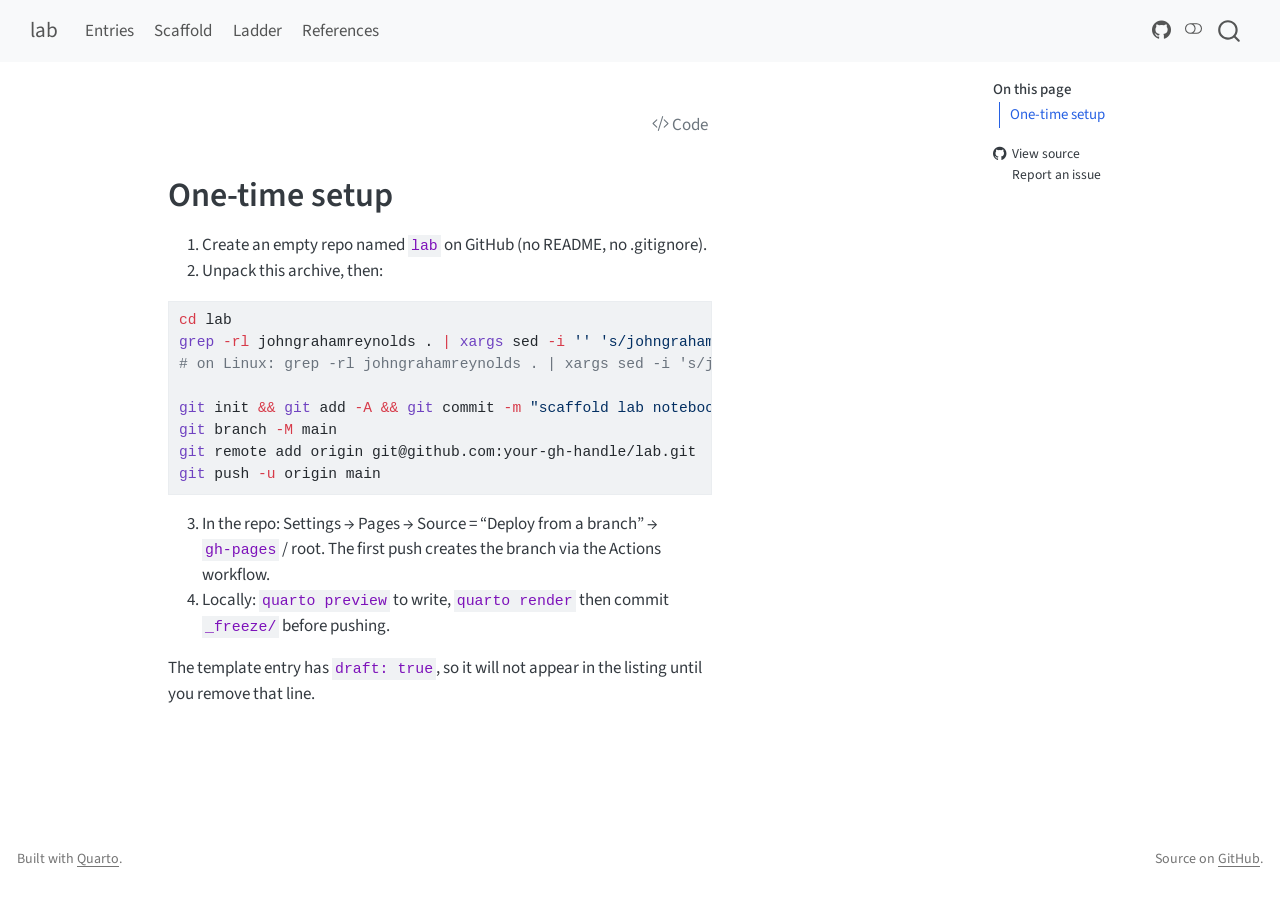
<file: SETUP.html>
<!DOCTYPE html>
<html xmlns="http://www.w3.org/1999/xhtml" lang="en" xml:lang="en"><head>

<meta charset="utf-8">
<meta name="generator" content="quarto-1.9.38">

<meta name="viewport" content="width=device-width, initial-scale=1.0, user-scalable=yes">


<title>setup – lab</title>
<style>
/* Default styles provided by pandoc.
** See https://pandoc.org/MANUAL.html#variables-for-html for config info.
*/
code{white-space: pre-wrap;}
span.smallcaps{font-variant: small-caps;}
div.columns{display: flex; gap: min(4vw, 1.5em);}
div.column{flex: auto; overflow-x: auto;}
div.hanging-indent{margin-left: 1.5em; text-indent: -1.5em;}
ul.task-list{list-style: none;}
ul.task-list li input[type="checkbox"] {
  width: 0.8em;
  margin: 0 0.8em 0.2em -1em; /* quarto-specific, see https://github.com/quarto-dev/quarto-cli/issues/4556 */ 
  vertical-align: middle;
}
/* CSS for syntax highlighting */
html { -webkit-text-size-adjust: 100%; }
pre > code.sourceCode { white-space: pre; position: relative; }
pre > code.sourceCode > span { display: inline-block; line-height: 1.25; }
pre > code.sourceCode > span:empty { height: 1.2em; }
.sourceCode { overflow: visible; }
code.sourceCode > span { color: inherit; text-decoration: inherit; }
div.sourceCode { margin: 1em 0; }
pre.sourceCode { margin: 0; }
@media screen {
div.sourceCode { overflow: auto; }
}
@media print {
pre > code.sourceCode { white-space: pre-wrap; }
pre > code.sourceCode > span { text-indent: -5em; padding-left: 5em; }
}
pre.numberSource code
  { counter-reset: source-line 0; }
pre.numberSource code > span
  { position: relative; left: -4em; counter-increment: source-line; }
pre.numberSource code > span > a:first-child::before
  { content: counter(source-line);
    position: relative; left: -1em; text-align: right; vertical-align: baseline;
    border: none; display: inline-block;
    -webkit-touch-callout: none; -webkit-user-select: none;
    -khtml-user-select: none; -moz-user-select: none;
    -ms-user-select: none; user-select: none;
    padding: 0 4px; width: 4em;
  }
pre.numberSource { margin-left: 3em;  padding-left: 4px; }
div.sourceCode
  {   }
@media screen {
pre > code.sourceCode > span > a:first-child::before { text-decoration: underline; }
}
</style>


<script src="site_libs/quarto-nav/quarto-nav.js"></script>
<script src="site_libs/quarto-nav/headroom.min.js"></script>
<script src="site_libs/clipboard/clipboard.min.js"></script>
<script src="site_libs/quarto-search/autocomplete.umd.js"></script>
<script src="site_libs/quarto-search/fuse.min.js"></script>
<script src="site_libs/quarto-search/quarto-search.js"></script>
<meta name="quarto:offset" content="./">
<script src="site_libs/quarto-html/quarto.js" type="module"></script>
<script src="site_libs/quarto-html/tabsets/tabsets.js" type="module"></script>
<script src="site_libs/quarto-html/popper.min.js"></script>
<script src="site_libs/quarto-html/tippy.umd.min.js"></script>
<script src="site_libs/quarto-html/anchor.min.js"></script>
<link href="site_libs/quarto-html/tippy.css" rel="stylesheet">
<link href="site_libs/quarto-html/quarto-syntax-highlighting-de63f62b328812d8e578a4d74e282472.css" rel="stylesheet" class="quarto-color-scheme" id="quarto-text-highlighting-styles">
<link href="site_libs/quarto-html/quarto-syntax-highlighting-dark-6b6957c917596b414ec0b78690761e87.css" rel="stylesheet" class="quarto-color-scheme quarto-color-alternate" id="quarto-text-highlighting-styles">
<link href="site_libs/quarto-html/quarto-syntax-highlighting-de63f62b328812d8e578a4d74e282472.css" rel="stylesheet" class="quarto-color-scheme-extra" id="quarto-text-highlighting-styles">
<script src="site_libs/bootstrap/bootstrap.min.js"></script>
<link href="site_libs/bootstrap/bootstrap-icons.css" rel="stylesheet">
<link href="site_libs/bootstrap/bootstrap-7c8f0efb2d082e8c944f415d388773fc.min.css" rel="stylesheet" append-hash="true" class="quarto-color-scheme" id="quarto-bootstrap" data-mode="light">
<link href="site_libs/bootstrap/bootstrap-dark-fd76be33e3b631dfb9d60fb6760bf081.min.css" rel="stylesheet" append-hash="true" class="quarto-color-scheme quarto-color-alternate" id="quarto-bootstrap" data-mode="dark">
<link href="site_libs/bootstrap/bootstrap-7c8f0efb2d082e8c944f415d388773fc.min.css" rel="stylesheet" append-hash="true" class="quarto-color-scheme-extra" id="quarto-bootstrap" data-mode="light">
<script id="quarto-search-options" type="application/json">{
  "location": "navbar",
  "copy-button": false,
  "collapse-after": 3,
  "panel-placement": "end",
  "type": "overlay",
  "limit": 50,
  "keyboard-shortcut": [
    "f",
    "/",
    "s"
  ],
  "show-item-context": false,
  "language": {
    "search-no-results-text": "No results",
    "search-matching-documents-text": "matching documents",
    "search-copy-link-title": "Copy link to search",
    "search-hide-matches-text": "Hide additional matches",
    "search-more-match-text": "more match in this document",
    "search-more-matches-text": "more matches in this document",
    "search-clear-button-title": "Clear",
    "search-text-placeholder": "",
    "search-detached-cancel-button-title": "Cancel",
    "search-submit-button-title": "Submit",
    "search-label": "Search"
  }
}</script>


<link rel="stylesheet" href="styles.css">
<meta property="og:title" content="lab">
<meta property="og:description" content="Personal research lab notebook — agent runtimes, RL environments, training, and self-improving systems.">
<meta property="og:site_name" content="lab">
<meta name="twitter:title" content="lab">
<meta name="twitter:description" content="Personal research lab notebook — agent runtimes, RL environments, training, and self-improving systems.">
<meta name="twitter:card" content="summary">
</head>

<body class="nav-fixed quarto-light"><script id="quarto-html-before-body" type="application/javascript">
    const toggleBodyColorMode = (bsSheetEl) => {
      const mode = bsSheetEl.getAttribute("data-mode");
      const bodyEl = window.document.querySelector("body");
      if (mode === "dark") {
        bodyEl.classList.add("quarto-dark");
        bodyEl.classList.remove("quarto-light");
      } else {
        bodyEl.classList.add("quarto-light");
        bodyEl.classList.remove("quarto-dark");
      }
    }
    const toggleBodyColorPrimary = () => {
      const bsSheetEl = window.document.querySelector("link#quarto-bootstrap:not([rel=disabled-stylesheet])");
      if (bsSheetEl) {
        toggleBodyColorMode(bsSheetEl);
      }
    }
    const setColorSchemeToggle = (alternate) => {
      const toggles = window.document.querySelectorAll('.quarto-color-scheme-toggle');
      for (let i=0; i < toggles.length; i++) {
        const toggle = toggles[i];
        if (toggle) {
          if (alternate) {
            toggle.classList.add("alternate");
          } else {
            toggle.classList.remove("alternate");
          }
        }
      }
    };
    const toggleColorMode = (alternate) => {
      // Switch the stylesheets
      const primaryStylesheets = window.document.querySelectorAll('link.quarto-color-scheme:not(.quarto-color-alternate)');
      const alternateStylesheets = window.document.querySelectorAll('link.quarto-color-scheme.quarto-color-alternate');
      manageTransitions('#quarto-margin-sidebar .nav-link', false);
      if (alternate) {
        // note: dark is layered on light, we don't disable primary!
        enableStylesheet(alternateStylesheets);
        for (const sheetNode of alternateStylesheets) {
          if (sheetNode.id === "quarto-bootstrap") {
            toggleBodyColorMode(sheetNode);
          }
        }
      } else {
        disableStylesheet(alternateStylesheets);
        enableStylesheet(primaryStylesheets)
        toggleBodyColorPrimary();
      }
      manageTransitions('#quarto-margin-sidebar .nav-link', true);
      // Switch the toggles
      setColorSchemeToggle(alternate)
      // Hack to workaround the fact that safari doesn't
      // properly recolor the scrollbar when toggling (#1455)
      if (navigator.userAgent.indexOf('Safari') > 0 && navigator.userAgent.indexOf('Chrome') == -1) {
        manageTransitions("body", false);
        window.scrollTo(0, 1);
        setTimeout(() => {
          window.scrollTo(0, 0);
          manageTransitions("body", true);
        }, 40);
      }
    }
    const disableStylesheet = (stylesheets) => {
      for (let i=0; i < stylesheets.length; i++) {
        const stylesheet = stylesheets[i];
        stylesheet.rel = 'disabled-stylesheet';
      }
    }
    const enableStylesheet = (stylesheets) => {
      for (let i=0; i < stylesheets.length; i++) {
        const stylesheet = stylesheets[i];
        if(stylesheet.rel !== 'stylesheet') { // for Chrome, which will still FOUC without this check
          stylesheet.rel = 'stylesheet';
        }
      }
    }
    const manageTransitions = (selector, allowTransitions) => {
      const els = window.document.querySelectorAll(selector);
      for (let i=0; i < els.length; i++) {
        const el = els[i];
        if (allowTransitions) {
          el.classList.remove('notransition');
        } else {
          el.classList.add('notransition');
        }
      }
    }
    const isFileUrl = () => {
      return window.location.protocol === 'file:';
    }
    const hasAlternateSentinel = () => {
      let styleSentinel = getColorSchemeSentinel();
      if (styleSentinel !== null) {
        return styleSentinel === "alternate";
      } else {
        return false;
      }
    }
    const setStyleSentinel = (alternate) => {
      const value = alternate ? "alternate" : "default";
      if (!isFileUrl()) {
        window.localStorage.setItem("quarto-color-scheme", value);
      } else {
        localAlternateSentinel = value;
      }
    }
    const getColorSchemeSentinel = () => {
      if (!isFileUrl()) {
        const storageValue = window.localStorage.getItem("quarto-color-scheme");
        return storageValue != null ? storageValue : localAlternateSentinel;
      } else {
        return localAlternateSentinel;
      }
    }
    const toggleGiscusIfUsed = (isAlternate, darkModeDefault) => {
      const baseTheme = document.querySelector('#giscus-base-theme')?.value ?? 'light';
      const alternateTheme = document.querySelector('#giscus-alt-theme')?.value ?? 'dark';
      let newTheme = '';
      if(authorPrefersDark) {
        newTheme = isAlternate ? baseTheme : alternateTheme;
      } else {
        newTheme = isAlternate ? alternateTheme : baseTheme;
      }
      const changeGiscusTheme = () => {
        // From: https://github.com/giscus/giscus/issues/336
        const sendMessage = (message) => {
          const iframe = document.querySelector('iframe.giscus-frame');
          if (!iframe) return;
          iframe.contentWindow.postMessage({ giscus: message }, 'https://giscus.app');
        }
        sendMessage({
          setConfig: {
            theme: newTheme
          }
        });
      }
      const isGiscussLoaded = window.document.querySelector('iframe.giscus-frame') !== null;
      if (isGiscussLoaded) {
        changeGiscusTheme();
      }
    };
    const authorPrefersDark = false;
    const darkModeDefault = authorPrefersDark;
      document.querySelector('link#quarto-text-highlighting-styles.quarto-color-scheme-extra').rel = 'disabled-stylesheet';
      document.querySelector('link#quarto-bootstrap.quarto-color-scheme-extra').rel = 'disabled-stylesheet';
    let localAlternateSentinel = darkModeDefault ? 'alternate' : 'default';
    // Dark / light mode switch
    window.quartoToggleColorScheme = () => {
      // Read the current dark / light value
      let toAlternate = !hasAlternateSentinel();
      toggleColorMode(toAlternate);
      setStyleSentinel(toAlternate);
      toggleGiscusIfUsed(toAlternate, darkModeDefault);
      window.dispatchEvent(new Event('resize'));
    };
    // Switch to dark mode if need be
    if (hasAlternateSentinel()) {
      toggleColorMode(true);
    } else {
      toggleColorMode(false);
    }
  </script>

<div id="quarto-search-results"></div>
  <header id="quarto-header" class="headroom fixed-top">
    <nav class="navbar navbar-expand-lg " data-bs-theme="dark">
      <div class="navbar-container container-fluid">
      <div class="navbar-brand-container mx-auto">
    <a class="navbar-brand" href="./index.html">
    <span class="navbar-title">lab</span>
    </a>
  </div>
            <div id="quarto-search" class="" title="Search"></div>
          <button class="navbar-toggler" type="button" data-bs-toggle="collapse" data-bs-target="#navbarCollapse" aria-controls="navbarCollapse" role="menu" aria-expanded="false" aria-label="Toggle navigation" onclick="if (window.quartoToggleHeadroom) { window.quartoToggleHeadroom(); }">
  <span class="navbar-toggler-icon"></span>
</button>
          <div class="collapse navbar-collapse" id="navbarCollapse">
            <ul class="navbar-nav navbar-nav-scroll me-auto">
  <li class="nav-item">
    <a class="nav-link" href="./index.html"> 
<span class="menu-text">Entries</span></a>
  </li>  
  <li class="nav-item">
    <a class="nav-link" href="./about.html"> 
<span class="menu-text">Scaffold</span></a>
  </li>  
  <li class="nav-item">
    <a class="nav-link" href="./ladder.html"> 
<span class="menu-text">Ladder</span></a>
  </li>  
  <li class="nav-item">
    <a class="nav-link" href="./references.html"> 
<span class="menu-text">References</span></a>
  </li>  
</ul>
            <ul class="navbar-nav navbar-nav-scroll ms-auto">
  <li class="nav-item compact">
    <a class="nav-link" href="https://github.com/johngrahamreynolds"> <i class="bi bi-github" role="img" aria-label="GitHub">
</i> 
<span class="menu-text"></span></a>
  </li>  
</ul>
          </div> <!-- /navcollapse -->
            <div class="quarto-navbar-tools">
  <a href="" class="quarto-color-scheme-toggle quarto-navigation-tool  px-1" onclick="window.quartoToggleColorScheme(); return false;" title="Toggle dark mode"><i class="bi"></i></a>
</div>
      </div> <!-- /container-fluid -->
    </nav>
</header>
<!-- content -->
<div id="quarto-content" class="quarto-container page-columns page-rows-contents page-layout-article page-navbar">
<!-- sidebar -->
<!-- margin-sidebar -->
    <div id="quarto-margin-sidebar" class="sidebar margin-sidebar">
        <nav id="TOC" role="doc-toc" class="toc-active">
    <h2 id="toc-title">On this page</h2>
   
  <ul>
  <li><a href="#one-time-setup" id="toc-one-time-setup" class="nav-link active" data-scroll-target="#one-time-setup">One-time setup</a></li>
  </ul>
<div class="toc-actions"><ul><li><a href="https://github.com/johngrahamreynolds/lab/blob/main/SETUP.md" class="toc-action"><i class="bi bi-github"></i>View source</a></li><li><a href="https://github.com/johngrahamreynolds/lab/issues/new" class="toc-action"><i class="bi empty"></i>Report an issue</a></li></ul></div></nav>
    </div>
<!-- main -->
<main class="content" id="quarto-document-content"><header id="title-block-header" class="quarto-title-block"><h1 class="title display-7"></h1></header><div class="quarto-title-block"><div class="quarto-title-tools-only"><button type="button" class="btn code-tools-button" id="quarto-code-tools-source"><i class="bi"></i> Code</button></div></div>





<section id="one-time-setup" class="level1">
<h1>One-time setup</h1>
<ol type="1">
<li>Create an empty repo named <code>lab</code> on GitHub (no README, no .gitignore).</li>
<li>Unpack this archive, then:</li>
</ol>
<div class="code-copy-outer-scaffold"><div class="sourceCode" id="cb1"><pre class="sourceCode bash code-with-copy"><code class="sourceCode bash"><span id="cb1-1"><a href="#cb1-1" aria-hidden="true" tabindex="-1"></a><span class="bu">cd</span> lab</span>
<span id="cb1-2"><a href="#cb1-2" aria-hidden="true" tabindex="-1"></a><span class="fu">grep</span> <span class="at">-rl</span> johngrahamreynolds . <span class="kw">|</span> <span class="fu">xargs</span> sed <span class="at">-i</span> <span class="st">''</span> <span class="st">'s/johngrahamreynolds/your-gh-handle/g'</span>   <span class="co"># macOS</span></span>
<span id="cb1-3"><a href="#cb1-3" aria-hidden="true" tabindex="-1"></a><span class="co"># on Linux: grep -rl johngrahamreynolds . | xargs sed -i 's/johngrahamreynolds/your-gh-handle/g'</span></span>
<span id="cb1-4"><a href="#cb1-4" aria-hidden="true" tabindex="-1"></a></span>
<span id="cb1-5"><a href="#cb1-5" aria-hidden="true" tabindex="-1"></a><span class="fu">git</span> init <span class="kw">&amp;&amp;</span> <span class="fu">git</span> add <span class="at">-A</span> <span class="kw">&amp;&amp;</span> <span class="fu">git</span> commit <span class="at">-m</span> <span class="st">"scaffold lab notebook"</span></span>
<span id="cb1-6"><a href="#cb1-6" aria-hidden="true" tabindex="-1"></a><span class="fu">git</span> branch <span class="at">-M</span> main</span>
<span id="cb1-7"><a href="#cb1-7" aria-hidden="true" tabindex="-1"></a><span class="fu">git</span> remote add origin git@github.com:your-gh-handle/lab.git</span>
<span id="cb1-8"><a href="#cb1-8" aria-hidden="true" tabindex="-1"></a><span class="fu">git</span> push <span class="at">-u</span> origin main</span></code></pre></div><button title="Copy to Clipboard" class="code-copy-button"><i class="bi"></i></button></div>
<ol start="3" type="1">
<li>In the repo: Settings → Pages → Source = “Deploy from a branch” → <code>gh-pages</code> / root. The first push creates the branch via the Actions workflow.</li>
<li>Locally: <code>quarto preview</code> to write, <code>quarto render</code> then commit <code>_freeze/</code> before pushing.</li>
</ol>
<p>The template entry has <code>draft: true</code>, so it will not appear in the listing until you remove that line.</p>


<!-- -->

</section>

</main> <!-- /main -->
<script id="quarto-html-after-body" type="application/javascript">
  window.document.addEventListener("DOMContentLoaded", function (event) {
    // Ensure there is a toggle, if there isn't float one in the top right
    if (window.document.querySelector('.quarto-color-scheme-toggle') === null) {
      const a = window.document.createElement('a');
      a.classList.add('top-right');
      a.classList.add('quarto-color-scheme-toggle');
      a.href = "";
      a.onclick = function() { try { window.quartoToggleColorScheme(); } catch {} return false; };
      const i = window.document.createElement("i");
      i.classList.add('bi');
      a.appendChild(i);
      window.document.body.appendChild(a);
    }
    setColorSchemeToggle(hasAlternateSentinel())
    const icon = "";
    const anchorJS = new window.AnchorJS();
    anchorJS.options = {
      placement: 'right',
      icon: icon
    };
    anchorJS.add('.anchored');
    const isCodeAnnotation = (el) => {
      for (const clz of el.classList) {
        if (clz.startsWith('code-annotation-')) {                     
          return true;
        }
      }
      return false;
    }
    const onCopySuccess = function(e) {
      // button target
      const button = e.trigger;
      // don't keep focus
      button.blur();
      // flash "checked"
      button.classList.add('code-copy-button-checked');
      var currentTitle = button.getAttribute("title");
      button.setAttribute("title", "Copied!");
      let tooltip;
      if (window.bootstrap) {
        button.setAttribute("data-bs-toggle", "tooltip");
        button.setAttribute("data-bs-placement", "left");
        button.setAttribute("data-bs-title", "Copied!");
        tooltip = new bootstrap.Tooltip(button, 
          { trigger: "manual", 
            customClass: "code-copy-button-tooltip",
            offset: [0, -8]});
        tooltip.show();    
      }
      setTimeout(function() {
        if (tooltip) {
          tooltip.hide();
          button.removeAttribute("data-bs-title");
          button.removeAttribute("data-bs-toggle");
          button.removeAttribute("data-bs-placement");
        }
        button.setAttribute("title", currentTitle);
        button.classList.remove('code-copy-button-checked');
      }, 1000);
      // clear code selection
      e.clearSelection();
    }
    const getTextToCopy = function(trigger) {
      const outerScaffold = trigger.parentElement.cloneNode(true);
      const codeEl = outerScaffold.querySelector('code');
      for (const childEl of codeEl.children) {
        if (isCodeAnnotation(childEl)) {
          childEl.remove();
        }
      }
      return codeEl.innerText;
    }
    const clipboard = new window.ClipboardJS('.code-copy-button:not([data-in-quarto-modal])', {
      text: getTextToCopy
    });
    clipboard.on('success', onCopySuccess);
    if (window.document.getElementById('quarto-embedded-source-code-modal')) {
      const clipboardModal = new window.ClipboardJS('.code-copy-button[data-in-quarto-modal]', {
        text: getTextToCopy,
        container: window.document.getElementById('quarto-embedded-source-code-modal')
      });
      clipboardModal.on('success', onCopySuccess);
    }
    const viewSource = window.document.getElementById('quarto-view-source') ||
                       window.document.getElementById('quarto-code-tools-source');
    if (viewSource) {
      const sourceUrl = viewSource.getAttribute("data-quarto-source-url");
      viewSource.addEventListener("click", function(e) {
        if (sourceUrl) {
          // rstudio viewer pane
          if (/\bcapabilities=\b/.test(window.location)) {
            window.open(sourceUrl);
          } else {
            window.location.href = sourceUrl;
          }
        } else {
          const modal = new bootstrap.Modal(document.getElementById('quarto-embedded-source-code-modal'));
          modal.show();
        }
        return false;
      });
    }
    function toggleCodeHandler(show) {
      return function(e) {
        const detailsSrc = window.document.querySelectorAll(".cell > details > .sourceCode");
        for (let i=0; i<detailsSrc.length; i++) {
          const details = detailsSrc[i].parentElement;
          if (show) {
            details.open = true;
          } else {
            details.removeAttribute("open");
          }
        }
        const cellCodeDivs = window.document.querySelectorAll(".cell > .sourceCode");
        const fromCls = show ? "hidden" : "unhidden";
        const toCls = show ? "unhidden" : "hidden";
        for (let i=0; i<cellCodeDivs.length; i++) {
          const codeDiv = cellCodeDivs[i];
          if (codeDiv.classList.contains(fromCls)) {
            codeDiv.classList.remove(fromCls);
            codeDiv.classList.add(toCls);
          } 
        }
        return false;
      }
    }
    const hideAllCode = window.document.getElementById("quarto-hide-all-code");
    if (hideAllCode) {
      hideAllCode.addEventListener("click", toggleCodeHandler(false));
    }
    const showAllCode = window.document.getElementById("quarto-show-all-code");
    if (showAllCode) {
      showAllCode.addEventListener("click", toggleCodeHandler(true));
    }
      var localhostRegex = new RegExp(/^(?:http|https):\/\/localhost\:?[0-9]*\//);
      var mailtoRegex = new RegExp(/^mailto:/);
        var filterRegex = new RegExp("https:\/\/johngrahamreynolds\.github\.io\/lab");
      var isInternal = (href) => {
          return filterRegex.test(href) || localhostRegex.test(href) || mailtoRegex.test(href);
      }
      // Inspect non-navigation links and adorn them if external
     var links = window.document.querySelectorAll('a[href]:not(.nav-link):not(.navbar-brand):not(.toc-action):not(.sidebar-link):not(.sidebar-item-toggle):not(.pagination-link):not(.no-external):not([aria-hidden]):not(.dropdown-item):not(.quarto-navigation-tool):not(.about-link)');
      for (var i=0; i<links.length; i++) {
        const link = links[i];
        if (!isInternal(link.href)) {
          // undo the damage that might have been done by quarto-nav.js in the case of
          // links that we want to consider external
          if (link.dataset.originalHref !== undefined) {
            link.href = link.dataset.originalHref;
          }
            // target, if specified
            link.setAttribute("target", "_blank");
            if (link.getAttribute("rel") === null) {
              link.setAttribute("rel", "noopener");
            }
        }
      }
    function tippyHover(el, contentFn, onTriggerFn, onUntriggerFn) {
      const config = {
        allowHTML: true,
        maxWidth: 500,
        delay: 100,
        arrow: false,
        appendTo: function(el) {
            return el.parentElement;
        },
        interactive: true,
        interactiveBorder: 10,
        theme: 'quarto',
        placement: 'bottom-start',
      };
      if (contentFn) {
        config.content = contentFn;
      }
      if (onTriggerFn) {
        config.onTrigger = onTriggerFn;
      }
      if (onUntriggerFn) {
        config.onUntrigger = onUntriggerFn;
      }
      window.tippy(el, config); 
    }
    const noterefs = window.document.querySelectorAll('a[role="doc-noteref"]');
    for (var i=0; i<noterefs.length; i++) {
      const ref = noterefs[i];
      tippyHover(ref, function() {
        // use id or data attribute instead here
        let href = ref.getAttribute('data-footnote-href') || ref.getAttribute('href');
        try { href = new URL(href).hash; } catch {}
        const id = href.replace(/^#\/?/, "");
        const note = window.document.getElementById(id);
        if (note) {
          return note.innerHTML;
        } else {
          return "";
        }
      });
    }
    const xrefs = window.document.querySelectorAll('a.quarto-xref');
    const processXRef = (id, note) => {
      // Strip column container classes
      const stripColumnClz = (el) => {
        el.classList.remove("page-full", "page-columns");
        if (el.children) {
          for (const child of el.children) {
            stripColumnClz(child);
          }
        }
      }
      stripColumnClz(note)
      if (id === null || id.startsWith('sec-')) {
        // Special case sections, only their first couple elements
        const container = document.createElement("div");
        if (note.children && note.children.length > 2) {
          container.appendChild(note.children[0].cloneNode(true));
          for (let i = 1; i < note.children.length; i++) {
            const child = note.children[i];
            if (child.tagName === "P" && child.innerText === "") {
              continue;
            } else {
              container.appendChild(child.cloneNode(true));
              break;
            }
          }
          if (window.Quarto?.typesetMath) {
            window.Quarto.typesetMath(container);
          }
          return container.innerHTML
        } else {
          if (window.Quarto?.typesetMath) {
            window.Quarto.typesetMath(note);
          }
          return note.innerHTML;
        }
      } else {
        // Remove any anchor links if they are present
        const anchorLink = note.querySelector('a.anchorjs-link');
        if (anchorLink) {
          anchorLink.remove();
        }
        if (window.Quarto?.typesetMath) {
          window.Quarto.typesetMath(note);
        }
        if (note.classList.contains("callout")) {
          return note.outerHTML;
        } else {
          return note.innerHTML;
        }
      }
    }
    for (var i=0; i<xrefs.length; i++) {
      const xref = xrefs[i];
      tippyHover(xref, undefined, function(instance) {
        instance.disable();
        let url = xref.getAttribute('href');
        let hash = undefined; 
        if (url.startsWith('#')) {
          hash = url;
        } else {
          try { hash = new URL(url).hash; } catch {}
        }
        if (hash) {
          const id = hash.replace(/^#\/?/, "");
          const note = window.document.getElementById(id);
          if (note !== null) {
            try {
              const html = processXRef(id, note.cloneNode(true));
              instance.setContent(html);
            } finally {
              instance.enable();
              instance.show();
            }
          } else {
            // See if we can fetch this
            fetch(url.split('#')[0])
            .then(res => res.text())
            .then(html => {
              const parser = new DOMParser();
              const htmlDoc = parser.parseFromString(html, "text/html");
              const note = htmlDoc.getElementById(id);
              if (note !== null) {
                const html = processXRef(id, note);
                instance.setContent(html);
              } 
            }).finally(() => {
              instance.enable();
              instance.show();
            });
          }
        } else {
          // See if we can fetch a full url (with no hash to target)
          // This is a special case and we should probably do some content thinning / targeting
          fetch(url)
          .then(res => res.text())
          .then(html => {
            const parser = new DOMParser();
            const htmlDoc = parser.parseFromString(html, "text/html");
            const note = htmlDoc.querySelector('main.content');
            if (note !== null) {
              // This should only happen for chapter cross references
              // (since there is no id in the URL)
              // remove the first header
              if (note.children.length > 0 && note.children[0].tagName === "HEADER") {
                note.children[0].remove();
              }
              const html = processXRef(null, note);
              instance.setContent(html);
            } 
          }).finally(() => {
            instance.enable();
            instance.show();
          });
        }
      }, function(instance) {
      });
    }
        let selectedAnnoteEl;
        const selectorForAnnotation = ( cell, annotation) => {
          let cellAttr = 'data-code-cell="' + cell + '"';
          let lineAttr = 'data-code-annotation="' +  annotation + '"';
          const selector = 'span[' + cellAttr + '][' + lineAttr + ']';
          return selector;
        }
        const selectCodeLines = (annoteEl) => {
          const doc = window.document;
          const targetCell = annoteEl.getAttribute("data-target-cell");
          const targetAnnotation = annoteEl.getAttribute("data-target-annotation");
          const annoteSpan = window.document.querySelector(selectorForAnnotation(targetCell, targetAnnotation));
          const lines = annoteSpan.getAttribute("data-code-lines").split(",");
          const lineIds = lines.map((line) => {
            return targetCell + "-" + line;
          })
          let top = null;
          let height = null;
          let parent = null;
          if (lineIds.length > 0) {
              //compute the position of the single el (top and bottom and make a div)
              const el = window.document.getElementById(lineIds[0]);
              top = el.offsetTop;
              height = el.offsetHeight;
              parent = el.parentElement.parentElement;
            if (lineIds.length > 1) {
              const lastEl = window.document.getElementById(lineIds[lineIds.length - 1]);
              const bottom = lastEl.offsetTop + lastEl.offsetHeight;
              height = bottom - top;
            }
            if (top !== null && height !== null && parent !== null) {
              // cook up a div (if necessary) and position it 
              let div = window.document.getElementById("code-annotation-line-highlight");
              if (div === null) {
                div = window.document.createElement("div");
                div.setAttribute("id", "code-annotation-line-highlight");
                div.style.position = 'absolute';
                parent.appendChild(div);
              }
              div.style.top = top - 2 + "px";
              div.style.height = height + 4 + "px";
              div.style.left = 0;
              let gutterDiv = window.document.getElementById("code-annotation-line-highlight-gutter");
              if (gutterDiv === null) {
                gutterDiv = window.document.createElement("div");
                gutterDiv.setAttribute("id", "code-annotation-line-highlight-gutter");
                gutterDiv.style.position = 'absolute';
                const codeCell = window.document.getElementById(targetCell);
                const gutter = codeCell.querySelector('.code-annotation-gutter');
                gutter.appendChild(gutterDiv);
              }
              gutterDiv.style.top = top - 2 + "px";
              gutterDiv.style.height = height + 4 + "px";
            }
            selectedAnnoteEl = annoteEl;
          }
        };
        const unselectCodeLines = () => {
          const elementsIds = ["code-annotation-line-highlight", "code-annotation-line-highlight-gutter"];
          elementsIds.forEach((elId) => {
            const div = window.document.getElementById(elId);
            if (div) {
              div.remove();
            }
          });
          selectedAnnoteEl = undefined;
        };
          // Handle positioning of the toggle
      window.addEventListener(
        "resize",
        throttle(() => {
          elRect = undefined;
          if (selectedAnnoteEl) {
            selectCodeLines(selectedAnnoteEl);
          }
        }, 10)
      );
      function throttle(fn, ms) {
      let throttle = false;
      let timer;
        return (...args) => {
          if(!throttle) { // first call gets through
              fn.apply(this, args);
              throttle = true;
          } else { // all the others get throttled
              if(timer) clearTimeout(timer); // cancel #2
              timer = setTimeout(() => {
                fn.apply(this, args);
                timer = throttle = false;
              }, ms);
          }
        };
      }
        // Attach click handler to the DT
        const annoteDls = window.document.querySelectorAll('dt[data-target-cell]');
        for (const annoteDlNode of annoteDls) {
          annoteDlNode.addEventListener('click', (event) => {
            const clickedEl = event.target;
            if (clickedEl !== selectedAnnoteEl) {
              unselectCodeLines();
              const activeEl = window.document.querySelector('dt[data-target-cell].code-annotation-active');
              if (activeEl) {
                activeEl.classList.remove('code-annotation-active');
              }
              selectCodeLines(clickedEl);
              clickedEl.classList.add('code-annotation-active');
            } else {
              // Unselect the line
              unselectCodeLines();
              clickedEl.classList.remove('code-annotation-active');
            }
          });
        }
    const findCites = (el) => {
      const parentEl = el.parentElement;
      if (parentEl) {
        const cites = parentEl.dataset.cites;
        if (cites) {
          return {
            el,
            cites: cites.split(' ')
          };
        } else {
          return findCites(el.parentElement)
        }
      } else {
        return undefined;
      }
    };
    var bibliorefs = window.document.querySelectorAll('a[role="doc-biblioref"]');
    for (var i=0; i<bibliorefs.length; i++) {
      const ref = bibliorefs[i];
      const citeInfo = findCites(ref);
      if (citeInfo) {
        tippyHover(citeInfo.el, function() {
          var popup = window.document.createElement('div');
          citeInfo.cites.forEach(function(cite) {
            var citeDiv = window.document.createElement('div');
            citeDiv.classList.add('hanging-indent');
            citeDiv.classList.add('csl-entry');
            var biblioDiv = window.document.getElementById('ref-' + cite);
            if (biblioDiv) {
              citeDiv.innerHTML = biblioDiv.innerHTML;
            }
            popup.appendChild(citeDiv);
          });
          return popup.innerHTML;
        });
      }
    }
  });
  </script><div class="modal fade" id="quarto-embedded-source-code-modal" tabindex="-1" aria-labelledby="quarto-embedded-source-code-modal-label" aria-hidden="true"><div class="modal-dialog modal-dialog-scrollable"><div class="modal-content"><div class="modal-header"><h5 class="modal-title" id="quarto-embedded-source-code-modal-label">Source Code</h5><button class="btn-close" data-bs-dismiss="modal"></button></div><div class="modal-body"><div class="">
<div class="code-copy-outer-scaffold"><div class="sourceCode" id="cb2" data-shortcodes="false"><pre class="sourceCode markdown code-with-copy"><code class="sourceCode markdown"><span id="cb2-1"><a href="#cb2-1" aria-hidden="true" tabindex="-1"></a><span class="fu"># One-time setup</span></span>
<span id="cb2-2"><a href="#cb2-2" aria-hidden="true" tabindex="-1"></a></span>
<span id="cb2-3"><a href="#cb2-3" aria-hidden="true" tabindex="-1"></a><span class="ss">1. </span>Create an empty repo named <span class="in">`lab`</span> on GitHub (no README, no .gitignore).</span>
<span id="cb2-4"><a href="#cb2-4" aria-hidden="true" tabindex="-1"></a><span class="ss">2. </span>Unpack this archive, then:</span>
<span id="cb2-5"><a href="#cb2-5" aria-hidden="true" tabindex="-1"></a></span>
<span id="cb2-6"><a href="#cb2-6" aria-hidden="true" tabindex="-1"></a><span class="in">```bash</span></span>
<span id="cb2-7"><a href="#cb2-7" aria-hidden="true" tabindex="-1"></a><span class="bu">cd</span> lab</span>
<span id="cb2-8"><a href="#cb2-8" aria-hidden="true" tabindex="-1"></a><span class="fu">grep</span> <span class="at">-rl</span> johngrahamreynolds . <span class="kw">|</span> <span class="fu">xargs</span> sed <span class="at">-i</span> <span class="st">''</span> <span class="st">'s/johngrahamreynolds/your-gh-handle/g'</span>   <span class="co"># macOS</span></span>
<span id="cb2-9"><a href="#cb2-9" aria-hidden="true" tabindex="-1"></a><span class="co"># on Linux: grep -rl johngrahamreynolds . | xargs sed -i 's/johngrahamreynolds/your-gh-handle/g'</span></span>
<span id="cb2-10"><a href="#cb2-10" aria-hidden="true" tabindex="-1"></a></span>
<span id="cb2-11"><a href="#cb2-11" aria-hidden="true" tabindex="-1"></a><span class="fu">git</span> init <span class="kw">&amp;&amp;</span> <span class="fu">git</span> add <span class="at">-A</span> <span class="kw">&amp;&amp;</span> <span class="fu">git</span> commit <span class="at">-m</span> <span class="st">"scaffold lab notebook"</span></span>
<span id="cb2-12"><a href="#cb2-12" aria-hidden="true" tabindex="-1"></a><span class="fu">git</span> branch <span class="at">-M</span> main</span>
<span id="cb2-13"><a href="#cb2-13" aria-hidden="true" tabindex="-1"></a><span class="fu">git</span> remote add origin git@github.com:your-gh-handle/lab.git</span>
<span id="cb2-14"><a href="#cb2-14" aria-hidden="true" tabindex="-1"></a><span class="fu">git</span> push <span class="at">-u</span> origin main</span>
<span id="cb2-15"><a href="#cb2-15" aria-hidden="true" tabindex="-1"></a><span class="in">```</span></span>
<span id="cb2-16"><a href="#cb2-16" aria-hidden="true" tabindex="-1"></a></span>
<span id="cb2-17"><a href="#cb2-17" aria-hidden="true" tabindex="-1"></a><span class="ss">3. </span>In the repo: Settings → Pages → Source = "Deploy from a branch" → <span class="in">`gh-pages`</span> / root.</span>
<span id="cb2-18"><a href="#cb2-18" aria-hidden="true" tabindex="-1"></a>   The first push creates the branch via the Actions workflow.</span>
<span id="cb2-19"><a href="#cb2-19" aria-hidden="true" tabindex="-1"></a><span class="ss">4. </span>Locally: <span class="in">`quarto preview`</span> to write, <span class="in">`quarto render`</span> then commit <span class="in">`_freeze/`</span></span>
<span id="cb2-20"><a href="#cb2-20" aria-hidden="true" tabindex="-1"></a>   before pushing.</span>
<span id="cb2-21"><a href="#cb2-21" aria-hidden="true" tabindex="-1"></a></span>
<span id="cb2-22"><a href="#cb2-22" aria-hidden="true" tabindex="-1"></a>The template entry has <span class="in">`draft: true`</span>, so it will not appear in the listing until</span>
<span id="cb2-23"><a href="#cb2-23" aria-hidden="true" tabindex="-1"></a>you remove that line.</span></code></pre></div><button title="Copy to Clipboard" class="code-copy-button" data-in-quarto-modal=""><i class="bi"></i></button></div>
</div></div></div></div></div>
</div> <!-- /content -->
<footer class="footer">
  <div class="nav-footer">
    <div class="nav-footer-left">
<p>Built with <a href="https://quarto.org">Quarto</a>.</p>
</div>   
    <div class="nav-footer-center">
      &nbsp;
    <div class="toc-actions d-sm-block d-md-none"><ul><li><a href="https://github.com/johngrahamreynolds/lab/blob/main/SETUP.md" class="toc-action"><i class="bi bi-github"></i>View source</a></li><li><a href="https://github.com/johngrahamreynolds/lab/issues/new" class="toc-action"><i class="bi empty"></i>Report an issue</a></li></ul></div></div>
    <div class="nav-footer-right">
<p>Source on <a href="https://github.com/johngrahamreynolds/lab">GitHub</a>.</p>
</div>
  </div>
</footer>




</body></html>
</file>
<file: site_libs/quarto-html/tippy.css>
.tippy-box[data-animation=fade][data-state=hidden]{opacity:0}[data-tippy-root]{max-width:calc(100vw - 10px)}.tippy-box{position:relative;background-color:#333;color:#fff;border-radius:4px;font-size:14px;line-height:1.4;white-space:normal;outline:0;transition-property:transform,visibility,opacity}.tippy-box[data-placement^=top]>.tippy-arrow{bottom:0}.tippy-box[data-placement^=top]>.tippy-arrow:before{bottom:-7px;left:0;border-width:8px 8px 0;border-top-color:initial;transform-origin:center top}.tippy-box[data-placement^=bottom]>.tippy-arrow{top:0}.tippy-box[data-placement^=bottom]>.tippy-arrow:before{top:-7px;left:0;border-width:0 8px 8px;border-bottom-color:initial;transform-origin:center bottom}.tippy-box[data-placement^=left]>.tippy-arrow{right:0}.tippy-box[data-placement^=left]>.tippy-arrow:before{border-width:8px 0 8px 8px;border-left-color:initial;right:-7px;transform-origin:center left}.tippy-box[data-placement^=right]>.tippy-arrow{left:0}.tippy-box[data-placement^=right]>.tippy-arrow:before{left:-7px;border-width:8px 8px 8px 0;border-right-color:initial;transform-origin:center right}.tippy-box[data-inertia][data-state=visible]{transition-timing-function:cubic-bezier(.54,1.5,.38,1.11)}.tippy-arrow{width:16px;height:16px;color:#333}.tippy-arrow:before{content:"";position:absolute;border-color:transparent;border-style:solid}.tippy-content{position:relative;padding:5px 9px;z-index:1}
</file>
<file: site_libs/quarto-html/quarto-syntax-highlighting-de63f62b328812d8e578a4d74e282472.css>
/* quarto syntax highlight colors */
:root {
  --quarto-hl-al-color: #ff5555;
  --quarto-hl-an-color: #6a737d;
  --quarto-hl-at-color: #d73a49;
  --quarto-hl-bn-color: #005cc5;
  --quarto-hl-bu-color: #d73a49;
  --quarto-hl-ch-color: #032f62;
  --quarto-hl-co-color: #6a737d;
  --quarto-hl-cv-color: #6a737d;
  --quarto-hl-cn-color: #005cc5;
  --quarto-hl-cf-color: #d73a49;
  --quarto-hl-dt-color: #d73a49;
  --quarto-hl-dv-color: #005cc5;
  --quarto-hl-do-color: #6a737d;
  --quarto-hl-er-color: #ff5555;
  --quarto-hl-ex-color: #d73a49;
  --quarto-hl-fl-color: #005cc5;
  --quarto-hl-fu-color: #6f42c1;
  --quarto-hl-im-color: #032f62;
  --quarto-hl-in-color: #6a737d;
  --quarto-hl-kw-color: #d73a49;
  --quarto-hl-op-color: #24292e;
  --quarto-hl-pp-color: #d73a49;
  --quarto-hl-re-color: #6a737d;
  --quarto-hl-sc-color: #005cc5;
  --quarto-hl-ss-color: #032f62;
  --quarto-hl-st-color: #032f62;
  --quarto-hl-va-color: #e36209;
  --quarto-hl-vs-color: #032f62;
  --quarto-hl-wa-color: #ff5555;
}

/* other quarto variables */
:root {
  --quarto-font-monospace: SFMono-Regular, Menlo, Monaco, Consolas, "Liberation Mono", "Courier New", monospace;
}

/* syntax highlight based on Pandoc's rules */
pre > code.sourceCode > span {
  color: #24292e;
}

code.sourceCode > span {
  color: #24292e;
}

div.sourceCode,
div.sourceCode pre.sourceCode {
  color: #24292e;
}

/* Normal */
code span {
  color: #24292e;
}

/* Alert */
code span.al {
  font-weight: bold;
  color: #ff5555;
}

/* Annotation */
code span.an {
  color: #6a737d;
}

/* Attribute */
code span.at {
  color: #d73a49;
}

/* BaseN */
code span.bn {
  color: #005cc5;
}

/* BuiltIn */
code span.bu {
  color: #d73a49;
}

/* ControlFlow */
code span.cf {
  color: #d73a49;
}

/* Char */
code span.ch {
  color: #032f62;
}

/* Constant */
code span.cn {
  color: #005cc5;
}

/* Comment */
code span.co {
  color: #6a737d;
}

/* CommentVar */
code span.cv {
  color: #6a737d;
}

/* Documentation */
code span.do {
  color: #6a737d;
}

/* DataType */
code span.dt {
  color: #d73a49;
}

/* DecVal */
code span.dv {
  color: #005cc5;
}

/* Error */
code span.er {
  color: #ff5555;
  text-decoration: underline;
}

/* Extension */
code span.ex {
  font-weight: bold;
  color: #d73a49;
}

/* Float */
code span.fl {
  color: #005cc5;
}

/* Function */
code span.fu {
  color: #6f42c1;
}

/* Import */
code span.im {
  color: #032f62;
}

/* Information */
code span.in {
  color: #6a737d;
}

/* Keyword */
code span.kw {
  color: #d73a49;
}

/* Operator */
code span.op {
  color: #24292e;
}

/* Preprocessor */
code span.pp {
  color: #d73a49;
}

/* RegionMarker */
code span.re {
  color: #6a737d;
}

/* SpecialChar */
code span.sc {
  color: #005cc5;
}

/* SpecialString */
code span.ss {
  color: #032f62;
}

/* String */
code span.st {
  color: #032f62;
}

/* Variable */
code span.va {
  color: #e36209;
}

/* VerbatimString */
code span.vs {
  color: #032f62;
}

/* Warning */
code span.wa {
  color: #ff5555;
}

.prevent-inlining {
  content: "</";
}

/*# sourceMappingURL=e073dde7d9be180d5cbafa952671d6f8.css.map */
</file>
<file: site_libs/quarto-html/quarto-syntax-highlighting-dark-6b6957c917596b414ec0b78690761e87.css>
/* quarto syntax highlight colors */
:root {
  --quarto-hl-al-color: #ff5555;
  --quarto-hl-an-color: #6a737d;
  --quarto-hl-at-color: #f97583;
  --quarto-hl-bn-color: #79b8ff;
  --quarto-hl-bu-color: #f97583;
  --quarto-hl-ch-color: #9ecbff;
  --quarto-hl-co-color: #6a737d;
  --quarto-hl-cv-color: #6a737d;
  --quarto-hl-cn-color: #79b8ff;
  --quarto-hl-cf-color: #f97583;
  --quarto-hl-dt-color: #f97583;
  --quarto-hl-dv-color: #79b8ff;
  --quarto-hl-do-color: #6a737d;
  --quarto-hl-er-color: #ff5555;
  --quarto-hl-ex-color: #f97583;
  --quarto-hl-fl-color: #79b8ff;
  --quarto-hl-fu-color: #b392f0;
  --quarto-hl-im-color: #9ecbff;
  --quarto-hl-in-color: #6a737d;
  --quarto-hl-kw-color: #f97583;
  --quarto-hl-op-color: #e1e4e8;
  --quarto-hl-pp-color: #f97583;
  --quarto-hl-re-color: #6a737d;
  --quarto-hl-sc-color: #79b8ff;
  --quarto-hl-ss-color: #9ecbff;
  --quarto-hl-st-color: #9ecbff;
  --quarto-hl-va-color: #ffab70;
  --quarto-hl-vs-color: #9ecbff;
  --quarto-hl-wa-color: #ff5555;
}

/* other quarto variables */
:root {
  --quarto-font-monospace: SFMono-Regular, Menlo, Monaco, Consolas, "Liberation Mono", "Courier New", monospace;
}

/* syntax highlight based on Pandoc's rules */
pre > code.sourceCode > span {
  color: #e1e4e8;
}

code.sourceCode > span {
  color: #e1e4e8;
}

div.sourceCode,
div.sourceCode pre.sourceCode {
  color: #e1e4e8;
}

/* Normal */
code span {
  color: #e1e4e8;
}

/* Alert */
code span.al {
  font-weight: bold;
  color: #ff5555;
}

/* Annotation */
code span.an {
  color: #6a737d;
}

/* Attribute */
code span.at {
  color: #f97583;
}

/* BaseN */
code span.bn {
  color: #79b8ff;
}

/* BuiltIn */
code span.bu {
  color: #f97583;
}

/* ControlFlow */
code span.cf {
  color: #f97583;
}

/* Char */
code span.ch {
  color: #9ecbff;
}

/* Constant */
code span.cn {
  color: #79b8ff;
}

/* Comment */
code span.co {
  color: #6a737d;
}

/* CommentVar */
code span.cv {
  color: #6a737d;
}

/* Documentation */
code span.do {
  color: #6a737d;
}

/* DataType */
code span.dt {
  color: #f97583;
}

/* DecVal */
code span.dv {
  color: #79b8ff;
}

/* Error */
code span.er {
  color: #ff5555;
  text-decoration: underline;
}

/* Extension */
code span.ex {
  font-weight: bold;
  color: #f97583;
}

/* Float */
code span.fl {
  color: #79b8ff;
}

/* Function */
code span.fu {
  color: #b392f0;
}

/* Import */
code span.im {
  color: #9ecbff;
}

/* Information */
code span.in {
  color: #6a737d;
}

/* Keyword */
code span.kw {
  color: #f97583;
}

/* Operator */
code span.op {
  color: #e1e4e8;
}

/* Preprocessor */
code span.pp {
  color: #f97583;
}

/* RegionMarker */
code span.re {
  color: #6a737d;
}

/* SpecialChar */
code span.sc {
  color: #79b8ff;
}

/* SpecialString */
code span.ss {
  color: #9ecbff;
}

/* String */
code span.st {
  color: #9ecbff;
}

/* Variable */
code span.va {
  color: #ffab70;
}

/* VerbatimString */
code span.vs {
  color: #9ecbff;
}

/* Warning */
code span.wa {
  color: #ff5555;
}

.prevent-inlining {
  content: "</";
}

/*# sourceMappingURL=63994cfe4e031b08dc03516c8cd81578.css.map */
</file>
<file: styles.css>
/* Slightly wider measure and calmer code blocks than the theme default. */
.quarto-title-block .description { font-size: 1.05rem; opacity: 0.85; }
main { max-width: 68ch; }
.quarto-listing { max-width: none; }
pre.sourceCode { border-radius: 6px; font-size: 0.86rem; }
.callout { border-radius: 6px; }
</file>
